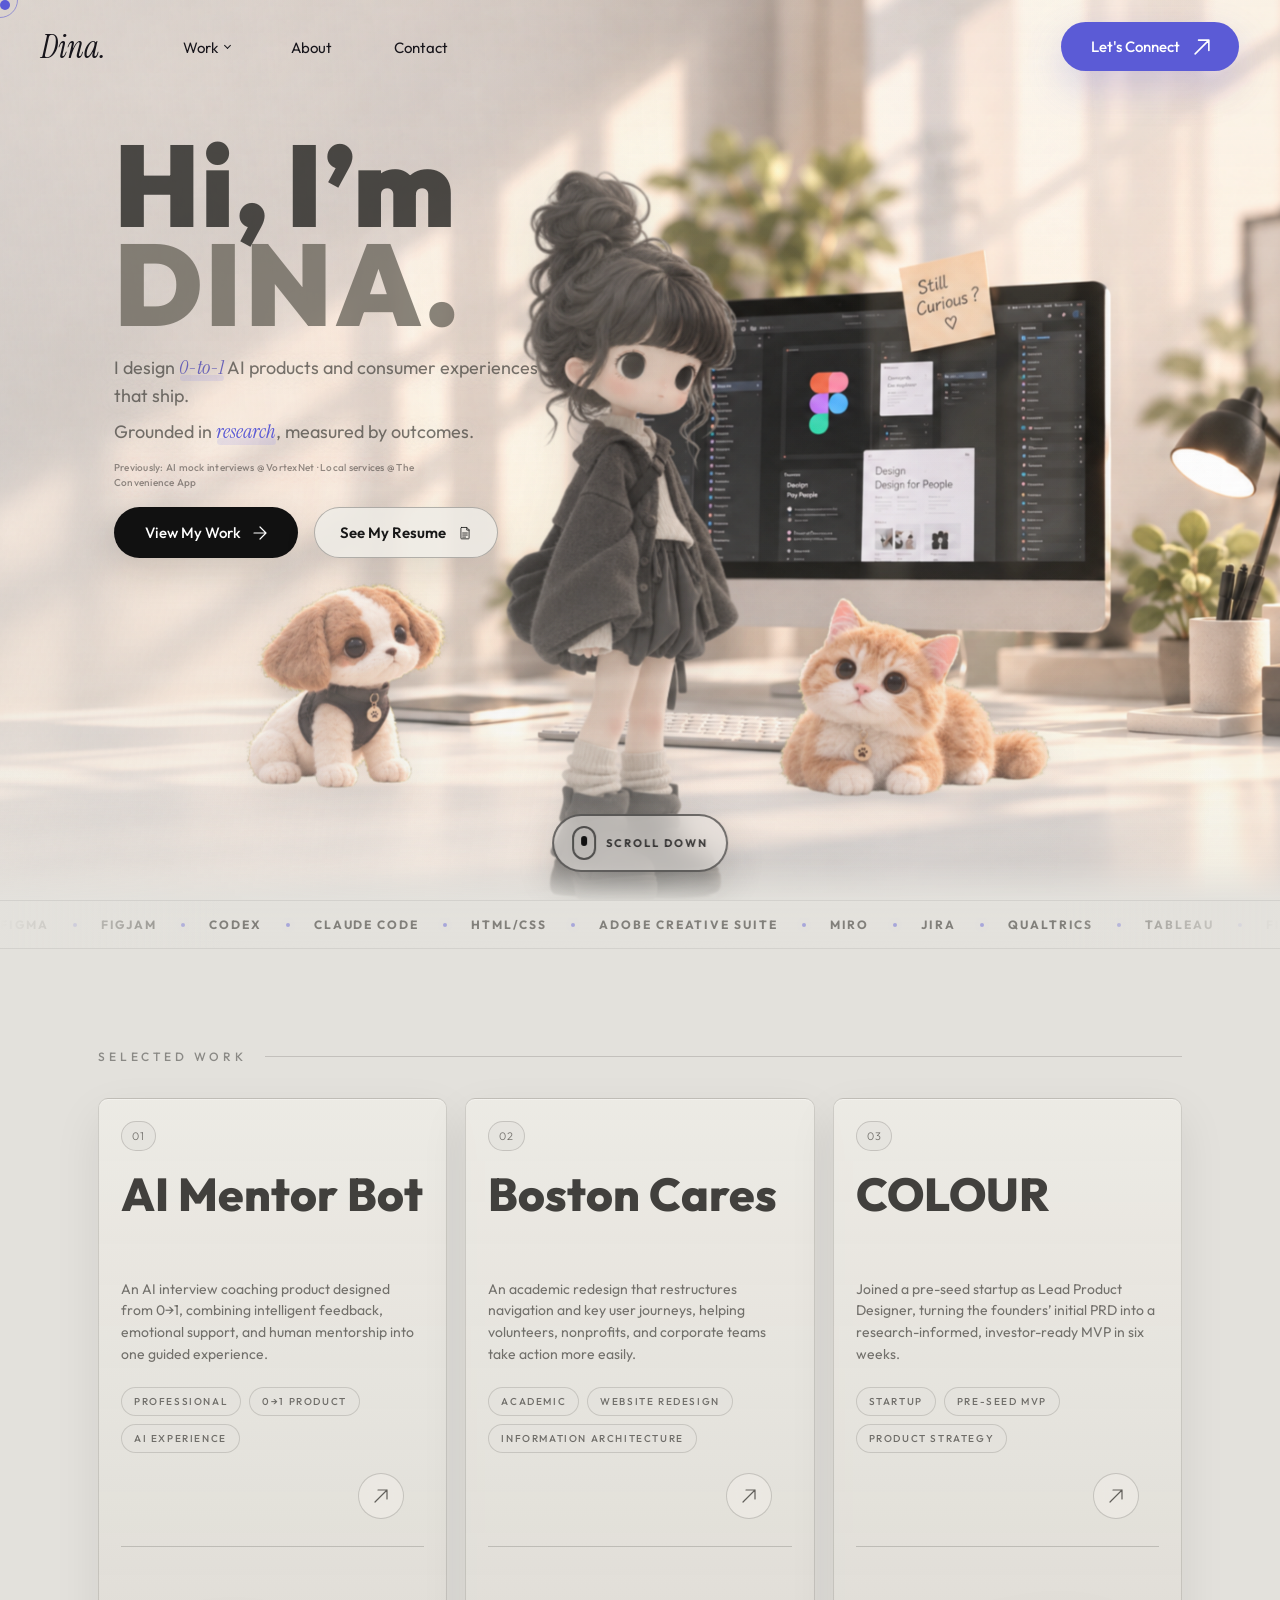
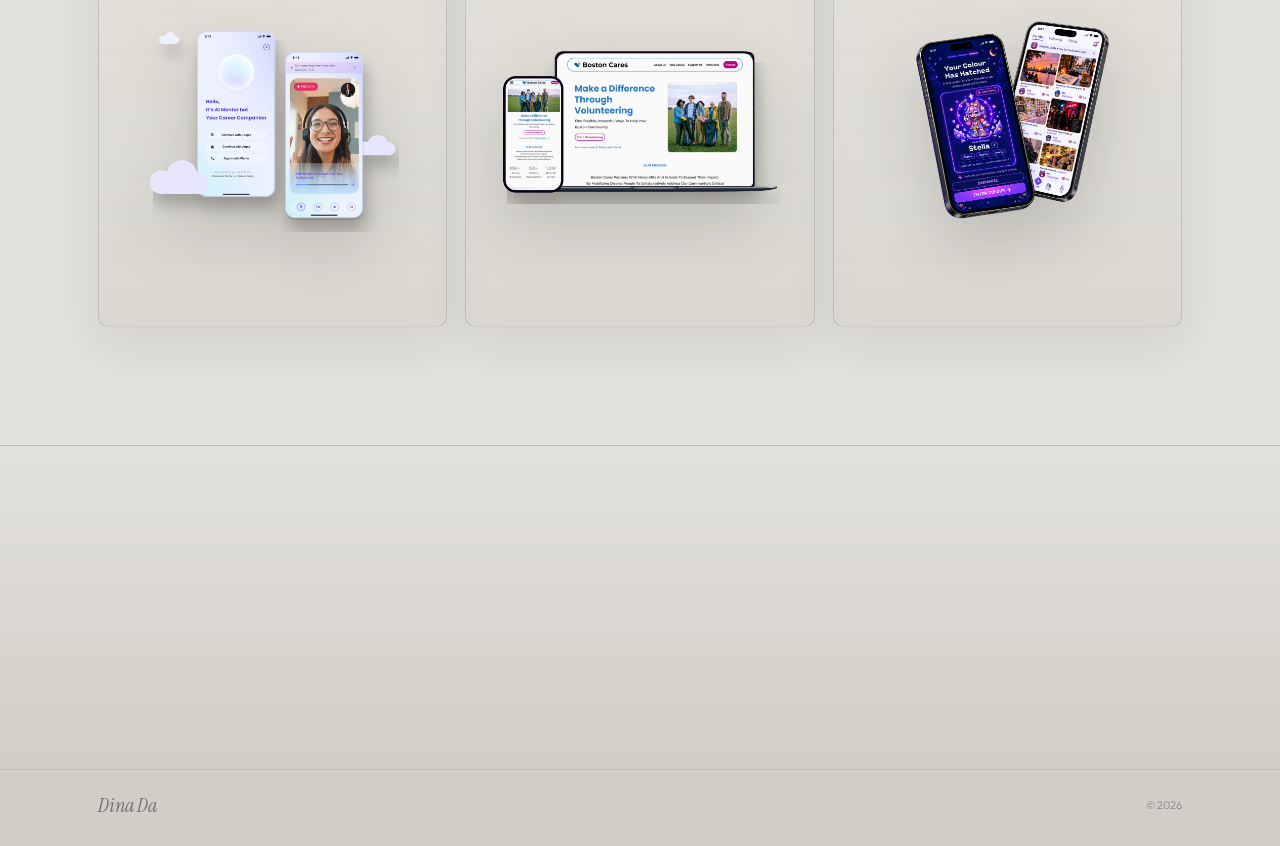
<file: index.html>
<!DOCTYPE html>
<html lang="en">
  <head>
  <meta charset="UTF-8" />
  <meta name="viewport" content="width=device-width, initial-scale=1.0" />
    <link rel="icon" type="image/png" href="favicon1.png">
  <title>Dina (Yujie) Da | Product Designer | Northeastern University</title> <meta name="description" content="Portfolio of Dina Da. Product designer specializing in AI products, design systems, and human-centered digital experiences. Master of Professional Studies in Digital Media, Northeastern University." /> <meta name="author" content="Dina Da" />

    <!-- Google Analytics -->
<script async src="https://www.googletagmanager.com/gtag/js?id=G-WJYXNTRF2K"></script>
<script>
  window.dataLayer = window.dataLayer || [];
  function gtag(){dataLayer.push(arguments);}
  gtag('js', new Date());
  gtag('config', 'G-WJYXNTRF2K');
</script>
  <link rel="preconnect" href="https://fonts.googleapis.com">
  <link rel="preconnect" href="https://fonts.gstatic.com" crossorigin>
  <link href="https://fonts.googleapis.com/css2?family=Instrument+Serif:ital@0;1&family=Outfit:wght@300;400;500;600;700;800;900&display=swap" rel="stylesheet">
  <style>
    *, *::before, *::after { box-sizing: border-box; margin: 0; padding: 0; }
    :root {
      --cream: #E3E1DC; --cream-dark: #D7D4CD; --footer-wash: #D1CEC7; --ink: #1A1814;
      --ink-light: #6B6560; --ink-faint: #A9A49E;
      --indigo: #5B5BD6; --indigo-deep: #4C4BC8; --indigo-light: #8B8BE8; --rose: #E8756A; --amber: #D4A847;
      --toy-ink: #191817; --toy-muted: #716D66; --toy-dina: #6F6A60;
      --serif: 'Instrument Serif', Georgia, serif; --sans: 'Outfit', sans-serif;
    }
    html { scroll-behavior: smooth; }
    body {
      background: var(--cream);
      color: var(--ink);
      font-family: var(--sans);
      font-weight: 300;
      overflow-x: hidden;
      cursor: none;
    }
    #cur { position: fixed; width: 10px; height: 10px; background: #5B5BD6; border-radius: 50%; pointer-events: none; z-index: 99999; top: 0; left: 0; }
    #cur-ring { position: fixed; width: 36px; height: 36px; border: 1.5px solid rgba(91,91,214,0.55); border-radius: 50%; pointer-events: none; z-index: 99998; top: 0; left: 0; transition: width 0.2s, height 0.2s; }
    nav { position: fixed; top: 0; left: 0; right: 0; z-index: 1000; padding: 22px 0; transition: background 0.4s, padding 0.4s, border-color 0.4s; }
    nav.scrolled { background: rgba(227,225,220,0.5); backdrop-filter: blur(18px); padding: 14px 0; border-bottom: 1px solid rgba(26,24,20,0.05); }
    .nav-inner { max-width: none; margin: 0 auto; padding: 0 clamp(24px,3.2vw,52px); display: grid; grid-template-columns: auto 1fr auto; gap: clamp(30px,6vw,96px); align-items: center; }
    .nav-name { font-family: var(--serif); font-size: 32px; font-style: italic; font-weight: 400; line-height: 1; text-decoration: none; color: #17151b; cursor: none; }
    .nav-links { display: flex; gap: clamp(28px,4.8vw,72px); list-style: none; justify-self: start; }
    .nav-links a { font-family: var(--sans); font-size: 15px; font-weight: 400; letter-spacing: 0; text-transform: none; color: #17151b; text-decoration: none; transition: color 0.2s; position: relative; cursor: none; }
    .nav-links button { font-family: var(--sans); font-size: 15px; font-weight: 400; letter-spacing: 0; color: #17151b; border: 0; background: transparent; cursor: none; }
    .nav-links a::after { content: ''; position: absolute; bottom: -2px; left: 0; width: 0; height: 1px; background: var(--indigo); transition: width 0.3s; }
    .nav-links a:hover { color: var(--indigo); }
    .nav-links a:hover::after { width: 100%; }
    .nav-work { position: relative; }
    .nav-work-toggle { display: inline-flex; align-items: center; gap: 7px; padding: 0; transition: color 0.2s; }
    .nav-work-toggle::after { content: ''; width: 5px; height: 5px; border-right: 1.5px solid currentColor; border-bottom: 1.5px solid currentColor; transform: translateY(-2px) rotate(45deg); transition: transform 0.22s; }
    .nav-work.is-open .nav-work-toggle,
    .nav-work-toggle:hover { color: var(--indigo); }
    .nav-work.is-open .nav-work-toggle::after { transform: translateY(1px) rotate(225deg); }
    .work-menu { position: absolute; left: -18px; top: calc(100% + 16px); min-width: 178px; padding: 10px; border: 1px solid rgba(26,24,20,0.12); border-radius: 14px; background: rgba(238,236,230,0.84); backdrop-filter: blur(18px); box-shadow: 0 20px 48px rgba(26,24,20,0.12); opacity: 0; transform: translateY(-6px); pointer-events: none; transition: opacity 0.22s, transform 0.22s; }
    .nav-work.is-open .work-menu { opacity: 1; transform: translateY(0); pointer-events: auto; }
    .work-menu a { display: flex; align-items: center; justify-content: space-between; padding: 10px 11px; border-radius: 10px; color: rgba(28,27,25,0.72); font-size: 13px; font-weight: 500; white-space: nowrap; }
    .work-menu a::after { content: ''; position: static; width: 6px; height: 6px; border-right: 1.4px solid currentColor; border-top: 1.4px solid currentColor; background: transparent; transform: rotate(45deg); opacity: 0.45; transition: opacity 0.2s, transform 0.2s; }
    .work-menu a:hover { color: var(--indigo); background: rgba(91,91,214,0.08); }
    .work-menu a:hover::after { width: 6px; opacity: 1; transform: translateX(2px) rotate(45deg); }
    .nav-connect { display: inline-flex; align-items: center; gap: 14px; justify-self: end; padding: 15px 24px; min-width: 178px; justify-content: center; border-radius: 999px; background: var(--indigo); color: #fff; font-size: 15px; font-weight: 500; text-decoration: none; box-shadow: 0 16px 38px rgba(91,91,214,0.22); transition: transform 0.22s, background 0.22s, box-shadow 0.22s; cursor: none; }
    .nav-connect:hover { transform: translateY(-1px); background: var(--indigo-deep); box-shadow: 0 20px 46px rgba(91,91,214,0.28); }
    .nav-connect:active { transform: scale(0.98); }
    .nav-toggle { display: none; width: 44px; height: 44px; border: 1px solid rgba(26,24,20,0.14); border-radius: 50%; background: rgba(238,236,230,0.74); color: #17151b; align-items: center; justify-content: center; padding: 0; backdrop-filter: blur(14px); transition: background 0.22s, border-color 0.22s, color 0.22s, transform 0.22s; cursor: none; }
    .nav-toggle:hover { color: var(--indigo); border-color: rgba(91,91,214,0.36); transform: translateY(-1px); }
    .nav-toggle-lines { width: 18px; height: 12px; position: relative; display: block; }
    .nav-toggle-lines::before,
    .nav-toggle-lines::after { content: ''; position: absolute; left: 0; width: 18px; height: 1.6px; border-radius: 999px; background: currentColor; transition: transform 0.22s, top 0.22s; }
    .nav-toggle-lines::before { top: 1px; }
    .nav-toggle-lines::after { top: 10px; }
    nav.mobile-open .nav-toggle-lines::before { top: 6px; transform: rotate(45deg); }
    nav.mobile-open .nav-toggle-lines::after { top: 6px; transform: rotate(-45deg); }
    .mobile-menu { display: none; }
    .hero-section {
      min-height: 100svh;
      display: flex;
      align-items: center;
      padding: 0;
      position: relative;
      overflow: hidden;
      background: var(--cream);
    }
    .hero-section::before {
      content: '';
      position: absolute;
      inset: 0;
      background:
        linear-gradient(90deg, rgba(227,225,220,0.34) 0%, rgba(227,225,220,0.12) 28%, rgba(227,225,220,0.02) 56%, rgba(227,225,220,0) 100%),
        linear-gradient(180deg, rgba(227,225,220,0.12) 0%, rgba(227,225,220,0) 46%, rgba(227,225,220,0.26) 100%);
      pointer-events: none;
      z-index: 1;
    }
    .hero-bottom-fade {
      position: absolute;
      left: 0;
      right: 0;
      bottom: -1px;
      height: 132px;
      background: linear-gradient(180deg, rgba(227,225,220,0) 0%, rgba(227,225,220,0.22) 70%, var(--cream) 100%);
      pointer-events: none;
      z-index: 1;
    }
    .hero-inner { max-width: none; margin: 0 auto; padding: clamp(128px,15svh,154px) clamp(34px,8.9vw,146px) 112px; width: 100%; min-height: 100svh; display: flex; align-items: flex-start; position: relative; z-index: 5; pointer-events: none; }
    .hero-content { position: relative; z-index: 6; max-width: 500px; mix-blend-mode: multiply; pointer-events: auto; }
    .hero-eyebrow { display: none; }
    @keyframes shimmer {
      0% { background-position: 200% center; }
      100% { background-position: -200% center; }
    }
    .hero-name { font-family: var(--sans); font-size: clamp(90px,9vw,162px); font-weight: 900; line-height: 0.86; letter-spacing: 0.01em; color: rgba(28,27,25,0.76); margin-bottom: 18px; max-width: 500px; text-transform: none; opacity: 0; transform: translate3d(-10px,20px,0); animation: heroTextIn 0.7s cubic-bezier(0.16,1,0.3,1) 0.1s both; }
    .hero-name-line { display: inline-flex; align-items: baseline; gap: 0.14em; }
    .hero-name em { display: block; font-family: inherit; font-style: normal; color: rgba(111,106,96,0.82); letter-spacing: 0.025em; transition: color 0.3s, text-shadow 0.3s; text-transform: uppercase; }
    .hero-name em:hover { color: var(--indigo); text-shadow: 0 16px 46px rgba(91,91,214,0.22); cursor: none; }
    .hero-desc { display: inline-block; font-size: clamp(18px,1.35vw,22px); font-weight: 400; line-height: 1.48; color: rgba(58,56,52,0.68); max-width: 440px; margin-bottom: 16px; padding: 2px 8px 4px 0; text-shadow: 0 1px 16px rgba(227,225,220,0.72); opacity: 0; transform: translate3d(-6px,16px,0); animation: heroTextIn 0.6s cubic-bezier(0.16,1,0.3,1) 0.25s both; }
    .hero-desc-line { display: block; }
    .hero-desc-line + .hero-desc-line { margin-top: 7px; }
    .glow-word { display: inline-block; position: relative; font-family: var(--serif); font-style: italic; font-size: 1.12em; font-weight: 500; color: #6862B8; text-shadow: 0 10px 26px rgba(91,91,214,0.14); transition: color 0.24s, text-shadow 0.24s; }
    .glow-word::after { content: ''; position: absolute; left: 0.04em; right: 0.02em; bottom: 0.08em; height: 0.34em; border-radius: 999px; background: rgba(139,139,232,0.16); z-index: -1; transition: background 0.24s, transform 0.24s; }
    .glow-word.ai { color: #5B5BD6; }
    .glow-word:hover { color: var(--indigo); text-shadow: 0 12px 32px rgba(91,91,214,0.24); }
    .glow-word:hover::after { background: rgba(139,139,232,0.24); transform: translateY(-1px); }
    .hero-note { max-width: 360px; margin: -5px 0 17px; padding: 0; border: 0; background: transparent; box-shadow: none; font-size: clamp(10px,0.72vw,11.5px); font-weight: 500; line-height: 1.45; letter-spacing: 0.025em; color: rgba(28,27,25,0.46); text-shadow: 0 1px 14px rgba(238,236,230,0.72); opacity: 0; transform: translate3d(-4px,10px,0); animation: heroTextIn 0.54s cubic-bezier(0.16,1,0.3,1) 0.34s both; }
    .hero-tags { display: none; }
    .hero-tag { font-size: 12px; padding: 6px 13px; border-radius: 20px; border: 1px solid rgba(26,24,20,0.15); color: var(--ink-light); }
    .hero-cta-row { display: flex; align-items: center; gap: 16px; flex-wrap: wrap; opacity: 0; transform: translate3d(-4px,14px,0); animation: heroTextIn 0.56s cubic-bezier(0.16,1,0.3,1) 0.4s both; }
    .hero-cta { display: inline-flex; align-items: center; gap: 12px; padding: 16px 31px; background: #111; color: #fff; font-size: 15px; font-weight: 500; letter-spacing: 0; text-transform: none; text-decoration: none; border-radius: 100px; box-shadow: 0 14px 34px rgba(17,17,17,0.16); transition: background 0.22s, transform 0.22s, box-shadow 0.22s; cursor: none; }
    .hero-cta:hover { background: var(--indigo); transform: translateY(-1px) scale(1.02); box-shadow: 0 18px 42px rgba(91,91,214,0.26); }
    .hero-cta:active { transform: translateY(0) scale(0.98); }
    .hero-cta svg { transition: transform 0.2s; }
    .hero-cta:hover svg { transform: translateX(3px); }
    .hero-cta-outline { display: inline-flex; align-items: center; gap: 12px; padding: 15px 25px; background: rgba(238,236,230,0.86); color: #171717; border: 1px solid rgba(17,17,17,0.28); font-size: 15px; font-weight: 600; letter-spacing: 0; text-transform: none; text-decoration: none; border-radius: 100px; backdrop-filter: blur(12px); box-shadow: 0 14px 34px rgba(17,17,17,0.1); transition: border-color 0.22s, color 0.22s, transform 0.22s, background 0.22s, box-shadow 0.22s; cursor: none; }
    .hero-cta-outline:hover { border-color: rgba(91,91,214,0.72); color: var(--indigo); background: rgba(246,244,238,0.94); box-shadow: 0 18px 40px rgba(91,91,214,0.14); transform: translateY(-1px); }
    .hero-cta-outline:active { transform: scale(0.98); }

    .hero-visual { opacity: 1; transform: none; position: absolute; inset: 0; display: block; z-index: 0; }
    .hero-art-shell {
      position: absolute;
      inset: 0;
      width: 100%;
      height: 100%;
      margin: 0;
      transform: scale(1.03);
      will-change: transform;
    }
    .hero-layer {
      position: absolute;
      inset: 0;
      width: 100%;
      height: 100%;
      display: block;
      object-fit: cover;
      object-position: center center;
      transform: translateZ(0);
    }
    .hero-scene-image {
      z-index: 0;
    }
    .hero-character-layer {
      position: absolute;
      inset: 0;
      width: 100%;
      height: 100%;
      display: block;
      object-fit: cover;
      object-position: center center;
      z-index: 1;
      pointer-events: none;
      transform: translate3d(0,0,0);
      filter: drop-shadow(0 18px 22px rgba(26,24,20,0.1)) saturate(0.98) contrast(0.98);
      transition: opacity 0.34s cubic-bezier(0.16,1,0.3,1), transform 0.42s cubic-bezier(0.16,1,0.3,1), filter 0.34s;
    }
    .hero-character-layer.girl-layer {
      inset: auto;
      left: 49%;
      bottom: -2px;
      width: auto;
      height: min(82svh, 760px);
      object-fit: contain;
      object-position: center bottom;
      opacity: 1;
      transform: translate3d(-50%,0,0);
      transform-origin: 50% 88%;
      filter: drop-shadow(0 18px 22px rgba(26,24,20,0.1)) saturate(0.98) contrast(0.98);
    }
    .hero-character-layer.dog-layer { filter: drop-shadow(0 12px 16px rgba(26,24,20,0.1)) saturate(0.98) contrast(0.98); }
    .hero-character-layer.cat-layer { filter: drop-shadow(0 12px 16px rgba(26,24,20,0.1)) saturate(0.98) contrast(0.98); }
    .hero-character-layer.cat-layer { transform: translate3d(62px,8px,0); }
    .hero-art-shell.is-girl-active .girl-layer { transform: translate3d(-50%,-2px,0) scale(1.004); filter: drop-shadow(0 18px 22px rgba(26,24,20,0.1)) saturate(1) contrast(0.99); }
    .hero-art-shell.is-dog-active .dog-layer { transform: translate3d(2px,0,0) scale(1.001); filter: drop-shadow(0 12px 16px rgba(26,24,20,0.1)) saturate(1) contrast(0.99); }
    .hero-art-shell.is-cat-active .cat-layer { transform: translate3d(60px,6px,0) scale(1.001); filter: drop-shadow(0 12px 16px rgba(26,24,20,0.1)) saturate(1) contrast(0.99); }
    .hero-light-layer { z-index: 2; opacity: 0.62; mix-blend-mode: screen; pointer-events: none; }
    .hero-motion-zone {
      position: absolute;
      z-index: 4;
      background: transparent;
      cursor: none;
    }
    .zone-dog { left: 8%; top: 58%; width: 23%; height: 30%; }
    .zone-cat { left: 58%; top: 58%; width: 23%; height: 30%; }
    .zone-girl { left: 37%; top: 8%; width: 24%; height: 78%; }
    .scroll-indicator { position: absolute; left: 50%; bottom: 28px; min-width: 156px; height: 58px; padding: 0 18px 0 52px; transform: translateX(-50%); display: inline-flex; align-items: center; justify-content: center; z-index: 6; border: 2px solid rgba(17,17,17,0.56); border-radius: 999px; background: rgba(227,225,220,0.58); backdrop-filter: blur(12px); box-shadow: 0 16px 42px rgba(17,17,17,0.16); cursor: none; opacity: 0; animation: scrollIndicatorIn 0.55s cubic-bezier(0.16,1,0.3,1) 0.65s both; transition: transform 0.22s, background 0.22s, border-color 0.22s; }
    .scroll-indicator:hover { transform: translateX(-50%) translateY(-2px); background: rgba(238,236,230,0.78); border-color: rgba(91,91,214,0.62); }
    .scroll-indicator::before { content: ''; position: absolute; left: 18px; top: 50%; width: 24px; height: 34px; border: 2px solid rgba(17,17,17,0.64); border-radius: 999px; transform: translateY(-50%); }
    .scroll-indicator::after { content: ''; position: absolute; left: 30px; top: 20px; width: 6px; height: 10px; border-radius: 999px; background: #111; transform: translateX(-50%); animation: scrollCue 1.35s cubic-bezier(0.65,0,0.35,1) infinite; }
    .scroll-line { display: none; }
    .scroll-text { display: block; font-size: 11px; font-weight: 700; letter-spacing: 0.18em; text-transform: uppercase; color: rgba(17,17,17,0.78); white-space: nowrap; }

    @keyframes heroTextIn {
      to { opacity: 1; transform: translate3d(0,0,0); }
    }
    @keyframes scrollIndicatorIn {
      from { opacity: 0; transform: translate(-50%, 12px); }
      to { opacity: 1; transform: translate(-50%, 0); }
    }
    .tools-strip {
      position: relative;
      z-index: 4;
      overflow: hidden;
      padding: 16px 0;
      background: linear-gradient(180deg, rgba(227,225,220,0.96) 0%, var(--cream) 100%);
      border-top: 1px solid rgba(28,27,25,0.08);
      border-bottom: 1px solid rgba(28,27,25,0.08);
      color: rgba(58,56,52,0.58);
      white-space: nowrap;
    }
    .tools-strip::before,
    .tools-strip::after {
      content: '';
      position: absolute;
      top: 0;
      bottom: 0;
      width: min(18vw, 220px);
      z-index: 2;
      pointer-events: none;
    }
    .tools-strip::before { left: 0; background: linear-gradient(90deg, var(--cream), rgba(227,225,220,0)); }
    .tools-strip::after { right: 0; background: linear-gradient(270deg, var(--cream), rgba(227,225,220,0)); }
    .tools-track {
      display: flex;
      width: max-content;
      align-items: center;
      animation: toolsMarquee 34s linear infinite;
      will-change: transform;
    }
    .tools-group {
      display: flex;
      align-items: center;
      gap: 24px;
      padding-right: 24px;
    }
    .tools-group span {
      display: inline-flex;
      align-items: center;
      gap: 24px;
      font-size: 12px;
      font-weight: 700;
      letter-spacing: 0.16em;
      text-transform: uppercase;
    }
    .tools-group span::after {
      content: '';
      width: 4px;
      height: 4px;
      border-radius: 999px;
      background: rgba(91,91,214,0.44);
      box-shadow: 0 0 18px rgba(91,91,214,0.2);
    }
    @keyframes toolsMarquee {
      from { transform: translate3d(0,0,0); }
      to { transform: translate3d(-50%,0,0); }
    }
    @media (prefers-reduced-motion: reduce) {
      .hero-content,
      .hero-name,
      .hero-desc,
      .hero-note,
      .hero-cta-row,
      .hero-visual,
      .hero-art-shell,
      .hero-character-layer,
      .hero-light-layer,
      .hero-eyebrow,
      .glow-word {
        animation: none !important;
        opacity: 1 !important;
        transform: none !important;
      }
      .scroll-indicator {
        animation: none !important;
        opacity: 1 !important;
        transform: translateX(-50%) !important;
      }
      .tools-track { animation: none !important; }
      .hero-motion-zone { display: none; }
    }

    @keyframes scrollCue { 0% { opacity: 0; transform: translate(-50%, -7px); } 22% { opacity: 1; } 100% { opacity: 0; transform: translate(-50%, 12px); } }
    section { padding: 120px 0; }
    #projects { padding: 100px 0 118px; margin-top: 0; background: var(--cream); }
    .section-inner { max-width: 1200px; margin: 0 auto; padding: 0 clamp(28px,4.6vw,58px); }
    .section-label { font-family: var(--sans); font-size: 12px; font-weight: 500; letter-spacing: 0.32em; text-transform: uppercase; color: rgba(25,24,22,0.44); margin-bottom: 44px; display: flex; align-items: center; gap: 18px; }
    #projects .section-label { margin-bottom: 34px; }
    .section-label::after { content: ''; flex: 1; height: 1px; background: rgba(26,24,20,0.16); }
    .projects-list { display: grid; grid-template-columns: repeat(3, minmax(0, 1fr)); gap: 18px; align-items: stretch; }
    .project-card { min-height: 620px; display: grid; grid-template-rows: auto 1fr; border: 1px solid rgba(26,24,20,0.14); border-radius: 10px; padding: 22px; text-decoration: none; color: inherit; position: relative; overflow: hidden; background: linear-gradient(180deg, rgba(238,236,230,0.82), rgba(215,212,205,0.74)); box-shadow: inset 0 1px 0 rgba(255,255,255,0.34), 0 18px 48px rgba(26,24,20,0.08); transition: transform 0.35s cubic-bezier(0.16,1,0.3,1), box-shadow 0.35s, border-color 0.35s; align-items: start; cursor: none; }
    .project-card::before { content: ''; position: absolute; left: 22px; right: 22px; top: 54%; height: 1px; background: rgba(26,24,20,0.18); z-index: 0; }
    .project-card:hover { transform: translateY(-8px); border-color: rgba(91,91,214,0.34); box-shadow: inset 0 1px 0 rgba(255,255,255,0.42), 0 28px 72px rgba(26,24,20,0.14); }
    .project-left { position: relative; z-index: 2; padding-right: 0; }
    .project-number { width: fit-content; font-family: var(--sans); font-size: 11px; color: rgba(26,24,20,0.56); letter-spacing: 0.08em; margin-bottom: 22px; padding: 7px 10px; border: 1px solid rgba(26,24,20,0.16); border-radius: 999px; background: rgba(227,225,220,0.62); }
    .project-title { font-family: var(--sans); font-size: clamp(32px,3.6vw,50px); font-weight: 800; line-height: 0.95; letter-spacing: 0; color: rgba(28,27,25,0.82); min-height: calc(clamp(32px,3.6vw,50px) * 1.9); margin-bottom: 18px; transition: color 0.3s; }
    .project-card:hover .project-title { color: var(--indigo); }
    .project-desc { font-size: 14px; font-weight: 400; line-height: 1.55; color: rgba(58,56,52,0.68); max-width: 360px; margin-bottom: 22px; }
    .project-tags { display: flex; gap: 8px; flex-wrap: wrap; }
    .tag { font-size: 10px; font-weight: 500; letter-spacing: 0.16em; text-transform: uppercase; color: rgba(26,24,20,0.58); border: 1px solid rgba(26,24,20,0.14); padding: 7px 12px; border-radius: 100px; background: rgba(227,225,220,0.44); transition: background 0.3s, color 0.3s, border-color 0.3s; }
    .project-card:hover .tag { background: rgba(91,91,214,0.1); color: var(--indigo); border-color: rgba(91,91,214,0.34); }
    .project-right { position: relative; z-index: 1; display: flex; justify-content: center; align-items: end; min-height: 300px; padding: 34px 0 34px; }
    .project-image { width: 100%; max-width: 340px; aspect-ratio: 4/5; border-radius: 8px; overflow: visible; transition: transform 0.5s cubic-bezier(0.16,1,0.3,1), filter 0.5s; filter: drop-shadow(0 28px 32px rgba(26,24,20,0.16)); }
    .project-image img { border-radius: 8px; }
    .project-card:hover .project-image { transform: scale(1.035) translateY(-8px) rotate(-1deg); filter: drop-shadow(0 36px 42px rgba(26,24,20,0.2)); }
    .project-arrow { position: absolute; top: 20px; right: 20px; width: 46px; height: 46px; border: 1px solid rgba(26,24,20,0.18); border-radius: 50%; display: flex; align-items: center; justify-content: center; color: rgba(26,24,20,0.66); transition: all 0.3s; z-index: 3; background: rgba(238,236,230,0.7); backdrop-filter: blur(8px); }
    .project-card:hover .project-arrow { background: var(--indigo); border-color: var(--indigo); color: white; transform: rotate(45deg); }
    #contact { background: linear-gradient(180deg, var(--cream) 0%, var(--footer-wash) 100%); color: var(--ink); padding: 86px 0 54px; border-top: 1px solid rgba(26,24,20,0.12); position: relative; }
    .contact-inner { max-width: 1200px; margin: 0 auto; padding: 0 clamp(28px,4.6vw,58px); display: grid; grid-template-columns: minmax(0, 1fr) auto; gap: 42px; justify-content: space-between; align-items: end; }
    .contact-copy { display: flex; flex-direction: column; gap: 18px; }
    .contact-kicker { font-size: 10px; font-weight: 700; letter-spacing: 0.3em; text-transform: uppercase; color: rgba(26,24,20,0.36); }
    .contact-heading { font-family: var(--sans); font-size: clamp(36px,4.6vw,68px); font-weight: 900; line-height: 0.94; letter-spacing: 0; color: rgba(28,27,25,0.78); max-width: 660px; transition: color 0.28s, text-shadow 0.28s; cursor: none; }
    .contact-heading:hover { color: var(--indigo); text-shadow: 0 16px 42px rgba(91,91,214,0.16); }
    .contact-subtitle { font-family: var(--sans); font-size: clamp(16px,1.5vw,22px); font-weight: 500; line-height: 1.2; color: rgba(28,27,25,0.5); max-width: 360px; transition: color 0.28s, transform 0.28s; cursor: none; }
    .contact-subtitle:hover { color: var(--indigo); transform: translateX(2px); }
    .contact-right { display: flex; flex-direction: column; align-items: flex-end; gap: 24px; }
    .contact-email { display: inline-flex; align-items: center; gap: 10px; font-family: var(--sans); font-size: 20px; font-weight: 600; color: rgba(28,27,25,0.82); text-decoration: none; cursor: none; position: relative; }
.contact-email::after { content: ''; position: absolute; bottom: -2px; left: 0; width: 0; height: 1px; background: var(--indigo); transition: width 0.3s; }
.contact-email:hover { color: var(--indigo); }
.contact-email:hover::after { width: 100%; }
.contact-email svg { color: currentColor; flex-shrink: 0; }
.contact-links { display: flex; gap: 20px; }
.contact-link { display: inline-flex; align-items: center; gap: 8px; font-size: 12px; font-weight: 600; letter-spacing: 0.14em; text-transform: uppercase; color: rgba(28,27,25,0.62); text-decoration: none; transition: color 0.3s; cursor: none; position: relative; }
.contact-link::after { content: ''; position: absolute; bottom: -2px; left: 0; width: 0; height: 1px; background: var(--indigo); transition: width 0.3s; }
.contact-link:hover { color: var(--indigo); }
.contact-link:hover::after { width: 100%; }
    footer { background: var(--footer-wash); border-top: 1px solid rgba(26,24,20,0.1); padding: 22px 0 28px; }
    .footer-inner { max-width: 1200px; margin: 0 auto; padding: 0 clamp(28px,4.6vw,58px); display: flex; justify-content: space-between; align-items: center; }
    .footer-name { font-family: var(--serif); font-style: italic; font-size: 20px; color: rgba(28,27,25,0.52); }
    .footer-copy { font-size: 11px; color: rgba(28,27,25,0.42); }
    @keyframes fadeUp { to { opacity: 1; transform: translateY(0); } }
    @keyframes blobFloat2 { 0%,100% { transform: none; } 50% { transform: translateY(-12px); } }
    @keyframes blobFloat3 { 0%,100% { transform: none; } 50% { transform: translateY(-8px); } }
    @keyframes scrollAnim { 0% { top: -100%; } 100% { top: 100%; } }
    .reveal { transition: opacity 0.8s ease, transform 0.8s ease; }
    .reveal.hidden { opacity: 0; transform: translateY(20px); }
    @media (max-width: 900px) {
      nav { padding: 18px 0; }
      .nav-inner { padding: 0 22px; display: flex; justify-content: space-between; gap: 18px; }
      .nav-name { font-size: 28px; }
      .nav-links { display: none; }
      .nav-connect { min-width: 0; padding: 12px 15px; font-size: 13px; margin-left: auto; }
      .nav-toggle { display: inline-flex; flex-shrink: 0; }
      .mobile-menu { position: absolute; left: 22px; right: 22px; top: calc(100% + 12px); display: flex; flex-direction: column; gap: 2px; padding: 12px; border: 1px solid rgba(26,24,20,0.12); border-radius: 14px; background: rgba(238,236,230,0.9); backdrop-filter: blur(18px); box-shadow: 0 24px 58px rgba(26,24,20,0.14); opacity: 0; transform: translateY(-8px); pointer-events: none; transition: opacity 0.22s, transform 0.22s; }
      nav.mobile-open .mobile-menu { opacity: 1; transform: translateY(0); pointer-events: auto; }
      .mobile-menu a { display: flex; align-items: center; justify-content: space-between; padding: 12px 12px; border-radius: 10px; color: rgba(28,27,25,0.72); font-size: 14px; font-weight: 600; text-decoration: none; }
      .mobile-menu a:hover { color: var(--indigo); background: rgba(91,91,214,0.08); }
      .mobile-menu .mobile-project { font-size: 13px; font-weight: 500; color: rgba(28,27,25,0.56); padding-left: 22px; }
      .hero-section { min-height: 100svh; padding: 0; background: var(--cream); }
      .hero-section::before {
        background:
          linear-gradient(180deg, rgba(227,225,220,0.9) 0%, rgba(227,225,220,0.62) 34%, rgba(227,225,220,0.2) 100%),
          linear-gradient(90deg, rgba(227,225,220,0.78) 0%, rgba(227,225,220,0.18) 100%);
      }
      .hero-bottom-fade { height: 110px; }
      .hero-inner { min-height: 100svh; padding: 106px 24px 94px; align-items: flex-start; }
      .hero-eyebrow { font-size: 13px; margin-bottom: 28px; }
      .hero-name { font-size: clamp(64px,20vw,96px); margin-bottom: 18px; max-width: 310px; }
      .hero-desc { font-size: 16px; max-width: min(315px, 88vw); margin-bottom: 14px; color: rgba(58,56,52,0.7); }
      .hero-note { max-width: min(290px, 84vw); margin: -4px 0 14px; padding: 0; font-size: 10.5px; }
      .hero-tags { gap: 7px; margin-top: 20px; margin-bottom: 36px; }
      .hero-tag { font-size: 11px; padding: 5px 13px; }
      .hero-cta-row { gap: 10px; }
      .hero-cta, .hero-cta-outline { gap: 10px; padding: 13px 17px; font-size: 12px; }
      .hero-scene-image { object-position: 55% center; }
      .hero-character-layer.girl-layer { left: 54%; bottom: 20px; height: min(66svh, 560px); }
      .scroll-indicator { bottom: 26px; height: 46px; }
      .scroll-text { font-size: 9px; }
      .tools-strip { padding: 13px 0; }
      .tools-track { animation-duration: 24s; }
      .tools-group { gap: 18px; padding-right: 18px; }
      .tools-group span { gap: 18px; font-size: 10px; letter-spacing: 0.13em; }
      section { padding: 80px 0; }
      #projects { margin-top: 0; padding: 72px 0 84px; }
      #projects .section-label { margin-bottom: 28px; }
      .section-inner, .contact-inner, .footer-inner { padding: 0 24px; }
      .projects-list { grid-template-columns: 1fr; }
      .project-card { min-height: 560px; padding: 20px; }
      .project-card::before { left: 20px; right: 20px; top: 56%; }
      .project-card:hover { transform: translateY(-4px); }
      .project-title { font-size: clamp(34px,13vw,52px); min-height: 0; }
      .project-right { min-height: 260px; padding: 20px 0 34px; }
      .project-image { max-width: 310px; aspect-ratio: 4/4.5; }
      .contact-inner { grid-template-columns: 1fr; align-items: flex-start; gap: 42px; }
      .contact-heading { font-size: clamp(36px,11vw,54px); }
      .contact-subtitle { font-size: 16px; }
      .contact-right { align-items: flex-start; }
      .contact-links { flex-wrap: wrap; }
      body { cursor: auto; }
      #cur, #cur-ring { display: none; }
    }
    @media (min-width: 901px) and (max-width: 1180px) {
      .hero-inner { padding-top: clamp(118px,14svh,140px); padding-left: clamp(58px,9.5vw,106px); }
      .hero-name { font-size: clamp(82px,8.6vw,124px); max-width: 430px; }
      .hero-scene-image { object-position: 60% center; }
      .hero-character-layer.girl-layer { left: 51%; height: min(79svh, 700px); }
    }
  </style>
</head>
<body>
  <div id="cur"></div>
  <div id="cur-ring"></div>

  <nav id="nav">
    <div class="nav-inner">
      <a href="index.html" class="nav-name">Dina.</a>
      <ul class="nav-links">
        <li class="nav-work">
          <button class="nav-work-toggle" type="button" aria-expanded="false" aria-controls="work-menu">Work</button>
          <div class="work-menu" id="work-menu">
            <a href="ai-mentor-bot/">AI Mentor Bot</a>
            <a href="boston-cares/">Boston Cares</a>
            <a href="colour.html">COLOUR</a>
          </div>
        </li>
        <li><a href="about.html">About</a></li>
        <li><a href="#contact">Contact</a></li>
      </ul>
      <a href="mailto:dddina7788@gmail.com" class="nav-connect">Let's Connect <svg width="16" height="16" viewBox="0 0 14 14" fill="none"><path d="M1 13L13 1M13 1H4M13 1v9" stroke="currentColor" stroke-width="1.4" stroke-linecap="round"/></svg></a>
      <button class="nav-toggle" type="button" aria-label="Open navigation menu" aria-expanded="false" aria-controls="mobile-menu"><span class="nav-toggle-lines" aria-hidden="true"></span></button>
      <div class="mobile-menu" id="mobile-menu">
        <a href="#projects">Work</a>
        <a class="mobile-project" href="ai-mentor-bot/">AI Mentor Bot</a>
        <a class="mobile-project" href="boston-cares/">Boston Cares</a>
        <a class="mobile-project" href="colour.html">COLOUR</a>
        <a href="about.html">About</a>
        <a href="#contact">Contact</a>
        <a href="resume/Dina_Da_Product_Designer_Resume.pdf" target="_blank">Resume</a>
      </div>
    </div>
  </nav>

  <div class="hero-section" id="home">
    <div class="hero-visual" aria-hidden="true">
      <figure class="hero-art-shell">
        <img class="hero-layer hero-scene-image" src="images/hero/background_clean.png" alt="" fetchpriority="high" decoding="async" />
        <img class="hero-character-layer girl-layer" data-hero-sprite="girl" src="images/hero/girl_pose_01.png" alt="" decoding="sync" />
        <img class="hero-character-layer dog-layer" data-hero-sprite="dog" src="images/hero/dog_idle_01.png" alt="" decoding="sync" />
        <img class="hero-character-layer cat-layer" data-hero-sprite="cat" src="images/hero/cat_idle_01.png" alt="" decoding="sync" />
        <img class="hero-layer hero-light-layer" src="images/hero/light_shadow_overlay.png" alt="" decoding="async" />
      </figure>
    </div>
    <span class="hero-motion-zone zone-dog" data-hero-action="dog" aria-hidden="true"></span>
    <span class="hero-motion-zone zone-cat" data-hero-action="cat" aria-hidden="true"></span>
    <span class="hero-motion-zone zone-girl" data-hero-action="girl" aria-hidden="true"></span>
    <div class="hero-inner">
      <div class="hero-content">
        <p class="hero-eyebrow">Product Designer</p>
        <h1 class="hero-name"><span class="hero-name-line">Hi,<span>I&rsquo;m</span></span><br><em>DINA.</em></h1>
        <p class="hero-desc">
          <span class="hero-desc-line">I design <span class="glow-word">0-to-1</span> AI products and consumer experiences that ship.</span>
          <span class="hero-desc-line">Grounded in <span class="glow-word ai">research</span>, measured by outcomes.</span>
        </p>
        <p class="hero-note">Previously: AI mock interviews @ VortexNet · Local services @ The Convenience App</p>
        <div class="hero-tags">
          <span class="hero-tag">User Research</span>
          <span class="hero-tag">Interaction Design</span>
          <span class="hero-tag">Figma</span>
          <span class="hero-tag">Accessibility</span>
          <span class="hero-tag">Prototyping</span>
        </div>
        <div class="hero-cta-row">
          <a href="#projects" class="hero-cta">View My Work <svg width="14" height="14" viewBox="0 0 14 14" fill="none"><path d="M1 7h12M7 1l6 6-6 6" stroke="currentColor" stroke-width="1.2" stroke-linecap="round" stroke-linejoin="round"/></svg></a>
          <a href="resume/Dina_Da_Product_Designer_Resume.pdf" target="_blank" class="hero-cta-outline">See My Resume <svg width="14" height="14" viewBox="0 0 24 24" fill="none" stroke="currentColor" stroke-width="1.4" stroke-linecap="round" stroke-linejoin="round"><path d="M6 2.5h9l4 4V21a1 1 0 01-1 1H6a1 1 0 01-1-1V3.5a1 1 0 011-1z"/><path d="M15 2.5V7h4"/><line x1="8" y1="12" x2="16" y2="12"/><line x1="8" y1="15.5" x2="16" y2="15.5"/><line x1="8" y1="19" x2="13" y2="19"/></svg></a>
        </div>
      </div>
    </div>
    <div class="hero-bottom-fade" aria-hidden="true"></div>
    <div class="scroll-indicator" aria-hidden="true">
      <div class="scroll-line"></div>
      <span class="scroll-text">Scroll Down</span>
    </div>
  </div>

  <div class="tools-strip" aria-label="Tools Dina works with">
    <div class="tools-track">
      <div class="tools-group">
        <span>Figma</span>
        <span>FigJam</span>
        <span>Codex</span>
        <span>Claude Code</span>
        <span>HTML/CSS</span>
        <span>Adobe Creative Suite</span>
        <span>Miro</span>
        <span>Jira</span>
        <span>Qualtrics</span>
        <span>Tableau</span>
      </div>
      <div class="tools-group" aria-hidden="true">
        <span>Figma</span>
        <span>FigJam</span>
        <span>Codex</span>
        <span>Claude Code</span>
        <span>HTML/CSS</span>
        <span>Adobe Creative Suite</span>
        <span>Miro</span>
        <span>Jira</span>
        <span>Qualtrics</span>
        <span>Tableau</span>
      </div>
    </div>
  </div>

  <section id="projects">
    <div class="section-inner">
      <p class="section-label reveal">Selected Work</p>
      <div class="projects-list">
        <a href="ai-mentor-bot/" class="project-card reveal">
          <div class="project-left">
            <p class="project-number">01</p>
            <h2 class="project-title">AI Mentor Bot</h2>
            <p class="project-desc">An AI interview coaching product designed from 0→1, combining intelligent feedback, emotional support, and human mentorship into one guided experience.</p>
            <div class="project-tags"><span class="tag">Professional</span><span class="tag">0→1 Product</span><span class="tag">AI Experience</span></div>
          </div>
          <div class="project-right">
            <div class="project-image"><img src="images/covers/project1.png" alt="AI Mentor Bot" style="width:100%;height:100%;object-fit:cover;"></div>
            <div class="project-arrow"><svg width="14" height="14" viewBox="0 0 14 14" fill="none"><path d="M1 13L13 1M13 1H4M13 1v9" stroke="currentColor" stroke-width="1.2" stroke-linecap="round"/></svg></div>
          </div>
        </a>
        <a href="boston-cares/" class="project-card reveal">
          <div class="project-left">
            <p class="project-number">02</p>
            <h2 class="project-title">Boston Cares</h2>
            <p class="project-desc">An academic redesign that restructures navigation and key user journeys, helping volunteers, nonprofits, and corporate teams take action more easily.</p>
            <div class="project-tags"><span class="tag">Academic</span><span class="tag">Website Redesign</span><span class="tag">Information Architecture</span></div>
          </div>
          <div class="project-right">
            <div class="project-image"><img src="images/covers/project2.png" alt="Boston Cares" style="width:100%;height:100%;object-fit:cover;"></div>
            <div class="project-arrow"><svg width="14" height="14" viewBox="0 0 14 14" fill="none"><path d="M1 13L13 1M13 1H4M13 1v9" stroke="currentColor" stroke-width="1.2" stroke-linecap="round"/></svg></div>
          </div>
        </a>
        <a href="colour.html" class="project-card reveal">
          <div class="project-left">
            <p class="project-number">03</p>
            <h2 class="project-title">COLOUR</h2>
            <p class="project-desc">Joined a pre-seed startup as Lead Product Designer, turning the founders&rsquo; initial PRD into a research-informed, investor-ready MVP in six weeks.</p>
            <div class="project-tags"><span class="tag">Startup</span><span class="tag">Pre-seed MVP</span><span class="tag">Product Strategy</span></div>
          </div>
          <div class="project-right">
            <div class="project-image"><img src="images/covers/project3.png" alt="COLOUR" style="width:100%;height:100%;object-fit:cover;"></div>
            <div class="project-arrow"><svg width="14" height="14" viewBox="0 0 14 14" fill="none"><path d="M1 13L13 1M13 1H4M13 1v9" stroke="currentColor" stroke-width="1.2" stroke-linecap="round"/></svg></div>
          </div>
        </a>
      </div>
    </div>
  </section>

  <section id="contact">
    <div class="contact-inner reveal">
      <div class="contact-copy">
        <p class="contact-kicker">Note</p>
        <h2 class="contact-heading">Let&rsquo;s build something meaningful.</h2>
        <p class="contact-subtitle">Open to new opportunities.</p>
      </div>
      <div class="contact-right">
        <a href="mailto:dddina7788@gmail.com" class="contact-email"><svg width="16" height="16" viewBox="0 0 24 24" fill="none" stroke="currentColor" stroke-width="1.4" stroke-linecap="round" stroke-linejoin="round"><rect x="2.5" y="5" width="19" height="14" rx="2"/><path d="M3.5 6.5l8.5 7 8.5-7"/></svg>dddina7788@gmail.com</a>
        <div class="contact-links">
          <a href="https://www.linkedin.com/in/dina-da/" target="_blank" class="contact-link"><svg width="16" height="16" viewBox="0 0 24 24" fill="none" stroke="currentColor" stroke-width="1.4" stroke-linecap="round" stroke-linejoin="round"><rect x="2.5" y="2.5" width="19" height="19" rx="3"/><line x1="7.5" y1="10" x2="7.5" y2="17"/><circle cx="7.5" cy="6.7" r="0.6" fill="currentColor"/><path d="M11.5 17v-4.2c0-1.6 1-2.8 2.5-2.8s2.5 1.2 2.5 2.8V17"/><line x1="11.5" y1="10" x2="11.5" y2="17"/></svg>LinkedIn</a>
          <a href="resume/Dina_Da_Product_Designer_Resume.pdf" target="_blank" class="contact-link"><svg width="16" height="16" viewBox="0 0 24 24" fill="none" stroke="currentColor" stroke-width="1.4" stroke-linecap="round" stroke-linejoin="round"><path d="M6 2.5h9l4 4V21a1 1 0 01-1 1H6a1 1 0 01-1-1V3.5a1 1 0 011-1z"/><path d="M15 2.5V7h4"/><line x1="8" y1="12" x2="16" y2="12"/><line x1="8" y1="15.5" x2="16" y2="15.5"/><line x1="8" y1="19" x2="13" y2="19"/></svg>Resume</a>
        </div>
      </div>
    </div>
  </section>

  <footer>
    <div class="footer-inner">
      <span class="footer-name">Dina Da</span>
      <span class="footer-copy">© 2026</span>
    </div>
  </footer>

  <script>
    (function() {
      var cur = document.getElementById('cur');
      var ring = document.getElementById('cur-ring');
      var mx = 0, my = 0, rx = 0, ry = 0;
      var heroArt = document.querySelector('.hero-art-shell');
      var heroSection = document.getElementById('home');
      var projectsSection = document.getElementById('projects');
      var scrollIndicator = document.querySelector('.scroll-indicator');
      var workDropdown = document.querySelector('.nav-work');
      var workToggle = workDropdown ? workDropdown.querySelector('.nav-work-toggle') : null;
      var nav = document.getElementById('nav');
      var navToggle = document.querySelector('.nav-toggle');
      var mobileMenu = document.getElementById('mobile-menu');
      var prefersReducedMotion = window.matchMedia('(prefers-reduced-motion: reduce)').matches;
      var hoverTimers = {};
      var heroSprites = {};
      var heroCooldowns = {};
      var heroFrameCache = {};

      window.addEventListener('mousemove', function(e) {
        mx = e.clientX;
        my = e.clientY;
        cur.style.left = (mx - 5) + 'px';
        cur.style.top  = (my - 5) + 'px';
      });

      (function tick() {
        rx += (mx - rx) * 0.15;
        ry += (my - ry) * 0.15;
        ring.style.left = (rx - 18) + 'px';
        ring.style.top  = (ry - 18) + 'px';
        requestAnimationFrame(tick);
      })();

      document.querySelectorAll('a, button').forEach(function(el) {
        el.addEventListener('mouseenter', function() { ring.style.width='52px'; ring.style.height='52px'; });
        el.addEventListener('mouseleave', function() { ring.style.width='36px'; ring.style.height='36px'; });
      });

      function closeWorkMenu() {
        if (!workDropdown || !workToggle) return;
        workDropdown.classList.remove('is-open');
        workToggle.setAttribute('aria-expanded', 'false');
      }

      if (workDropdown && workToggle) {
        workToggle.addEventListener('click', function(e) {
          e.stopPropagation();
          var isOpen = workDropdown.classList.toggle('is-open');
          workToggle.setAttribute('aria-expanded', String(isOpen));
        });

        workDropdown.querySelectorAll('.work-menu a').forEach(function(link) {
          link.addEventListener('click', closeWorkMenu);
        });

        document.addEventListener('click', function(e) {
          if (!workDropdown.contains(e.target)) closeWorkMenu();
        });

        document.addEventListener('keydown', function(e) {
          if (e.key === 'Escape') closeWorkMenu();
        });
      }

      function closeMobileMenu() {
        if (!nav || !navToggle) return;
        nav.classList.remove('mobile-open');
        navToggle.setAttribute('aria-expanded', 'false');
      }

      if (nav && navToggle && mobileMenu) {
        navToggle.addEventListener('click', function(e) {
          e.stopPropagation();
          var isOpen = nav.classList.toggle('mobile-open');
          navToggle.setAttribute('aria-expanded', String(isOpen));
        });

        mobileMenu.querySelectorAll('a').forEach(function(link) {
          link.addEventListener('click', closeMobileMenu);
        });

        document.addEventListener('click', function(e) {
          if (!nav.contains(e.target)) closeMobileMenu();
        });

        document.addEventListener('keydown', function(e) {
          if (e.key === 'Escape') closeMobileMenu();
        });
      }

      function preloadHeroFrames(groups) {
        var uniqueFrames = Array.from(new Set(groups.flat()));
        return Promise.all(uniqueFrames.map(function(src) {
          var img = new Image();
          img.decoding = 'sync';
          img.src = src;
          heroFrameCache[src] = img;
          if (img.decode) {
            return img.decode().catch(function() { return null; });
          }
          if (img.complete) return Promise.resolve();
          return new Promise(function(resolve) {
            img.onload = resolve;
            img.onerror = resolve;
          });
        }));
      }

      function createHeroSprite(name, config) {
        var img = document.querySelector('[data-hero-sprite="' + name + '"]');
        if (!img || prefersReducedMotion) return null;

        var sprite = {
          img: img,
          staticFrame: config.staticFrame,
          actionFrames: config.actionFrames,
          actionMs: config.actionMs,
          holdMs: config.holdMs,
          actionTimer: null,
          ready: false,
          busy: false
        };

        sprite.setFrame = function(src) {
          var cached = heroFrameCache[src];
          if (cached && cached.complete && cached.naturalWidth > 0) {
            sprite.img.src = cached.src;
          }
        };

        sprite.reset = function() {
          window.clearTimeout(sprite.actionTimer);
          sprite.busy = false;
          sprite.setFrame(sprite.staticFrame);
        };

        sprite.playFrames = function(frames, done) {
          if (!sprite.ready || sprite.busy) return false;
          if (!frames || !frames.length) return false;
          sprite.busy = true;
          window.clearTimeout(sprite.actionTimer);
          var sequence = frames.concat(frames.slice(0, -1).reverse());
          var index = 0;

          function step() {
            sprite.setFrame(sequence[index]);
            index += 1;
            if (index >= sequence.length) {
              sprite.actionTimer = window.setTimeout(function() {
                sprite.reset();
                if (done) done();
              }, sprite.holdMs);
              return;
            }
            sprite.actionTimer = window.setTimeout(step, sprite.actionMs);
          }

          step();
          return true;
        };

        sprite.playAction = function(done) {
          return sprite.playFrames(sprite.actionFrames, done);
        };

        sprite.reset();
        return sprite;
      }

      var heroFrameReady = preloadHeroFrames([
        ['images/hero/girl_pose_01.png', 'images/hero/girl_pose_wave.png', 'images/hero/girl_pose_think.png', 'images/hero/girl_pose_smile.png'],
        ['images/hero/dog_idle_01.png'],
        ['images/hero/dog_sniff_01.png', 'images/hero/dog_sniff_02.png', 'images/hero/dog_sniff_03.png'],
        ['images/hero/cat_idle_01.png'],
        ['images/hero/cat_reach_01.png', 'images/hero/cat_reach_02.png', 'images/hero/cat_reach_03.png', 'images/hero/cat_reach_04.png']
      ]);

      heroSprites.girl = createHeroSprite('girl', {
        staticFrame: 'images/hero/girl_pose_01.png',
        actionFrames: ['images/hero/girl_pose_think.png', 'images/hero/girl_pose_smile.png'],
        actionMs: 360,
        holdMs: 420
      });

      heroSprites.dog = createHeroSprite('dog', {
        staticFrame: 'images/hero/dog_idle_01.png',
        actionFrames: ['images/hero/dog_sniff_01.png', 'images/hero/dog_sniff_02.png', 'images/hero/dog_sniff_03.png'],
        actionMs: 175,
        holdMs: 160
      });

      heroSprites.cat = createHeroSprite('cat', {
        staticFrame: 'images/hero/cat_idle_01.png',
        actionFrames: ['images/hero/cat_reach_01.png', 'images/hero/cat_reach_02.png', 'images/hero/cat_reach_03.png', 'images/hero/cat_reach_04.png'],
        actionMs: 165,
        holdMs: 150
      });

      heroFrameReady.then(function() {
        Object.keys(heroSprites).forEach(function(key) {
          if (heroSprites[key]) {
            heroSprites[key].ready = true;
            heroSprites[key].reset();
          }
        });
        if (heroSprites.girl && !prefersReducedMotion) {
          window.setTimeout(function() {
            var sprite = heroSprites.girl;
            if (!sprite || sprite.busy || !sprite.ready) return;
            heroArt.classList.add('is-girl-active');
            sprite.playFrames(['images/hero/girl_pose_wave.png'], function() {
              heroArt.classList.remove('is-girl-active');
              heroCooldowns.girl = Date.now();
            });
          }, 980);
        }
      });

      function scrollToProjects() {
        if (projectsSection) {
          projectsSection.scrollIntoView({ behavior: prefersReducedMotion ? 'auto' : 'smooth', block: 'start' });
        }
      }

      if (scrollIndicator) {
        scrollIndicator.addEventListener('click', scrollToProjects);
      }

      document.querySelectorAll('[data-hero-action]').forEach(function(zone) {
        zone.addEventListener('pointerenter', function() {
          if (!heroArt || prefersReducedMotion) return;
          var action = zone.getAttribute('data-hero-action');
          window.clearTimeout(hoverTimers[action]);
          hoverTimers[action] = window.setTimeout(function() {
            var sprite = heroSprites[action];
            var now = Date.now();
            if (!sprite || sprite.busy || heroCooldowns[action] && now - heroCooldowns[action] < 1400) return;
            var didPlay = sprite.playAction(function() {
              heroArt.classList.remove('is-' + action + '-active');
            });
            if (didPlay) {
              heroCooldowns[action] = now;
              heroArt.classList.add('is-' + action + '-active');
            }
          }, 180);
        });

        zone.addEventListener('pointerleave', function() {
          if (!heroArt) return;
          var action = zone.getAttribute('data-hero-action');
          window.clearTimeout(hoverTimers[action]);
        });
      });

      if (heroSection) {
        heroSection.addEventListener('click', function(e) {
          if (e.target.closest('a, button')) return;
          scrollToProjects();
        });
      }

      window.addEventListener('scroll', function() {
        nav.classList.toggle('scrolled', window.scrollY > 40);
      });

      var reveals = document.querySelectorAll('.reveal');
      reveals.forEach(function(el) { el.classList.add('hidden'); });
      var obs = new IntersectionObserver(function(entries) {
        entries.forEach(function(entry, i) {
          if (entry.isIntersecting) {
            setTimeout(function() { entry.target.classList.remove('hidden'); }, i * 80);
            obs.unobserve(entry.target);
          }
        });
      }, { threshold: 0.1 });
      reveals.forEach(function(el) { obs.observe(el); });
    })();
  </script>
</body>
</html>
</file>
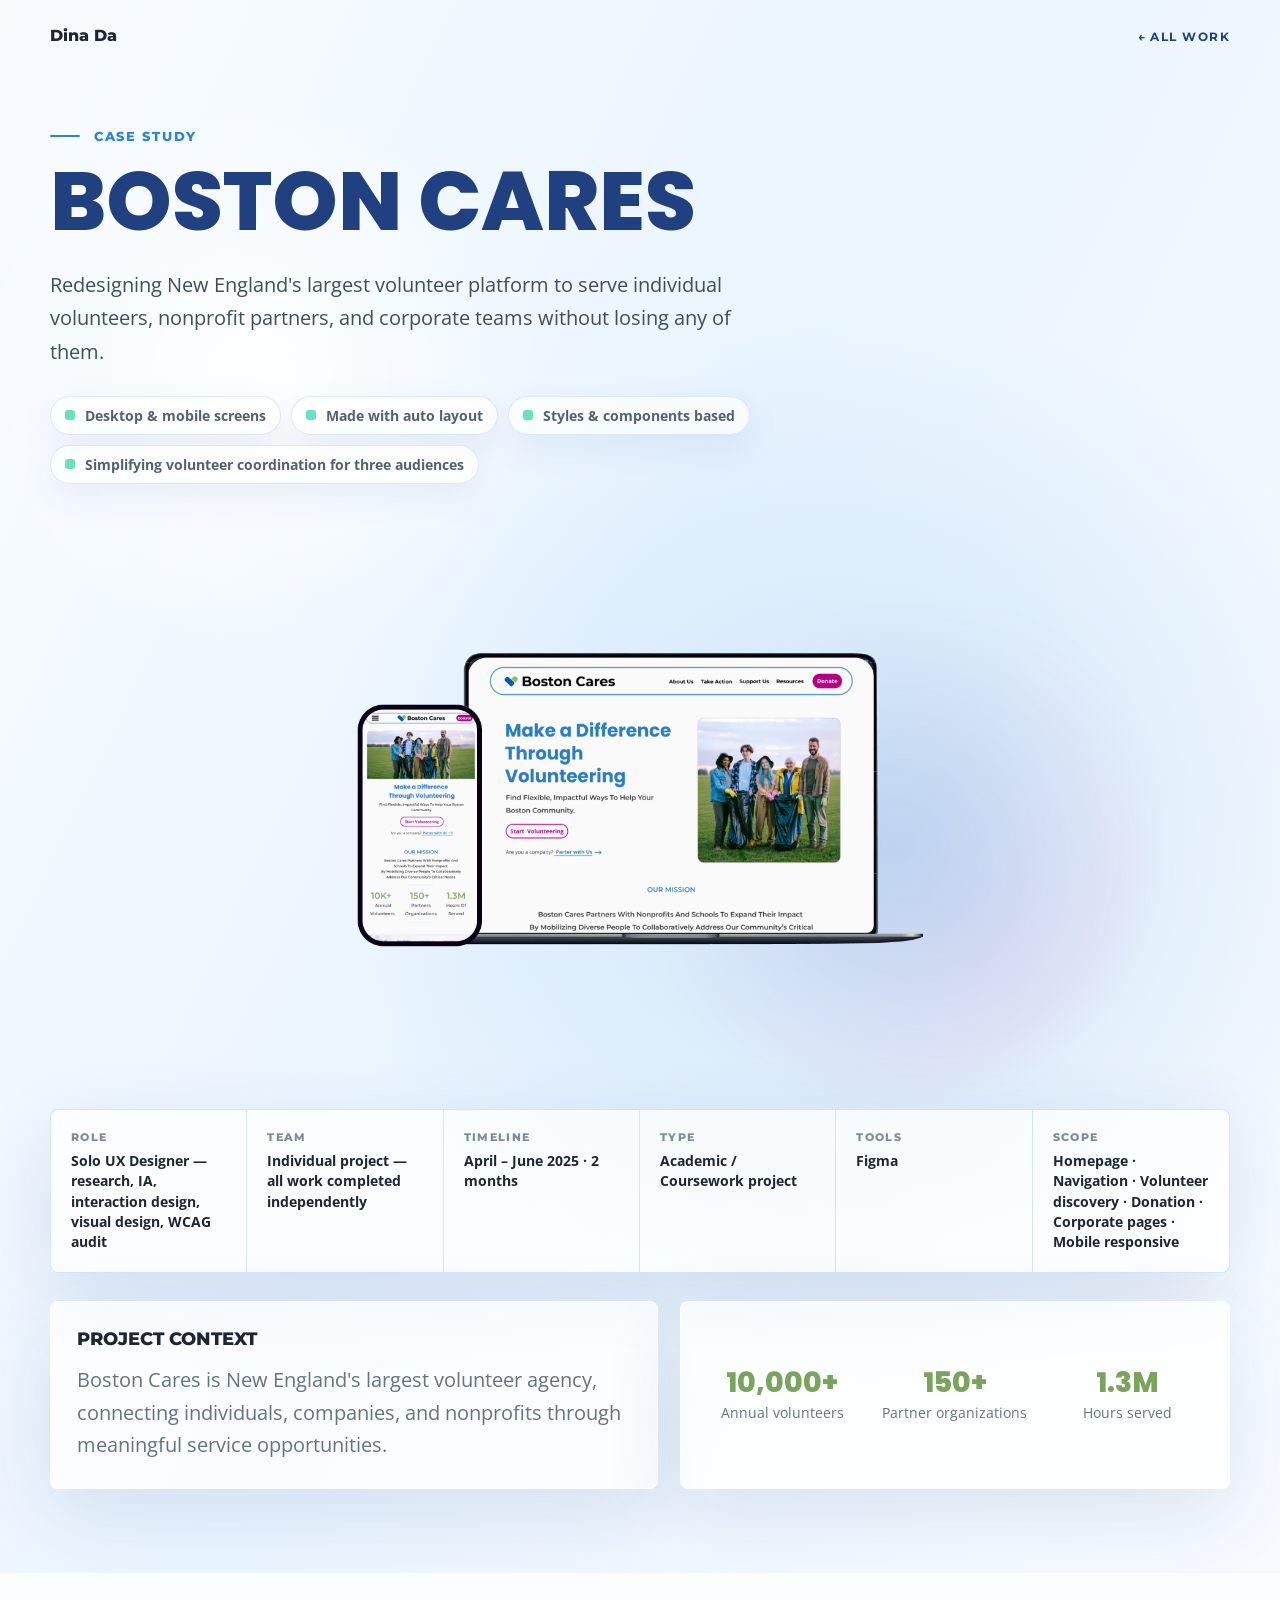
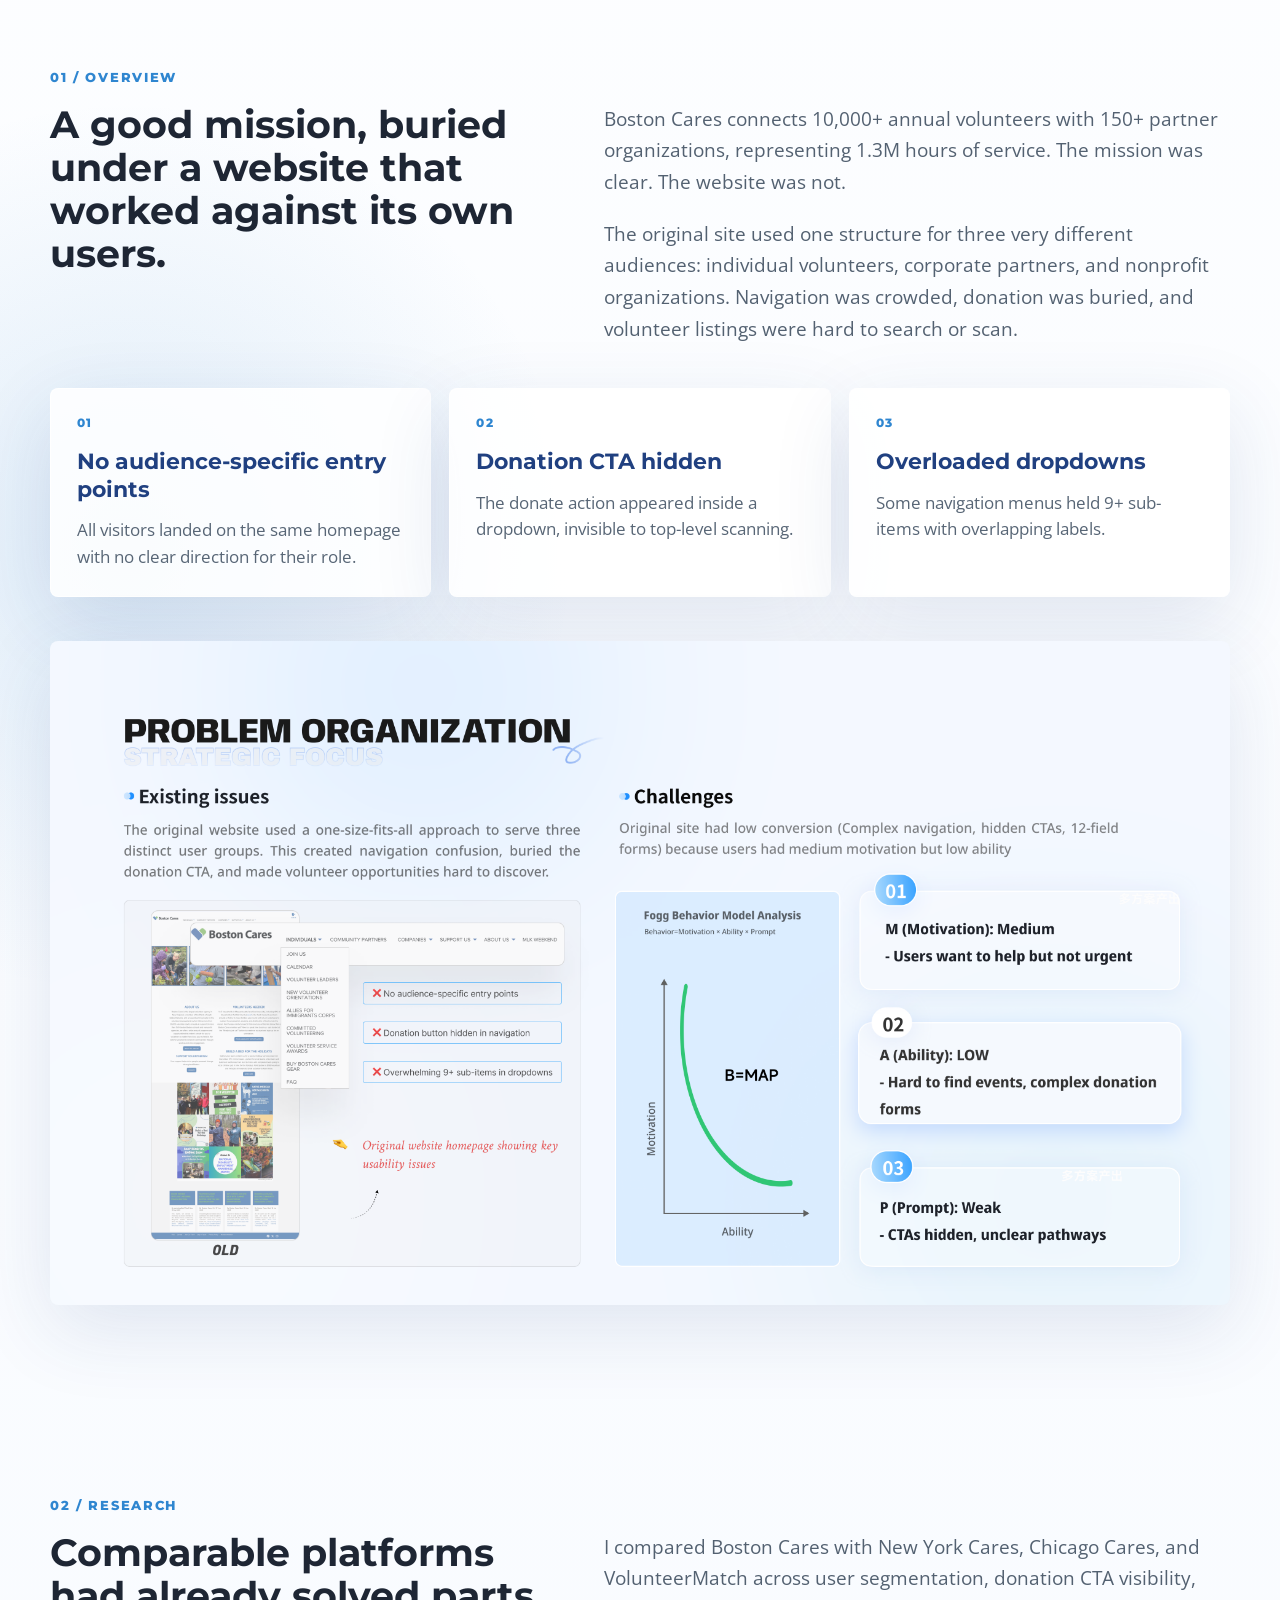
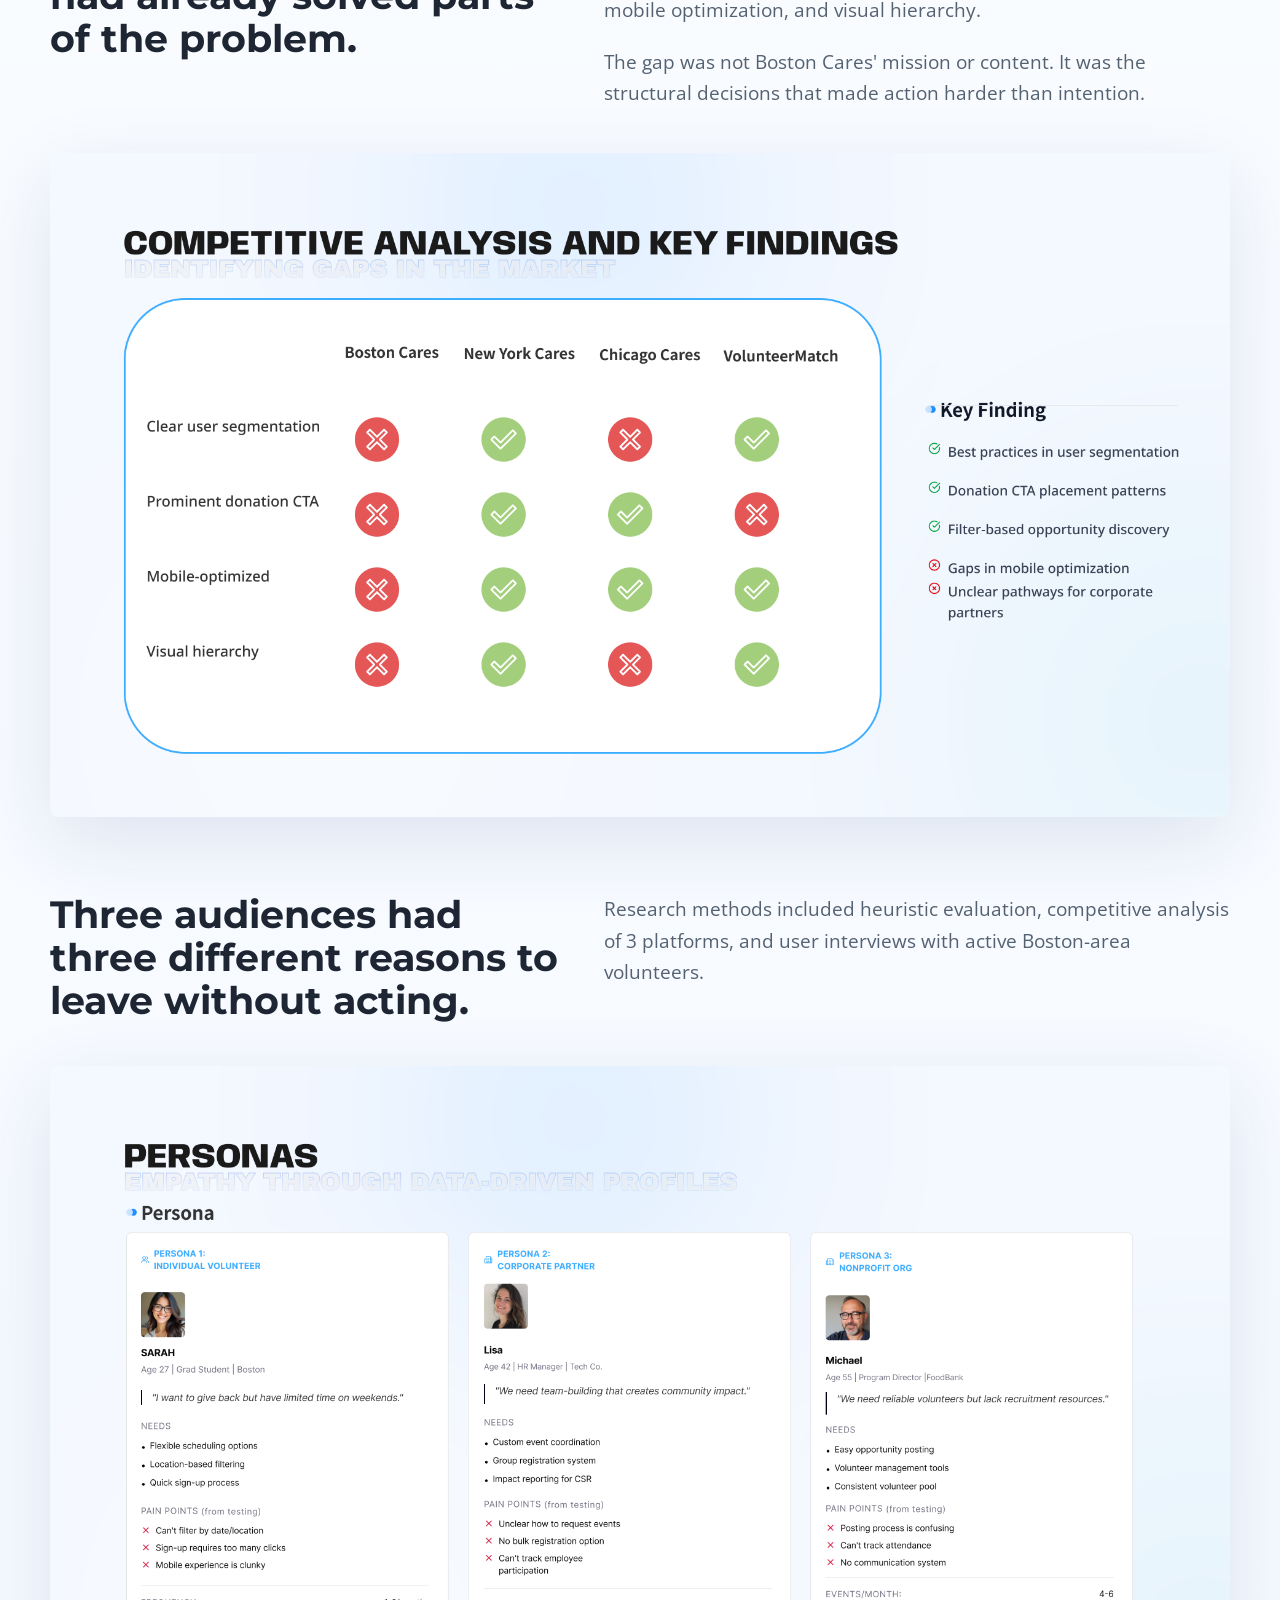
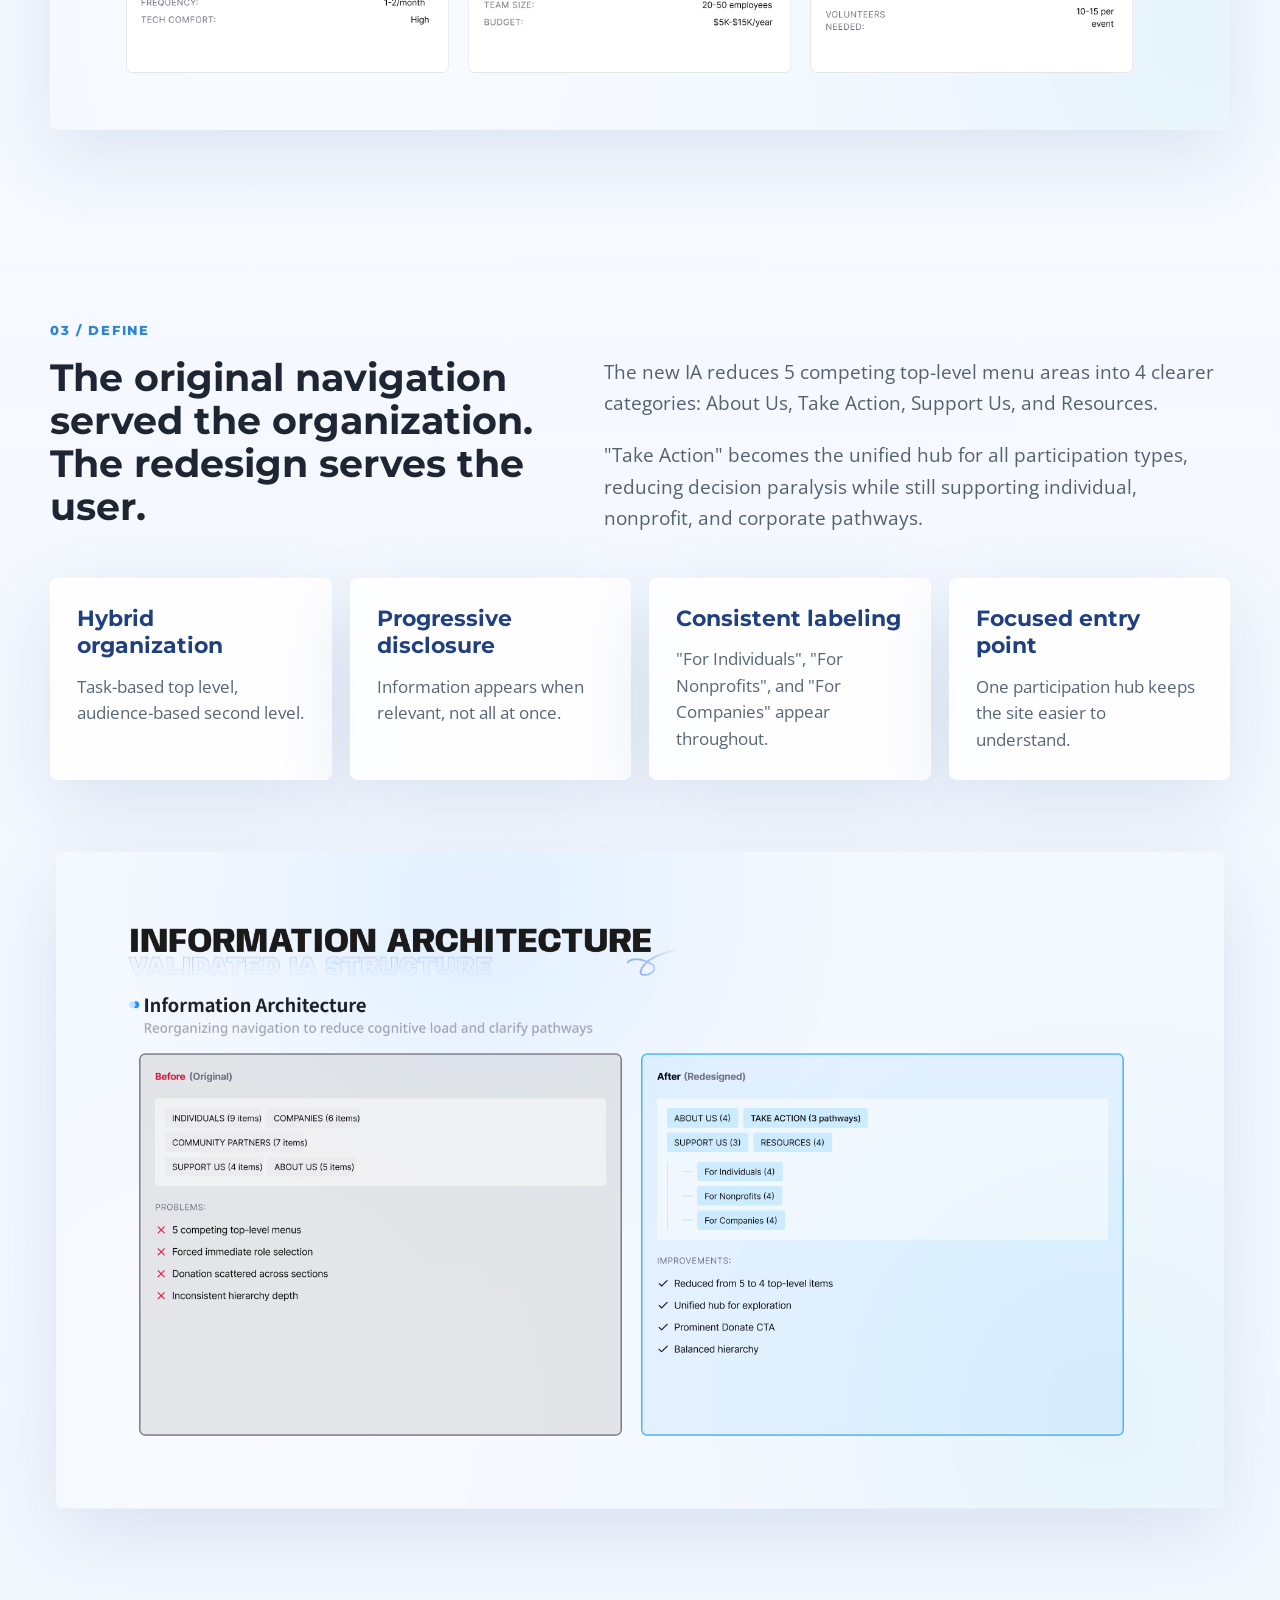
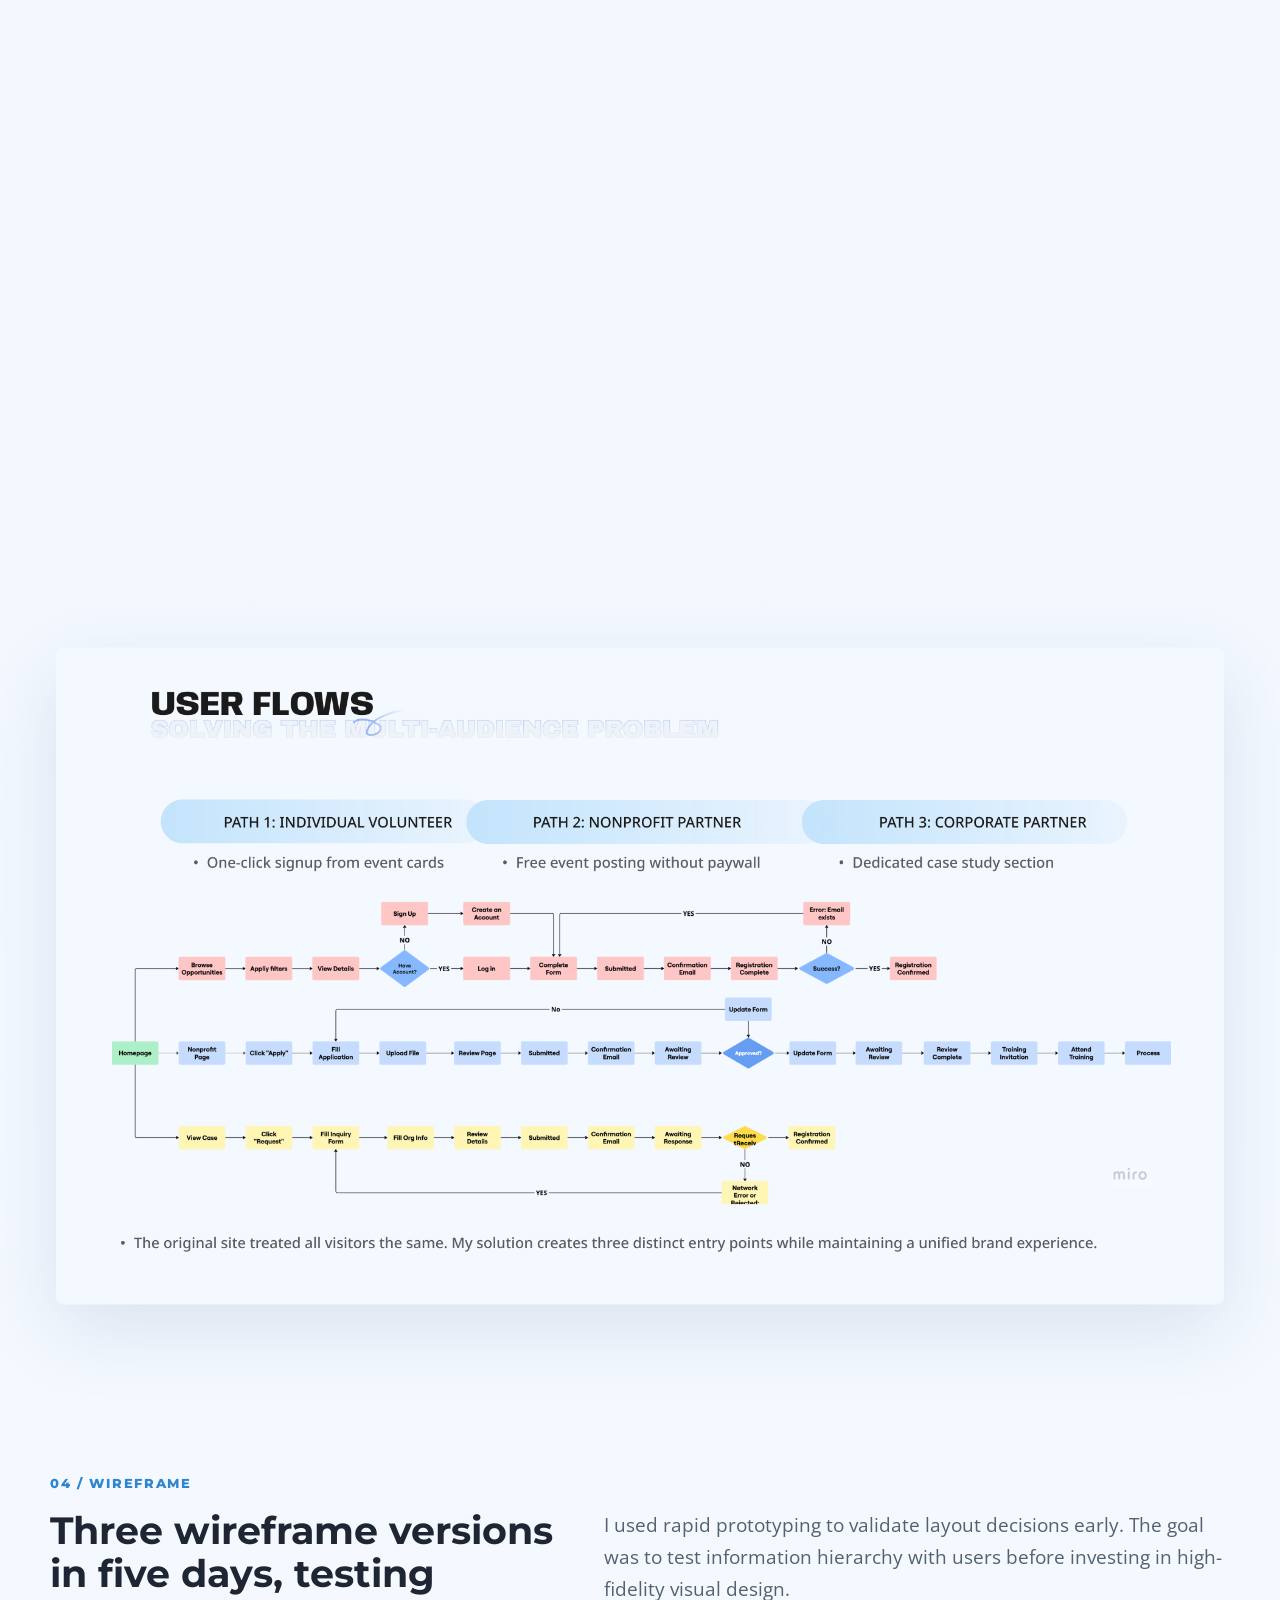
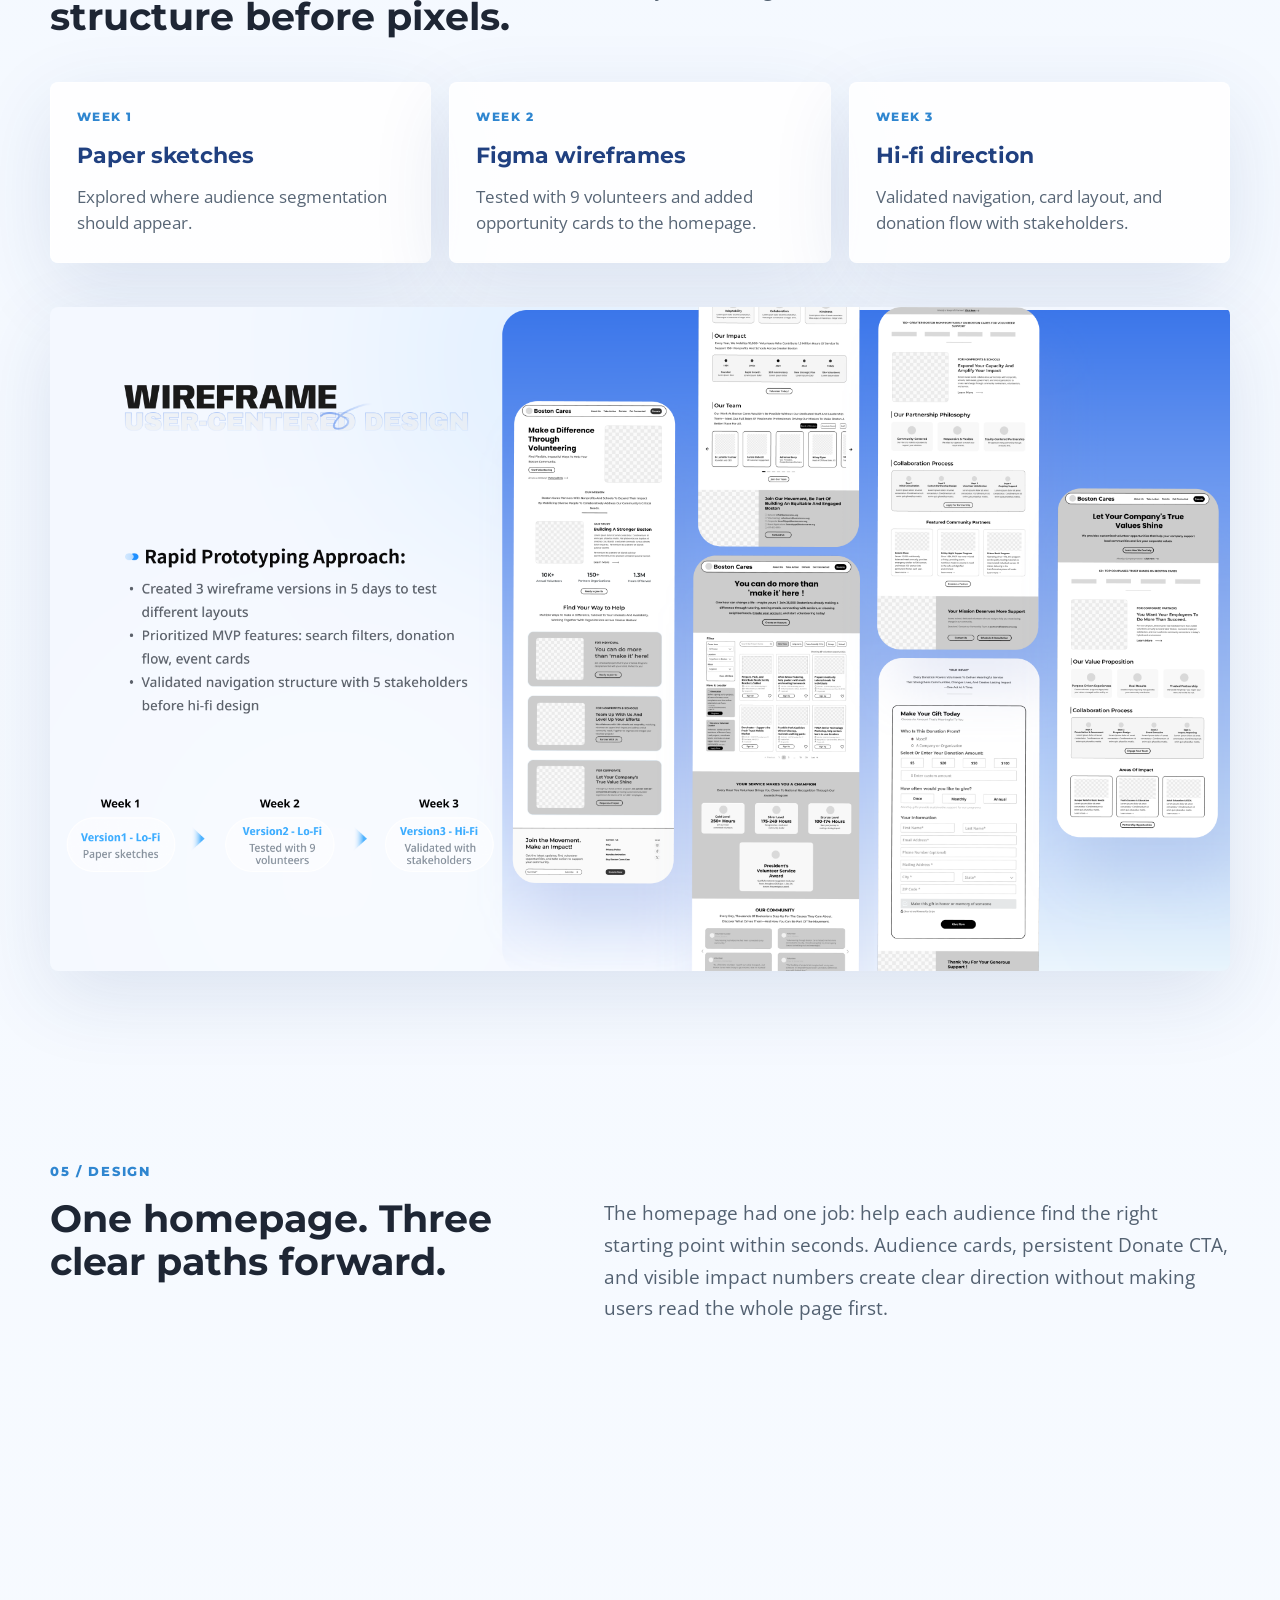
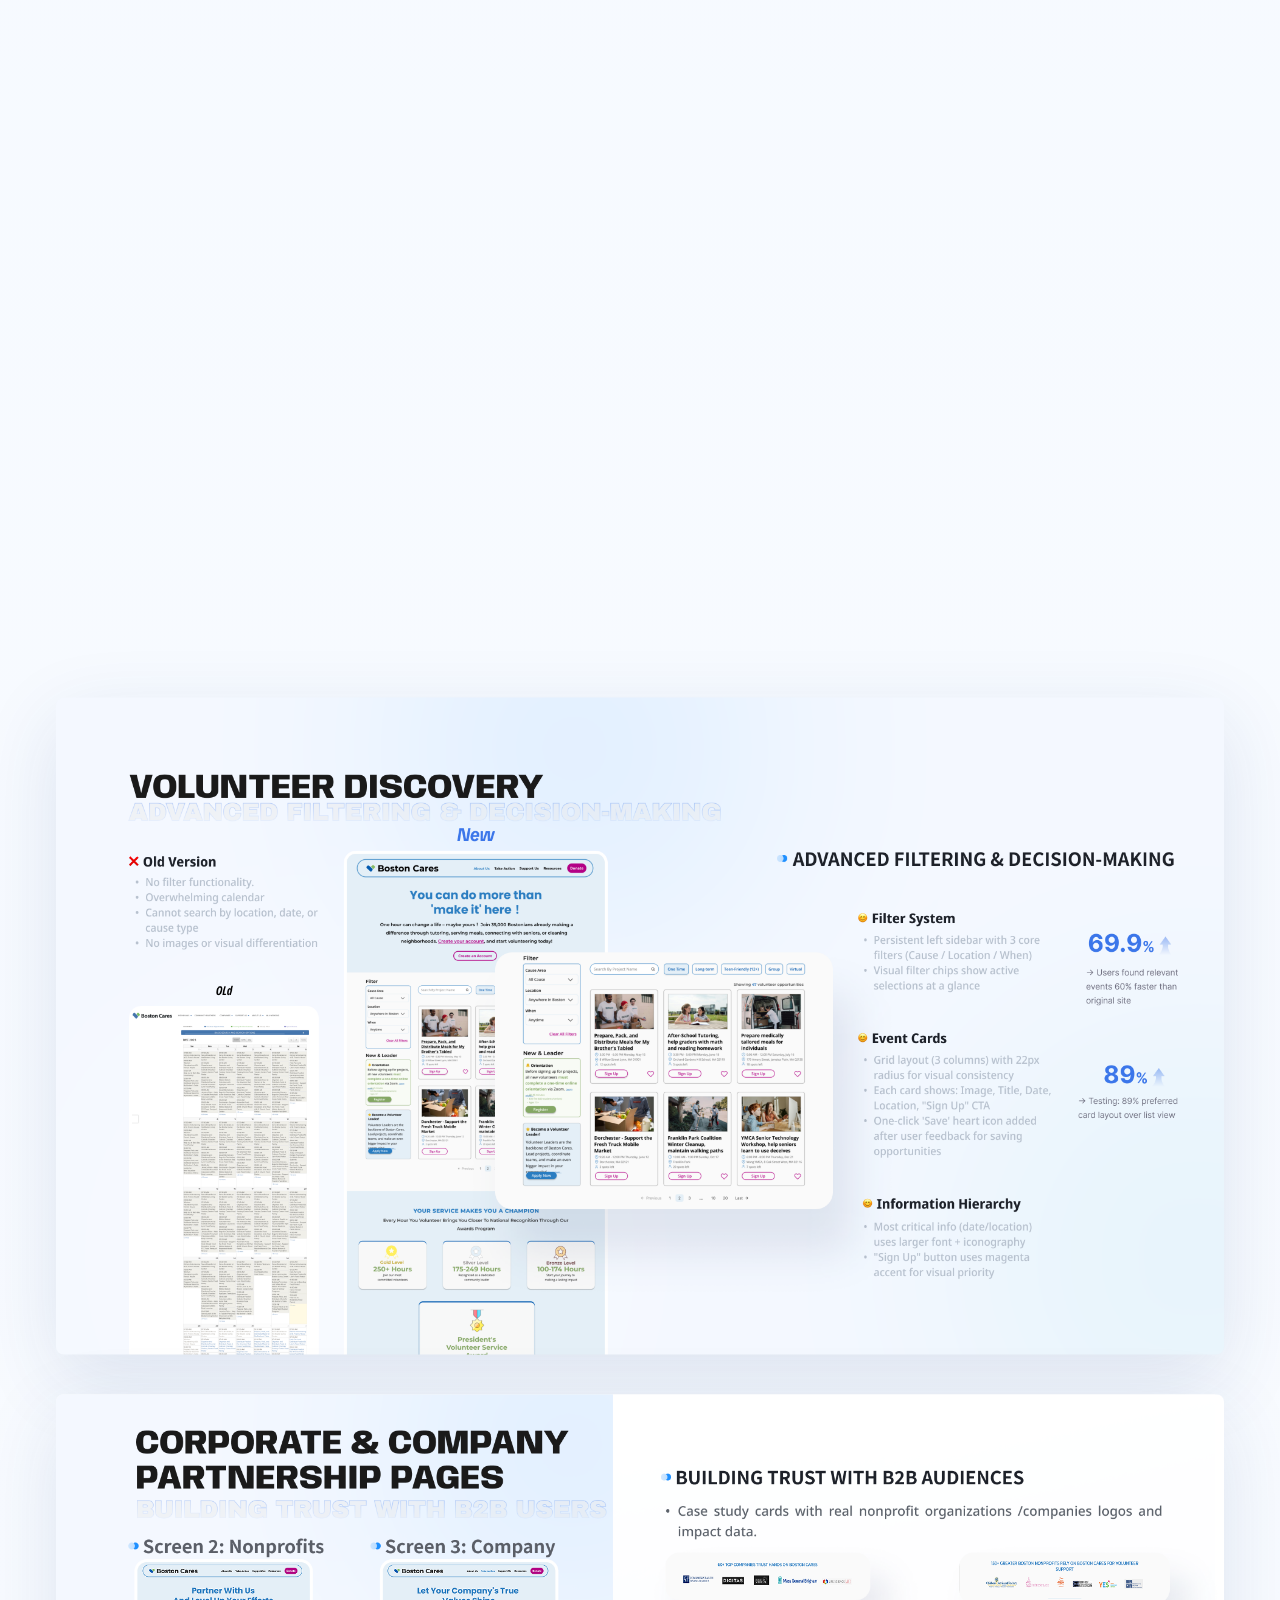
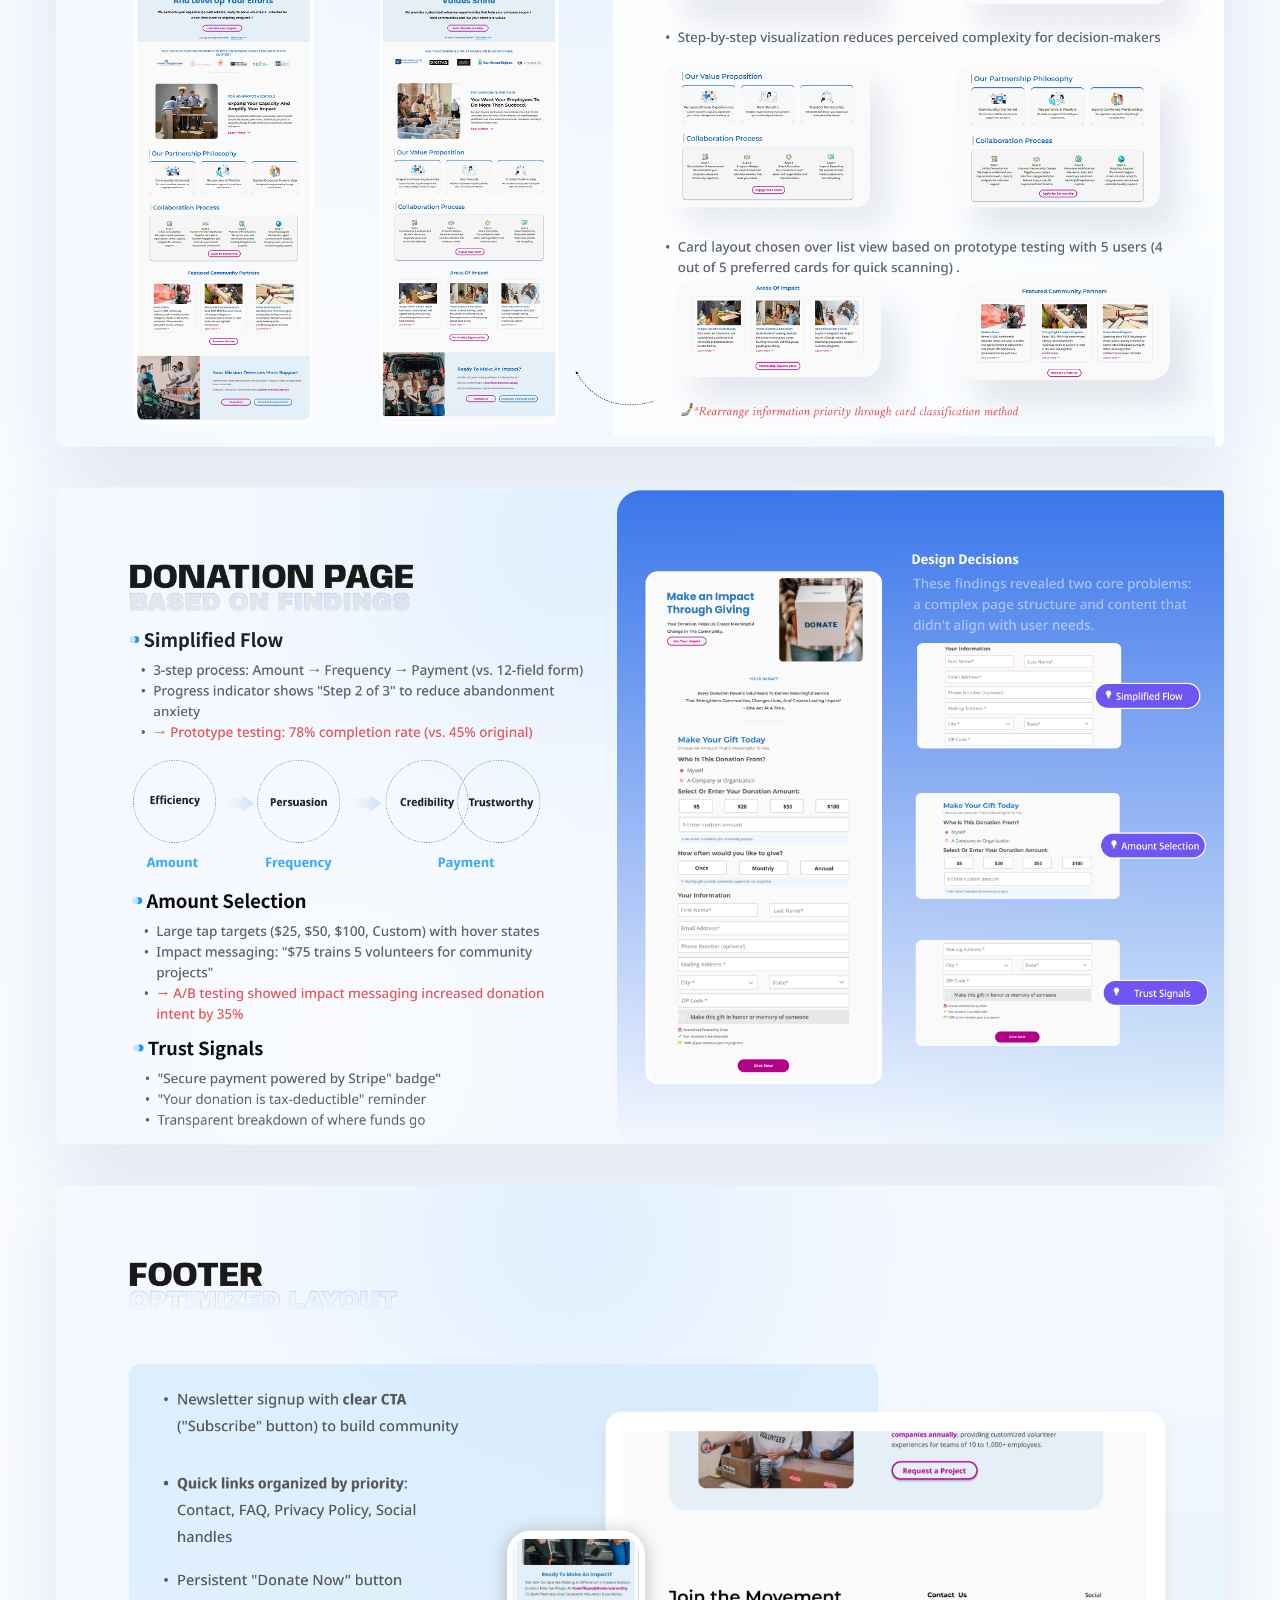
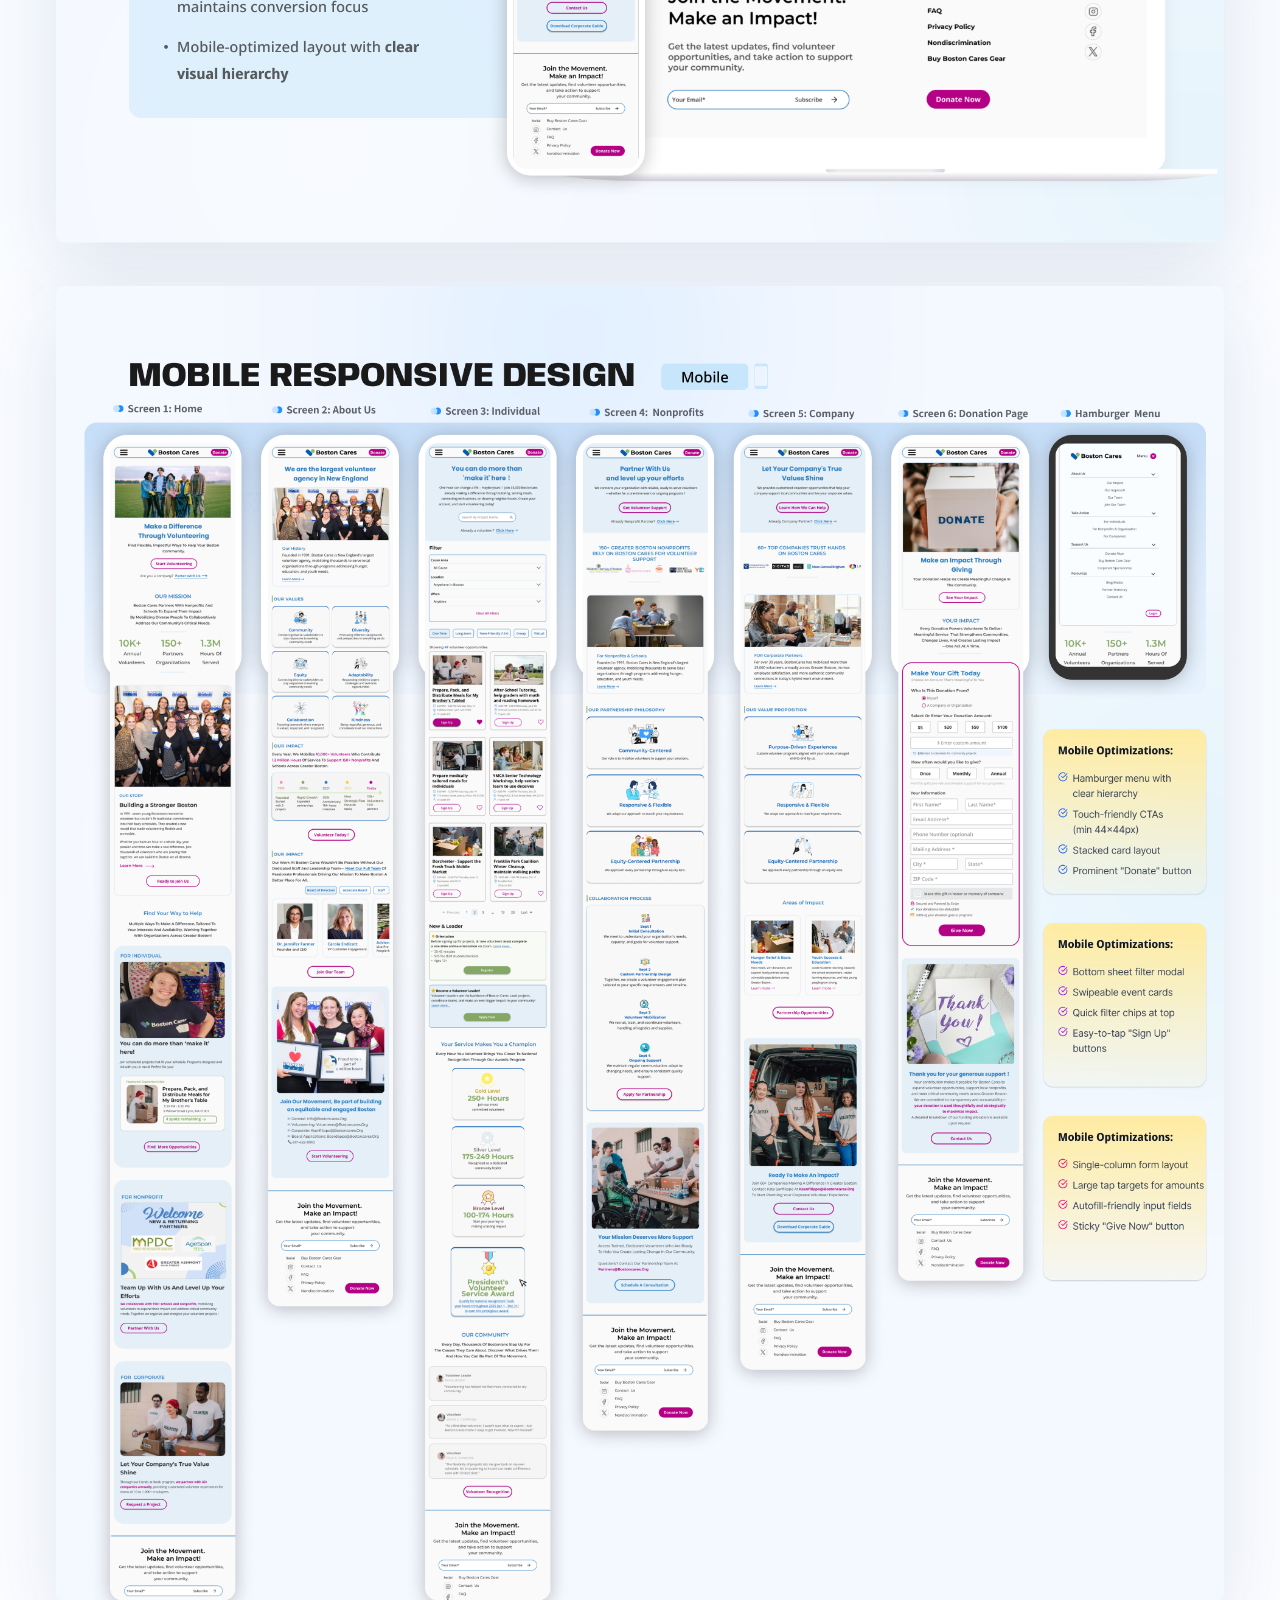
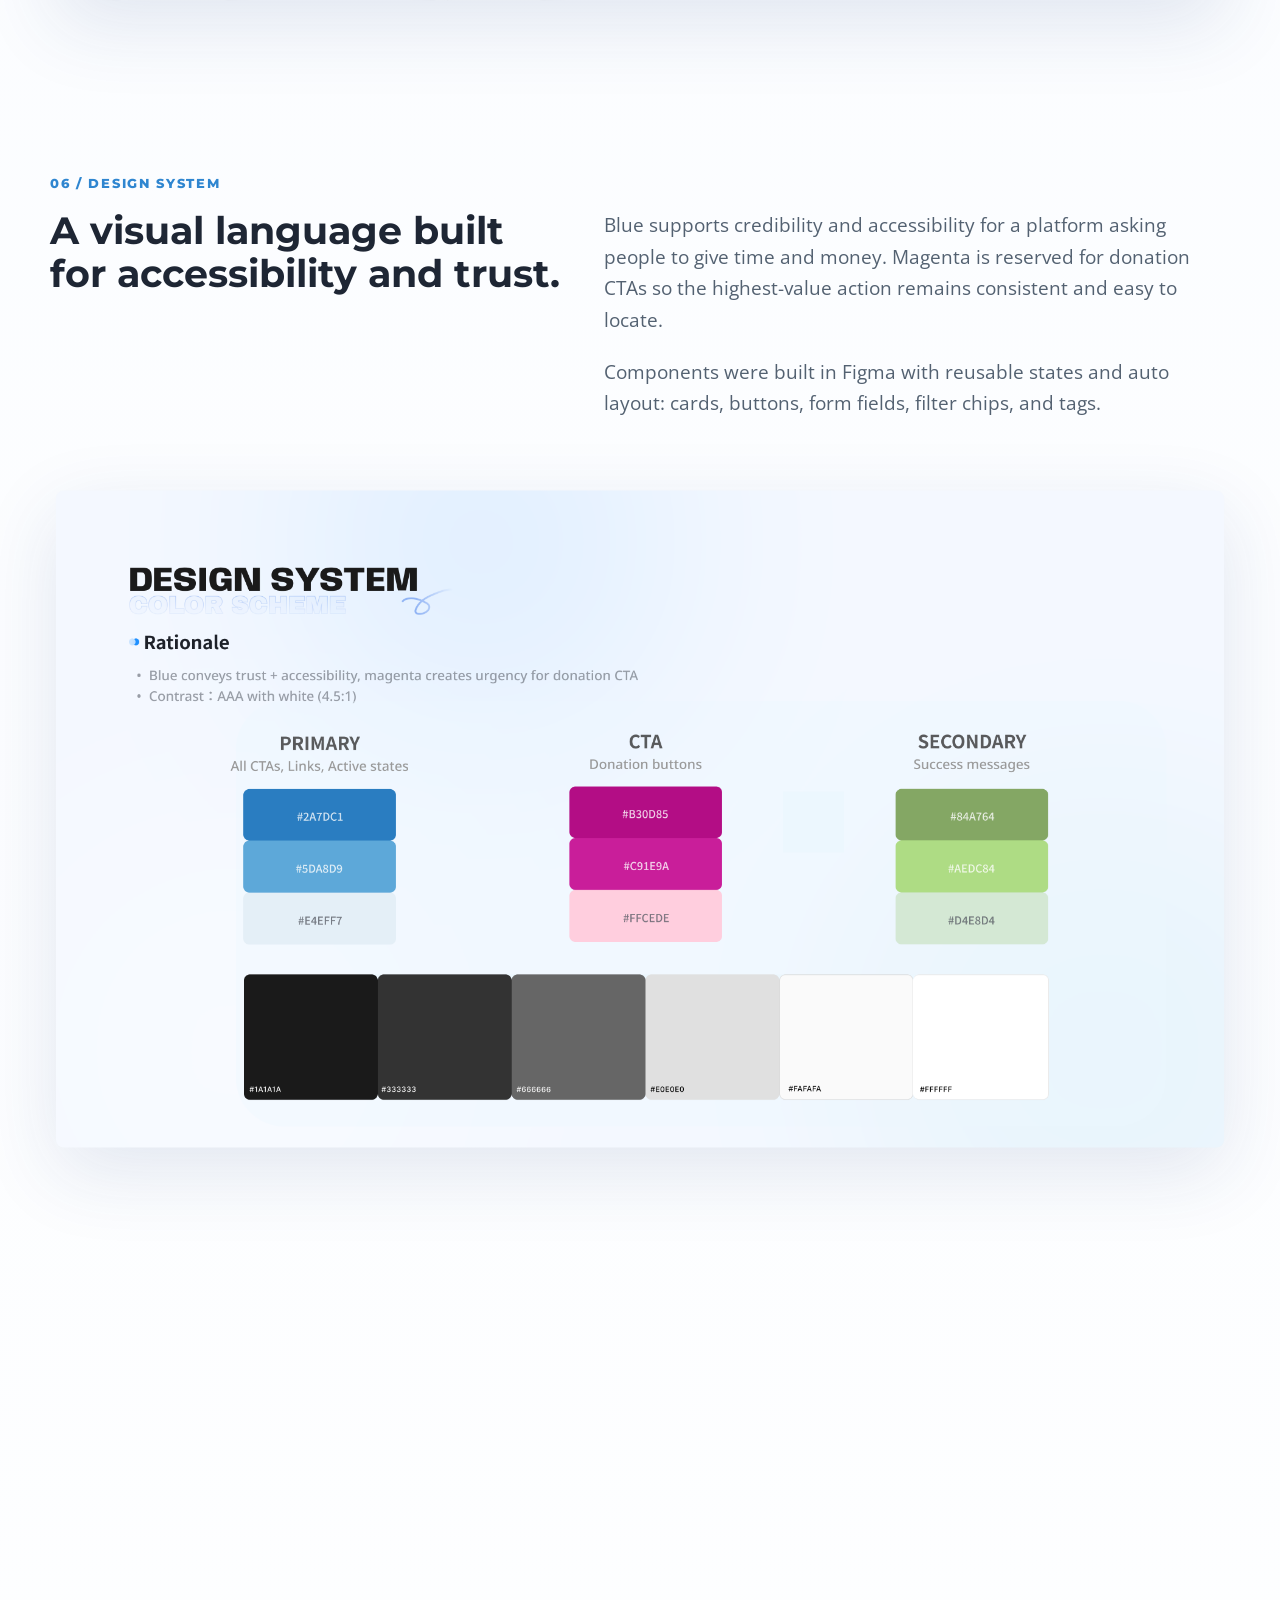
<file: boston-cares/index.html>
<!doctype html>
<html lang="en">
  <head>
    <meta charset="utf-8">
    <meta name="viewport" content="width=device-width, initial-scale=1">
    <title>Boston Cares Website Redesign | Dina Da Portfolio</title>
    <meta
      name="description"
      content="Boston Cares website redesign case study focused on navigation, volunteer discovery, donation conversion, corporate pages, and mobile accessibility."
    >
    <link rel="preconnect" href="https://fonts.googleapis.com">
    <link rel="preconnect" href="https://fonts.gstatic.com" crossorigin>
    <link
      href="https://fonts.googleapis.com/css2?family=Montserrat:wght@500;600;700;800&family=Open+Sans:wght@400;500;600;700&family=Poppins:wght@600;700;800&display=swap"
      rel="stylesheet"
    >
    <link rel="stylesheet" href="boston-cares.css">
  </head>
  <body>
    <header class="site-header">
      <a class="brand" href="https://dinada.design/index.html" aria-label="Back to Dina Da portfolio">Dina Da</a>
      <nav class="nav" aria-label="Portfolio navigation">
        <a href="https://dinada.design/index.html">&larr; All Work</a>
      </nav>
    </header>

    <main>
      <section class="hero" aria-labelledby="case-title">
        <div class="hero-copy">
          <p class="eyebrow">Case Study</p>
          <h1 id="case-title">Boston Cares</h1>
          <p class="hero-lede">
            Redesigning New England's largest volunteer platform to serve individual volunteers,
            nonprofit partners, and corporate teams without losing any of them.
          </p>
          <ul class="hero-checklist" aria-label="Project highlights">
            <li>Desktop & mobile screens</li>
            <li>Made with auto layout</li>
            <li>Styles & components based</li>
            <li>Simplifying volunteer coordination for three audiences</li>
          </ul>
        </div>
        <div class="hero-art">
          <img src="assets/hero.png" alt="Boston Cares redesigned desktop and mobile screens">
        </div>
        <div class="hero-meta" aria-label="Project summary">
          <div>
            <span>Role</span>
            <strong>Solo UX Designer — research, IA, interaction design, visual design, WCAG audit</strong>
          </div>
          <div>
            <span>Team</span>
            <strong>Individual project — all work completed independently</strong>
          </div>
          <div>
            <span>Timeline</span>
            <strong>April – June 2025 · 2 months</strong>
          </div>
          <div>
            <span>Type</span>
            <strong>Academic / Coursework project</strong>
          </div>
          <div>
            <span>Tools</span>
            <strong>Figma</strong>
          </div>
          <div>
            <span>Scope</span>
            <strong>Homepage · Navigation · Volunteer discovery · Donation · Corporate pages · Mobile responsive</strong>
          </div>
        </div>
        <div class="hero-context">
          <div>
            <span>Project Context</span>
            <p>
              Boston Cares is New England's largest volunteer agency, connecting individuals,
              companies, and nonprofits through meaningful service opportunities.
            </p>
          </div>
          <dl>
            <div>
              <dt>10,000+</dt>
              <dd>Annual volunteers</dd>
            </div>
            <div>
              <dt>150+</dt>
              <dd>Partner organizations</dd>
            </div>
            <div>
              <dt>1.3M</dt>
              <dd>Hours served</dd>
            </div>
          </dl>
        </div>
      </section>

      <section class="section intro" id="overview">
        <div class="section-kicker">01 / Overview</div>
        <div class="content-grid">
          <div>
            <h2>A good mission, buried under a website that worked against its own users.</h2>
          </div>
          <div class="copy-block">
            <p>
              Boston Cares connects 10,000+ annual volunteers with 150+ partner organizations,
              representing 1.3M hours of service. The mission was clear. The website was not.
            </p>
            <p>
              The original site used one structure for three very different audiences: individual
              volunteers, corporate partners, and nonprofit organizations. Navigation was crowded,
              donation was buried, and volunteer listings were hard to search or scan.
            </p>
          </div>
        </div>
        <div class="insight-grid">
          <article>
            <span>01</span>
            <h3>No audience-specific entry points</h3>
            <p>All visitors landed on the same homepage with no clear direction for their role.</p>
          </article>
          <article>
            <span>02</span>
            <h3>Donation CTA hidden</h3>
            <p>The donate action appeared inside a dropdown, invisible to top-level scanning.</p>
          </article>
          <article>
            <span>03</span>
            <h3>Overloaded dropdowns</h3>
            <p>Some navigation menus held 9+ sub-items with overlapping labels.</p>
          </article>
        </div>
        <img class="wide-shot" src="assets/problem-organization.png" alt="Problem organization slide showing original website issues and Fogg behavior model analysis">
      </section>

      <section class="section" id="research">
        <div class="section-kicker">02 / Research</div>
        <div class="content-grid">
          <div>
            <h2>Comparable platforms had already solved parts of the problem.</h2>
          </div>
          <div class="copy-block">
            <p>
              I compared Boston Cares with New York Cares, Chicago Cares, and VolunteerMatch across
              user segmentation, donation CTA visibility, mobile optimization, and visual hierarchy.
            </p>
            <p>
              The gap was not Boston Cares' mission or content. It was the structural decisions that
              made action harder than intention.
            </p>
          </div>
        </div>
        <img class="wide-shot" src="assets/competitive-analysis.png" alt="Competitive analysis matrix comparing Boston Cares with peer volunteer platforms">
        <div class="content-grid section-spacer">
          <div>
            <h2>Three audiences had three different reasons to leave without acting.</h2>
          </div>
          <div class="copy-block">
            <p>
              Research methods included heuristic evaluation, competitive analysis of 3 platforms,
              and user interviews with active Boston-area volunteers.
            </p>
          </div>
        </div>
        <img class="wide-shot" src="assets/personas.png" alt="Persona cards for individual volunteer, corporate partner, and nonprofit organization">
      </section>

      <section class="section" id="define">
        <div class="section-kicker">03 / Define</div>
        <div class="content-grid">
          <div>
            <h2>The original navigation served the organization. The redesign serves the user.</h2>
          </div>
          <div class="copy-block">
            <p>
              The new IA reduces 5 competing top-level menu areas into 4 clearer categories:
              About Us, Take Action, Support Us, and Resources.
            </p>
            <p>
              "Take Action" becomes the unified hub for all participation types, reducing decision
              paralysis while still supporting individual, nonprofit, and corporate pathways.
            </p>
          </div>
        </div>
        <div class="principles-grid">
          <article>
            <h3>Hybrid organization</h3>
            <p>Task-based top level, audience-based second level.</p>
          </article>
          <article>
            <h3>Progressive disclosure</h3>
            <p>Information appears when relevant, not all at once.</p>
          </article>
          <article>
            <h3>Consistent labeling</h3>
            <p>"For Individuals", "For Nonprofits", and "For Companies" appear throughout.</p>
          </article>
          <article>
            <h3>Focused entry point</h3>
            <p>One participation hub keeps the site easier to understand.</p>
          </article>
        </div>
        <div class="image-stack">
          <img src="assets/information-architecture.png" alt="Information architecture before and after comparison">
          <img src="assets/navigation-before-after.png" alt="Navigation before and after comparison">
          <img src="assets/user-flows.png" alt="User flows for individual volunteers, nonprofit partners, and corporate partners">
        </div>
      </section>

      <section class="section" id="wireframe">
        <div class="section-kicker">04 / Wireframe</div>
        <div class="content-grid">
          <div>
            <h2>Three wireframe versions in five days, testing structure before pixels.</h2>
          </div>
          <div class="copy-block">
            <p>
              I used rapid prototyping to validate layout decisions early. The goal was to test
              information hierarchy with users before investing in high-fidelity visual design.
            </p>
          </div>
        </div>
        <div class="timeline-grid">
          <article>
            <span>Week 1</span>
            <h3>Paper sketches</h3>
            <p>Explored where audience segmentation should appear.</p>
          </article>
          <article>
            <span>Week 2</span>
            <h3>Figma wireframes</h3>
            <p>Tested with 9 volunteers and added opportunity cards to the homepage.</p>
          </article>
          <article>
            <span>Week 3</span>
            <h3>Hi-fi direction</h3>
            <p>Validated navigation, card layout, and donation flow with stakeholders.</p>
          </article>
        </div>
        <img class="wide-shot" src="assets/wireframes.png" alt="Lo-fi wireframes and rapid prototyping approach">
      </section>

      <section class="section" id="design">
        <div class="section-kicker">05 / Design</div>
        <div class="content-grid">
          <div>
            <h2>One homepage. Three clear paths forward.</h2>
          </div>
          <div class="copy-block">
            <p>
              The homepage had one job: help each audience find the right starting point within
              seconds. Audience cards, persistent Donate CTA, and visible impact numbers create
              clear direction without making users read the whole page first.
            </p>
          </div>
        </div>
        <div class="metrics">
          <div><strong>67%</strong><span>found Donate immediately</span></div>
          <div><strong>85%</strong><span>agreed with "Take Action"</span></div>
          <div><strong>73%</strong><span>identified all three user types</span></div>
          <div><strong>89%</strong><span>preferred card layout</span></div>
        </div>
        <div class="image-stack">
          <img src="assets/homepage-design.png" alt="Homepage desktop design decisions">
          <img src="assets/volunteer-discovery.png" alt="Volunteer discovery page with filters and event cards">
          <img src="assets/corporate-pages.png" alt="Corporate and nonprofit partnership pages">
          <img src="assets/donation-page.png" alt="Donation page simplified flow and design decisions">
          <img src="assets/footer-before-after.png" alt="Footer optimized layout before and after">
          <img src="assets/mobile-design.png" alt="Mobile responsive design screens for Boston Cares">
        </div>
      </section>

      <section class="section" id="system">
        <div class="section-kicker">06 / Design System</div>
        <div class="content-grid">
          <div>
            <h2>A visual language built for accessibility and trust.</h2>
          </div>
          <div class="copy-block">
            <p>
              Blue supports credibility and accessibility for a platform asking people to give
              time and money. Magenta is reserved for donation CTAs so the highest-value action
              remains consistent and easy to locate.
            </p>
            <p>
              Components were built in Figma with reusable states and auto layout: cards, buttons,
              form fields, filter chips, and tags.
            </p>
          </div>
        </div>
        <div class="image-stack">
          <img src="assets/design-system-color-scheme.png" alt="Boston Cares redesign color scheme and accessibility rationale">
          <img src="assets/typography.png" alt="Typography system for Boston Cares redesign">
          <img src="assets/design-language-components.png" alt="Boston Cares component specifications, buttons, cards, and spacing rules">
        </div>
      </section>

      <section class="section impact" id="impact">
        <div class="section-kicker">07 / Impact & Reflection</div>
        <div class="content-grid">
          <div>
            <h2>What the numbers say, and what the numbers cannot.</h2>
          </div>
          <div class="copy-block">
            <p>
              This was an academic redesign project. Testing was conducted through prototype
              walkthroughs and informal sessions, not live site analytics. The numbers reflect
              usability study findings, not production data.
            </p>
            <p>
              The biggest shift was realizing this was not primarily a visual problem. When a
              volunteer gives up and searches Google instead, and an HR manager cannot tell
              whether the site is relevant to her company, the core issue is structure.
            </p>
          </div>
        </div>
        <div class="learning-list" aria-label="Key learnings">
          <article>
            <h3>Structure before style</h3>
            <p>The redesign became stronger once the focus moved from visual polish to navigation and decision paths.</p>
          </article>
          <article>
            <h3>One brand, three journeys</h3>
            <p>Individual, nonprofit, and corporate users needed separate flows without fragmenting the experience.</p>
          </article>
          <article>
            <h3>Trust belongs near commitment</h3>
            <p>Donation and partnership pages needed proof, process, and reassurance at the moment users decide.</p>
          </article>
        </div>
      </section>
    </main>

    <footer class="footer">
      <a href="https://dinada.design/index.html">Back to portfolio</a>
      <span>Boston Cares case study</span>
    </footer>
    <script>
      (() => {
        const animatedItems = document.querySelectorAll(
          ".section, .wide-shot, .image-stack img, .insight-grid article, .principles-grid article, .timeline-grid article, .metrics div, .learning-list article"
        );
        const prefersReducedMotion = window.matchMedia("(prefers-reduced-motion: reduce)").matches;

        if (prefersReducedMotion || !("IntersectionObserver" in window)) {
          animatedItems.forEach((item) => item.classList.add("is-visible"));
          return;
        }

        animatedItems.forEach((item) => item.classList.add("reveal"));

        const observer = new IntersectionObserver(
          (entries) => {
            entries.forEach((entry) => {
              if (!entry.isIntersecting) return;
              entry.target.classList.add("is-visible");
              observer.unobserve(entry.target);
            });
          },
          { rootMargin: "0px 0px -12% 0px", threshold: 0.12 }
        );

        animatedItems.forEach((item) => observer.observe(item));

        const revealVisibleItems = () => {
          animatedItems.forEach((item) => {
            if (item.classList.contains("is-visible")) return;
            const rect = item.getBoundingClientRect();
            if (rect.top < window.innerHeight * 0.9 && rect.bottom > 0) {
              item.classList.add("is-visible");
              observer.unobserve(item);
            }
          });
        };

        window.addEventListener("scroll", revealVisibleItems, { passive: true });
        window.addEventListener("resize", revealVisibleItems);
        requestAnimationFrame(revealVisibleItems);
      })();
    </script>
  </body>
</html>
</file>
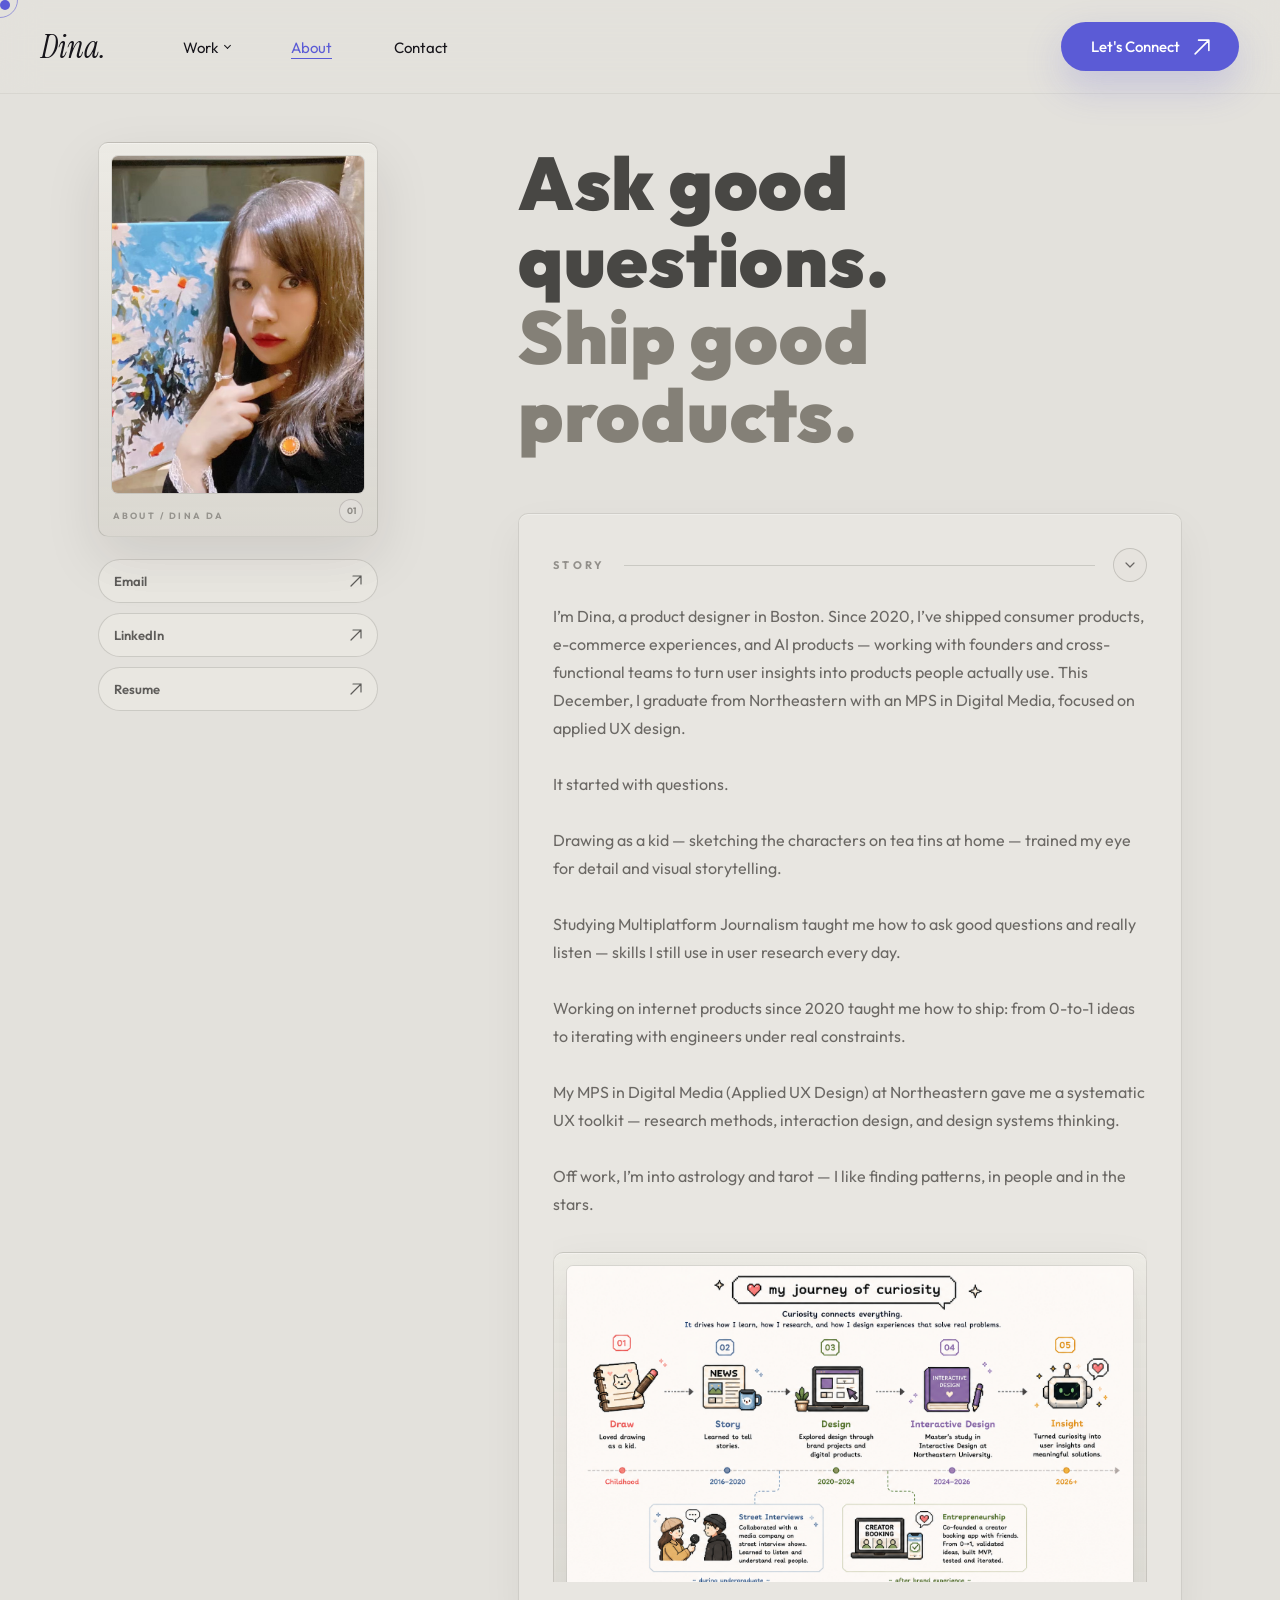
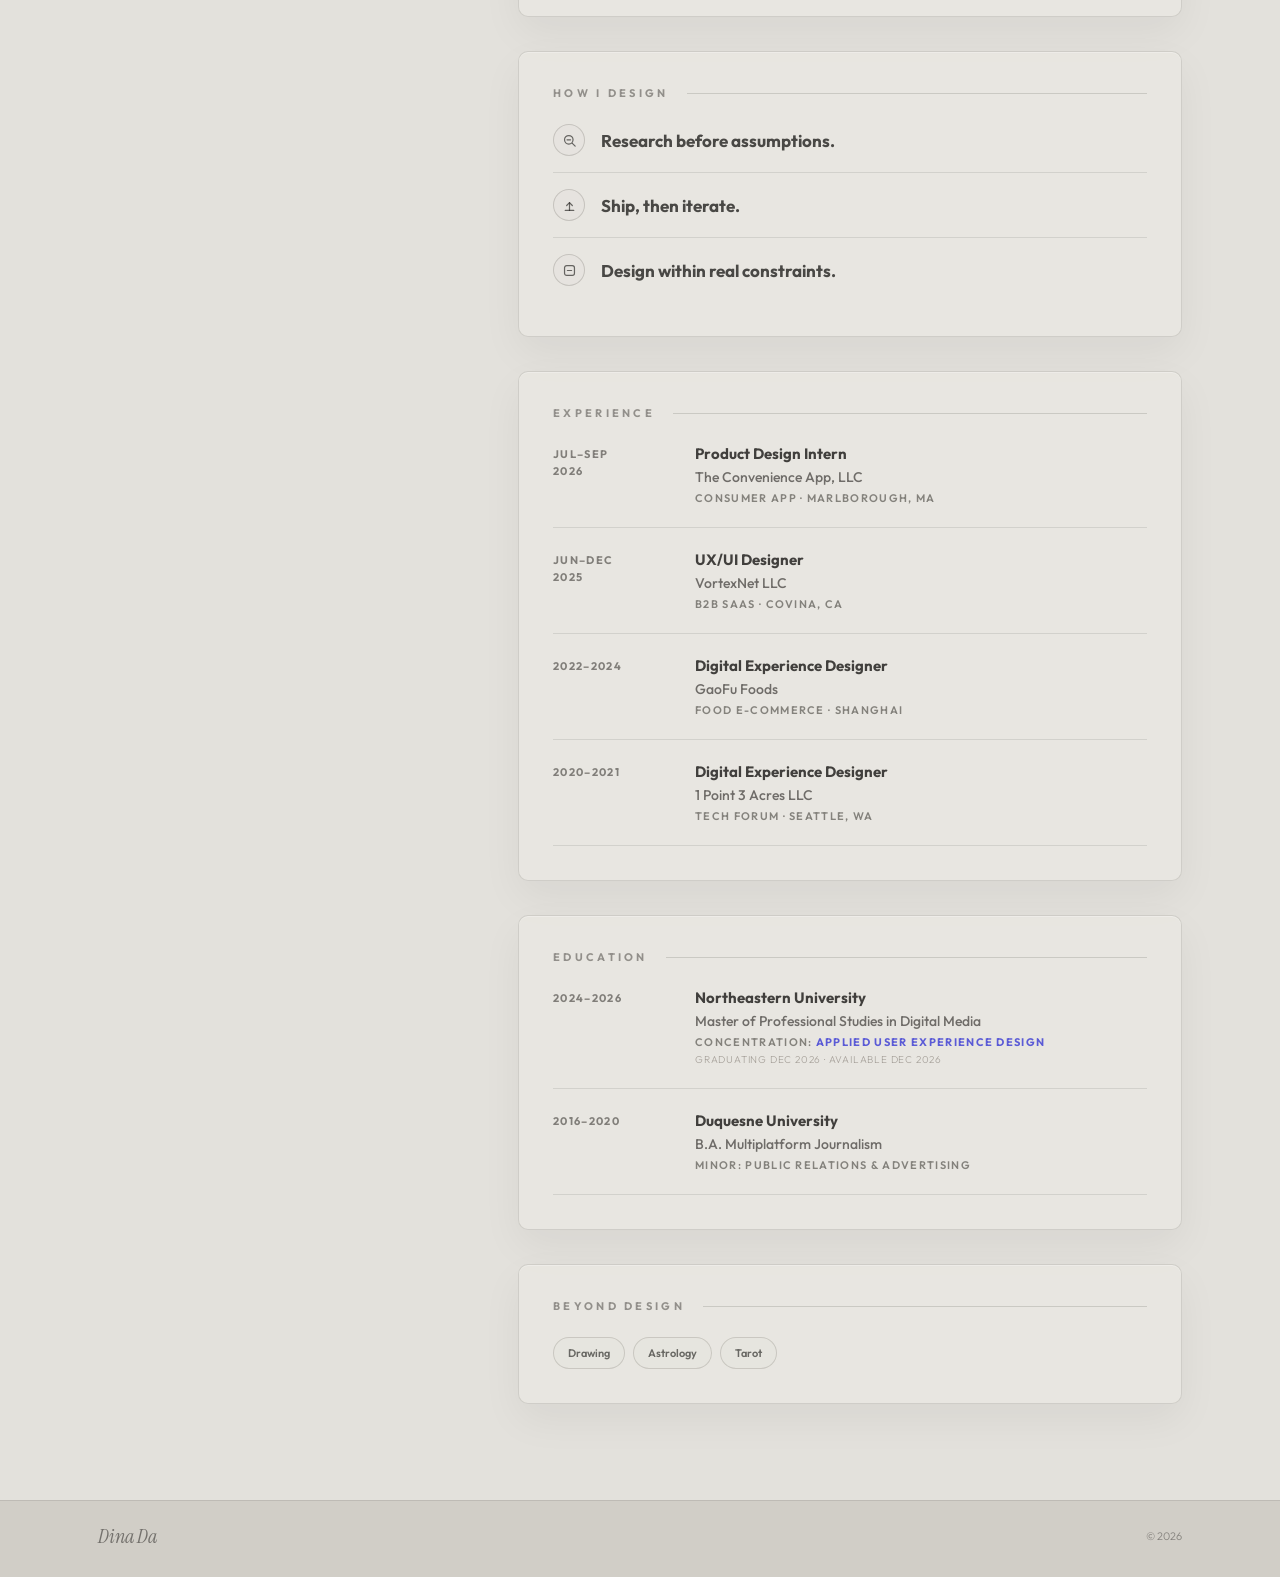
<file: about.html>
<!DOCTYPE html>
<html lang="en">

<head>
  <meta charset="UTF-8" />
  <meta name="viewport" content="width=device-width, initial-scale=1.0" />
  <link rel="icon" type="image/png" href="favicon1.png">
  <title>About Dina (Yujie) Da | Product Designer | Northeastern University</title> <meta name="description" content="About Dina Da. Product designer based in Boston, completing a Master of Professional Studies in Digital Media with a concentration in Applied User Experience Design at Northeastern University." />
  <!-- Google Analytics -->
<script async src="https://www.googletagmanager.com/gtag/js?id=G-WJYXNTRF2K"></script>
<script>
  window.dataLayer = window.dataLayer || [];
  function gtag(){dataLayer.push(arguments);}
  gtag('js', new Date());
  gtag('config', 'G-WJYXNTRF2K');
</script>
  <link rel="preconnect" href="https://fonts.googleapis.com">
  <link rel="preconnect" href="https://fonts.gstatic.com" crossorigin>
  <link href="https://fonts.googleapis.com/css2?family=Instrument+Serif:ital@0;1&family=Outfit:wght@300;400;500;600;700;800;900&display=swap" rel="stylesheet">
  <style>
    *, *::before, *::after { box-sizing: border-box; margin: 0; padding: 0; }
    :root {
      --cream: #E3E1DC; --cream-dark: #D7D4CD; --footer-wash: #D1CEC7; --ink: #1A1814;
      --ink-light: #6B6560; --ink-faint: #A9A49E;
      --indigo: #5B5BD6; --indigo-deep: #4C4BC8; --indigo-light: #8B8BE8; --rose: #E8756A; --amber: #D4A847;
      --toy-ink: #191817; --toy-muted: #716D66; --toy-dina: #6F6A60;
      --serif: 'Instrument Serif', Georgia, serif; --sans: 'Outfit', sans-serif;
    }
    html { scroll-behavior: smooth; }
    body { background: var(--cream); color: var(--ink); font-family: var(--sans); font-weight: 300; overflow-x: hidden; cursor: none; }
    a, button { cursor: none; }
    #cur { position: fixed; width: 10px; height: 10px; background: #5B5BD6; border-radius: 50%; pointer-events: none; z-index: 99999; top: 0; left: 0; }
    #cur-ring { position: fixed; width: 36px; height: 36px; border: 1.5px solid rgba(91,91,214,0.55); border-radius: 50%; pointer-events: none; z-index: 99998; top: 0; left: 0; transition: width 0.2s, height 0.2s; }
    nav { position: fixed; top: 0; left: 0; right: 0; z-index: 1000; padding: 22px 0; background: rgba(227,225,220,0.5); backdrop-filter: blur(18px); border-bottom: 1px solid rgba(26,24,20,0.05); }
    .nav-inner { max-width: none; margin: 0 auto; padding: 0 clamp(24px,3.2vw,52px); display: grid; grid-template-columns: auto 1fr auto; gap: clamp(30px,6vw,96px); align-items: center; }
    .nav-name { font-family: var(--serif); font-size: 32px; font-style: italic; font-weight: 400; line-height: 1; text-decoration: none; color: #17151b; }
    .nav-links { display: flex; gap: clamp(28px,4.8vw,72px); list-style: none; justify-self: start; }
    .nav-links a { font-size: 15px; font-weight: 400; letter-spacing: 0; text-transform: none; color: #17151b; text-decoration: none; transition: color 0.2s; position: relative; }
    .nav-links button { font-family: var(--sans); font-size: 15px; font-weight: 400; letter-spacing: 0; color: #17151b; border: 0; background: transparent; cursor: none; }
    .nav-links a::after { content: ''; position: absolute; bottom: -2px; left: 0; width: 0; height: 1px; background: var(--indigo); transition: width 0.3s; }
    .nav-links a:hover, .nav-links a.active { color: var(--indigo); }
    .nav-links a:hover::after, .nav-links a.active::after { width: 100%; }
    .nav-work { position: relative; }
    .nav-work-toggle { display: inline-flex; align-items: center; gap: 7px; padding: 0; transition: color 0.2s; }
    .nav-work-toggle::after { content: ''; width: 5px; height: 5px; border-right: 1.5px solid currentColor; border-bottom: 1.5px solid currentColor; transform: translateY(-2px) rotate(45deg); transition: transform 0.22s; }
    .nav-work.is-open .nav-work-toggle,
    .nav-work-toggle:hover { color: var(--indigo); }
    .nav-work.is-open .nav-work-toggle::after { transform: translateY(1px) rotate(225deg); }
    .work-menu { position: absolute; left: -18px; top: calc(100% + 16px); min-width: 178px; padding: 10px; border: 1px solid rgba(26,24,20,0.12); border-radius: 14px; background: rgba(238,236,230,0.84); backdrop-filter: blur(18px); box-shadow: 0 20px 48px rgba(26,24,20,0.12); opacity: 0; transform: translateY(-6px); pointer-events: none; transition: opacity 0.22s, transform 0.22s; }
    .nav-work.is-open .work-menu { opacity: 1; transform: translateY(0); pointer-events: auto; }
    .work-menu a { display: flex; align-items: center; justify-content: space-between; padding: 10px 11px; border-radius: 10px; color: rgba(28,27,25,0.72); font-size: 13px; font-weight: 500; white-space: nowrap; }
    .work-menu a::after { content: ''; position: static; width: 6px; height: 6px; border-right: 1.4px solid currentColor; border-top: 1.4px solid currentColor; background: transparent; transform: rotate(45deg); opacity: 0.45; transition: opacity 0.2s, transform 0.2s; }
    .work-menu a:hover { color: var(--indigo); background: rgba(91,91,214,0.08); }
    .work-menu a:hover::after { width: 6px; opacity: 1; transform: translateX(2px) rotate(45deg); }
    .nav-connect { display: inline-flex; align-items: center; gap: 14px; justify-self: end; padding: 15px 24px; min-width: 178px; justify-content: center; border-radius: 999px; background: var(--indigo); color: #fff; font-size: 15px; font-weight: 500; text-decoration: none; box-shadow: 0 16px 38px rgba(91,91,214,0.22); transition: transform 0.22s, background 0.22s, box-shadow 0.22s; }
    .nav-connect:hover { transform: translateY(-1px); background: var(--indigo-deep); box-shadow: 0 20px 46px rgba(91,91,214,0.28); }
    .nav-toggle { display: none; width: 44px; height: 44px; border: 1px solid rgba(26,24,20,0.14); border-radius: 50%; background: rgba(238,236,230,0.74); color: #17151b; align-items: center; justify-content: center; padding: 0; backdrop-filter: blur(14px); transition: background 0.22s, border-color 0.22s, color 0.22s, transform 0.22s; cursor: none; }
    .nav-toggle:hover { color: var(--indigo); border-color: rgba(91,91,214,0.36); transform: translateY(-1px); }
    .nav-toggle-lines { width: 18px; height: 12px; position: relative; display: block; }
    .nav-toggle-lines::before,
    .nav-toggle-lines::after { content: ''; position: absolute; left: 0; width: 18px; height: 1.6px; border-radius: 999px; background: currentColor; transition: transform 0.22s, top 0.22s; }
    .nav-toggle-lines::before { top: 1px; }
    .nav-toggle-lines::after { top: 10px; }
    nav.mobile-open .nav-toggle-lines::before { top: 6px; transform: rotate(45deg); }
    nav.mobile-open .nav-toggle-lines::after { top: 6px; transform: rotate(-45deg); }
    .mobile-menu { display: none; }
    .page { max-width: 1200px; margin: 0 auto; padding: 142px clamp(28px,4.6vw,58px) 96px; display: grid; grid-template-columns: minmax(240px, 330px) 1fr; gap: clamp(48px,7vw,96px); align-items: start; }
    .left-col { position: sticky; top: 112px; display: flex; flex-direction: column; gap: 22px; }
    .photo-container { position: relative; width: 100%; max-width: 280px; padding: 12px 12px 42px; border-radius: 10px; background: linear-gradient(180deg, rgba(238,236,230,0.82), rgba(215,212,205,0.74)); border: 1px solid rgba(26,24,20,0.14); box-shadow: inset 0 1px 0 rgba(255,255,255,0.34), 0 22px 56px rgba(26,24,20,0.1); }
    .photo-container::before { content: 'ABOUT / DINA DA'; position: absolute; left: 14px; bottom: 15px; font-size: 9px; font-weight: 700; letter-spacing: 0.24em; color: rgba(26,24,20,0.36); }
    .photo-container::after { content: '01'; position: absolute; right: 14px; bottom: 13px; width: 24px; height: 24px; display: grid; place-items: center; border-radius: 50%; border: 1px solid rgba(26,24,20,0.16); font-size: 9px; font-weight: 700; color: rgba(26,24,20,0.42); background: rgba(227,225,220,0.58); }
    .about-photo { width: 100%; aspect-ratio: 3/4; object-fit: cover; object-position: 68% center; display: block; border-radius: 7px; border: 1px solid rgba(26,24,20,0.1); }
    .photo-placeholder { width: 100%; height: 100%; display: flex; flex-direction: column; align-items: center; justify-content: center; gap: 12px; background: linear-gradient(135deg, var(--cream-dark) 0%, rgba(91,91,214,0.06) 100%); }
    .photo-placeholder-icon { font-size: 48px; color: var(--ink-faint); opacity: 0.4; }
    .photo-placeholder-text { font-size: 10px; letter-spacing: 0.16em; text-transform: uppercase; color: var(--ink-faint); }
    .quick-links { display: flex; flex-direction: column; gap: 10px; max-width: 280px; }
    .quick-link { display: flex; align-items: center; justify-content: space-between; padding: 13px 15px; border: 1px solid rgba(26,24,20,0.14); border-radius: 999px; background: rgba(238,236,230,0.52); text-decoration: none; color: rgba(28,27,25,0.68); font-size: 13px; font-weight: 600; transition: color 0.2s, transform 0.2s, background 0.2s, border-color 0.2s; }
    .quick-link:first-child { border-top: 1px solid rgba(26,24,20,0.14); }
    .quick-link:hover { color: var(--indigo); background: rgba(246,244,238,0.78); border-color: rgba(91,91,214,0.58); transform: translateY(-1px); box-shadow: 0 14px 30px rgba(91,91,214,0.1); }
    .quick-link svg { transition: transform 0.2s; }
    .quick-link:hover svg { transform: translate(2px,-2px); }
    .right-col { display: flex; flex-direction: column; gap: 34px; padding-top: 2px; }
    .right-col > .reveal { border: 1px solid rgba(26,24,20,0.12); border-radius: 10px; padding: clamp(24px,3vw,34px); background: rgba(238,236,230,0.48); box-shadow: inset 0 1px 0 rgba(255,255,255,0.26), 0 16px 42px rgba(26,24,20,0.05); transition: opacity 0.8s cubic-bezier(0.16,1,0.3,1), transform 0.8s cubic-bezier(0.16,1,0.3,1), border-color 0.28s, background 0.28s, box-shadow 0.28s; }
    .right-col > .reveal:first-child { padding: 0; border: 0; background: transparent; box-shadow: none; }
    .right-col > .reveal:not(:first-child):hover { transform: translateY(-4px); border-color: rgba(91,91,214,0.26); background: rgba(238,236,230,0.58); box-shadow: inset 0 1px 0 rgba(255,255,255,0.32), 0 22px 54px rgba(26,24,20,0.08); }
    .hello-name { font-family: var(--sans); font-size: clamp(46px,5.8vw,76px); font-weight: 900; line-height: 1.04; letter-spacing: 0.01em; color: rgba(28,27,25,0.78); margin-bottom: 26px; max-width: 720px; }
    .hello-name em { display: block; font-family: inherit; font-style: normal; color: rgba(111,106,96,0.82); letter-spacing: 0.01em; transition: color 0.3s, text-shadow 0.3s; }
    .hello-name em:hover { color: var(--indigo); text-shadow: 0 16px 46px rgba(91,91,214,0.22); }
    .hello-bio { font-size: 16px; font-weight: 400; line-height: 1.75; color: rgba(58,56,52,0.72); max-width: 640px; }
    .hello-bio strong { color: rgba(28,27,25,0.84); font-weight: 700; }
    .story-card { overflow: hidden; }
    .story-toggle { width: 100%; border: 0; background: transparent; color: inherit; font-family: inherit; display: flex; align-items: center; gap: 18px; margin-bottom: 20px; }
    .story-toggle .section-heading { flex: 1; margin-bottom: 0; }
    .story-toggle-icon { width: 34px; height: 34px; display: inline-flex; align-items: center; justify-content: center; border-radius: 50%; border: 1px solid rgba(26,24,20,0.16); color: rgba(28,27,25,0.62); background: rgba(227,225,220,0.5); transition: transform 0.22s, color 0.22s, background 0.22s, border-color 0.22s; }
    .story-toggle-icon svg { width: 16px; height: 16px; stroke: currentColor; stroke-width: 1.8; fill: none; stroke-linecap: round; stroke-linejoin: round; transition: transform 0.22s; }
    .story-toggle:hover .story-toggle-icon { color: #fff; background: var(--indigo); border-color: var(--indigo); transform: translateY(-1px); }
    .story-card.is-collapsed .story-toggle-icon svg { transform: rotate(-90deg); }
    .story-content { max-height: 980px; opacity: 1; overflow: hidden; transition: max-height 0.34s ease, opacity 0.24s ease; }
    .story-card.is-collapsed .story-content { max-height: 162px; opacity: 0.72; }
    .story-journey-layout { display: flex; flex-direction: column; gap: clamp(24px,3vw,34px); }
    .story-text { min-width: 0; }
    .journey-panel { min-width: 0; padding: 12px 12px 42px; border-radius: 10px; border: 1px solid rgba(26,24,20,0.12); background: linear-gradient(180deg, rgba(238,236,230,0.74), rgba(215,212,205,0.6)); box-shadow: inset 0 1px 0 rgba(255,255,255,0.32), 0 18px 46px rgba(26,24,20,0.08); position: relative; }
    .journey-panel::after { content: 'CAREER JOURNEY'; position: absolute; left: 16px; bottom: 16px; font-size: 9px; font-weight: 700; letter-spacing: 0.24em; color: rgba(26,24,20,0.36); }
    .section-heading { font-size: 11px; font-weight: 700; letter-spacing: 0.3em; text-transform: uppercase; color: rgba(26,24,20,0.42); margin-bottom: 24px; display: flex; align-items: center; gap: 18px; }
    .section-heading::after { content: ''; flex: 1; height: 1px; background: rgba(26,24,20,0.14); }
    .timeline { display: flex; flex-direction: column; }
    .timeline-item { display: grid; grid-template-columns: 118px 1fr; gap: 24px; padding: 22px 0; border-bottom: 1px solid rgba(26,24,20,0.1); }
    .timeline-item:first-child { padding-top: 0; }
    .timeline-year { width: auto; min-width: 118px; font-family: var(--sans); font-size: 11px; font-weight: 700; color: rgba(26,24,20,0.5); letter-spacing: 0.12em; padding: 2px 0; line-height: 1.5; text-transform: uppercase; }
    .timeline-role { font-size: 15px; font-weight: 700; color: rgba(28,27,25,0.82); margin-bottom: 5px; }
    .timeline-company { font-family: var(--sans); font-size: 14px; font-weight: 500; color: rgba(58,56,52,0.7); margin-bottom: 5px; }
    .timeline-location { font-size: 11px; font-weight: 600; color: rgba(58,56,52,0.58); letter-spacing: 0.12em; text-transform: uppercase; } .highlight { color: var(--indigo); font-weight: 700; } @keyframes shimmer { 0% { background-position: 200% center; } 100% { background-position: -200% center; } }
   .skills-grid { display: flex; flex-wrap: wrap; gap: 8px; }
 .skill-pill { font-size: 11px; font-weight: 600; padding: 8px 14px; border-radius: 999px; border: 1px solid rgba(26,24,20,0.14); background: rgba(227,225,220,0.48); color: rgba(28,27,25,0.62); transition: background 0.2s, color 0.2s, border-color 0.2s, transform 0.2s; }
.skill-pill:hover { background: var(--indigo); color: white; border-color: var(--indigo); transform: translateY(-1px); }
    .journey-image { width: 100%; border-radius: 7px; border: 1px solid rgba(26,24,20,0.1); display: block; box-shadow: 0 16px 36px rgba(26,24,20,0.08); }
    .design-principles { display: flex; flex-direction: column; }
    .design-principle { display: flex; align-items: center; gap: 16px; padding: 16px 0; border-bottom: 1px solid rgba(26,24,20,0.1); font-family: var(--sans); font-size: 17px; font-weight: 700; color: rgba(28,27,25,0.78); transition: color 0.22s, transform 0.22s; }
    .design-principle:first-child { padding-top: 0; }
    .design-principle:last-child { border-bottom: none; }
    .design-principle-icon { flex-shrink: 0; width: 32px; height: 32px; display: inline-flex; align-items: center; justify-content: center; border: 1px solid rgba(26,24,20,0.16); border-radius: 50%; color: rgba(28,27,25,0.64); background: rgba(227,225,220,0.42); }
    .design-principle-icon svg { width: 17px; height: 17px; stroke: currentColor; stroke-width: 1.7; fill: none; stroke-linecap: round; stroke-linejoin: round; }
    .design-principle:hover { color: var(--indigo); transform: translateX(4px); }
    .design-principle:hover .design-principle-icon { color: #fff; background: var(--indigo); border-color: var(--indigo); }
    footer { background: var(--footer-wash); border-top: 1px solid rgba(26,24,20,0.1); padding: 22px 0 28px; margin-top: 0; }
    .footer-inner { max-width: 1200px; margin: 0 auto; padding: 0 clamp(28px,4.6vw,58px); display: flex; justify-content: space-between; align-items: center; }
    .footer-name { font-family: var(--serif); font-style: italic; font-size: 20px; color: rgba(28,27,25,0.52); }
    .footer-copy { font-size: 11px; color: rgba(28,27,25,0.42); }
    .reveal { will-change: opacity, transform; }
    .reveal.hidden { opacity: 0; transform: translateY(26px) scale(0.985); }
    @media (max-width: 900px) {
      nav { padding: 18px 0; }
      .nav-inner { padding: 0 22px; display: flex; justify-content: space-between; gap: 18px; }
      .nav-name { font-size: 28px; }
      .nav-links { display: none; }
      .nav-connect { min-width: 0; padding: 12px 15px; font-size: 13px; margin-left: auto; }
      .nav-toggle { display: inline-flex; flex-shrink: 0; }
      .mobile-menu { position: absolute; left: 22px; right: 22px; top: calc(100% + 12px); display: flex; flex-direction: column; gap: 2px; padding: 12px; border: 1px solid rgba(26,24,20,0.12); border-radius: 14px; background: rgba(238,236,230,0.9); backdrop-filter: blur(18px); box-shadow: 0 24px 58px rgba(26,24,20,0.14); opacity: 0; transform: translateY(-8px); pointer-events: none; transition: opacity 0.22s, transform 0.22s; }
      nav.mobile-open .mobile-menu { opacity: 1; transform: translateY(0); pointer-events: auto; }
      .mobile-menu a { display: flex; align-items: center; justify-content: space-between; padding: 12px 12px; border-radius: 10px; color: rgba(28,27,25,0.72); font-size: 14px; font-weight: 600; text-decoration: none; }
      .mobile-menu a:hover { color: var(--indigo); background: rgba(91,91,214,0.08); }
      .mobile-menu .mobile-project { font-size: 13px; font-weight: 500; color: rgba(28,27,25,0.56); padding-left: 22px; }
      .page { grid-template-columns: 1fr; padding: 112px 24px 68px; gap: 42px; }
      .left-col { position: static; }
      .photo-container { max-width: 220px; }
      .quick-links { max-width: none; }
      .right-col { gap: 24px; }
      .right-col > .reveal { padding: 22px; }
      .right-col > .reveal:not(:first-child):hover { transform: none; }
      .hello-name { font-size: clamp(36px,10.5vw,64px); line-height: 1.04; margin-bottom: 24px; }
      .hello-bio { font-size: 15px; line-height: 1.72; }
      .story-card.is-collapsed .story-content { max-height: 260px; }
      .timeline-item { grid-template-columns: 1fr; gap: 10px; }
      .timeline-year { margin-bottom: 2px; }
      .design-principle { font-size: 15px; }
      footer { padding: 20px 0; }
      .footer-inner { padding: 0 24px; }
      body { cursor: auto; }
      #cur, #cur-ring { display: none; }
    }
  </style>
</head>
<body>
  <div id="cur"></div>
  <div id="cur-ring"></div>

  <nav id="nav">
    <div class="nav-inner">
      <a href="index.html" class="nav-name">Dina.</a>
      <ul class="nav-links">
        <li class="nav-work">
          <button class="nav-work-toggle" type="button" aria-expanded="false" aria-controls="work-menu">Work</button>
          <div class="work-menu" id="work-menu">
            <a href="ai-mentor-bot/">AI Mentor Bot</a>
            <a href="boston-cares/">Boston Cares</a>
            <a href="colour.html">COLOUR</a>
          </div>
        </li>
        <li><a href="about.html" class="active">About</a></li>
        <li><a href="index.html#contact">Contact</a></li>
      </ul>
      <a href="mailto:dddina7788@gmail.com" class="nav-connect">Let's Connect <svg width="16" height="16" viewBox="0 0 14 14" fill="none"><path d="M1 13L13 1M13 1H4M13 1v9" stroke="currentColor" stroke-width="1.4" stroke-linecap="round"/></svg></a>
      <button class="nav-toggle" type="button" aria-label="Open navigation menu" aria-expanded="false" aria-controls="mobile-menu"><span class="nav-toggle-lines" aria-hidden="true"></span></button>
      <div class="mobile-menu" id="mobile-menu">
        <a href="index.html#projects">Work</a>
        <a class="mobile-project" href="ai-mentor-bot/">AI Mentor Bot</a>
        <a class="mobile-project" href="boston-cares/">Boston Cares</a>
        <a class="mobile-project" href="colour.html">COLOUR</a>
        <a href="about.html">About</a>
        <a href="index.html#contact">Contact</a>
        <a href="resume/Dina_Da_Product_Designer_Resume.pdf" target="_blank">Resume</a>
      </div>
    </div>
  </nav>

  <div class="page">
    <div class="left-col reveal">
      <div class="photo-container">
        <img class="about-photo" src="images/about-photo.jpg" alt="Portrait of Dina Da">
      </div>
      <div class="quick-links">
        <a href="mailto:dddina7788@gmail.com" class="quick-link">Email <svg width="12" height="12" viewBox="0 0 12 12" fill="none"><path d="M1 11L11 1M11 1H3M11 1v8" stroke="currentColor" stroke-width="1.2" stroke-linecap="round"/></svg></a>
        <a href="https://www.linkedin.com/in/dina-da/" target="_blank" class="quick-link">LinkedIn <svg width="12" height="12" viewBox="0 0 12 12" fill="none"><path d="M1 11L11 1M11 1H3M11 1v8" stroke="currentColor" stroke-width="1.2" stroke-linecap="round"/></svg></a>
        <a href="resume/Dina_Da_Product_Designer_Resume.pdf" target="_blank" class="quick-link">Resume <svg width="12" height="12" viewBox="0 0 12 12" fill="none"><path d="M1 11L11 1M11 1H3M11 1v8" stroke="currentColor" stroke-width="1.2" stroke-linecap="round"/></svg></a>
      </div>
    </div>

    <div class="right-col">
      <div class="reveal">
        <h1 class="hello-name">Ask good<br>questions.<br><em>Ship good<br>products.</em></h1>
      </div>
      <div class="reveal story-card" id="story-card">
        <button class="story-toggle" type="button" aria-expanded="true" aria-controls="story-content">
          <span class="section-heading">Story</span>
          <span class="story-toggle-icon" aria-hidden="true"><svg viewBox="0 0 24 24"><path d="M6 9l6 6 6-6"/></svg></span>
        </button>
        <div class="story-content" id="story-content">
          <div class="story-journey-layout">
            <div class="story-text">
              <p class="hello-bio">I&rsquo;m Dina, a product designer in Boston. Since 2020, I&rsquo;ve shipped consumer products, e-commerce experiences, and AI products &mdash; working with founders and cross-functional teams to turn user insights into products people actually use. This December, I graduate from Northeastern with an MPS in Digital Media, focused on applied UX design.<br><br>It started with questions.<br><br>Drawing as a kid — sketching the characters on tea tins at home — trained my eye for detail and visual storytelling.<br><br>Studying Multiplatform Journalism taught me how to ask good questions and really listen — skills I still use in user research every day.<br><br>Working on internet products since 2020 taught me how to ship: from 0-to-1 ideas to iterating with engineers under real constraints.<br><br>My MPS in Digital Media (Applied UX Design) at Northeastern gave me a systematic UX toolkit — research methods, interaction design, and design systems thinking.<br><br>Off work, I&rsquo;m into astrology and tarot — I like finding patterns, in people and in the stars.</p>
            </div>
            <figure class="journey-panel">
              <img class="journey-image" src="images/about/career-journey.png" alt="My journey — a timeline from childhood drawing through journalism, design, a master's in Digital Media, and turning questions into shipped products.">
            </figure>
          </div>
        </div>
      </div>
      <div class="reveal">
        <p class="section-heading">How I Design</p>
        <div class="design-principles">
          <div class="design-principle"><span class="design-principle-icon"><svg viewBox="0 0 24 24" aria-hidden="true"><circle cx="11" cy="11" r="6"/><path d="M16 16l4 4"/><path d="M8.5 11h5"/></svg></span>Research before assumptions.</div>
          <div class="design-principle"><span class="design-principle-icon"><svg viewBox="0 0 24 24" aria-hidden="true"><path d="M12 19V8"/><path d="M8 12l4-4 4 4"/><path d="M6 19h12"/></svg></span>Ship, then iterate.</div>
          <div class="design-principle"><span class="design-principle-icon"><svg viewBox="0 0 24 24" aria-hidden="true"><rect x="5" y="5" width="14" height="14" rx="3"/><path d="M9 12h6"/></svg></span>Design within real constraints.</div>
        </div>
      </div>
      <div class="reveal">
        <p class="section-heading">Experience</p>
        <div class="timeline">
          <div class="timeline-item">
            <span class="timeline-year">Jul–Sep<br>2026</span>
            <div><p class="timeline-role">Product Design Intern</p><p class="timeline-company">The Convenience App, LLC</p><p class="timeline-location">Consumer App · Marlborough, MA</p></div>
          </div>
          <div class="timeline-item">
            <span class="timeline-year">Jun–Dec<br>2025</span>
            <div><p class="timeline-role">UX/UI Designer</p><p class="timeline-company">VortexNet LLC</p><p class="timeline-location">B2B SaaS · Covina, CA</p></div>
          </div>
          <div class="timeline-item">
            <span class="timeline-year">2022–2024</span>
            <div><p class="timeline-role">Digital Experience Designer</p><p class="timeline-company">GaoFu Foods</p><p class="timeline-location">Food E-commerce · Shanghai</p></div>
          </div>
          <div class="timeline-item">
            <span class="timeline-year">2020–2021</span>
            <div><p class="timeline-role">Digital Experience Designer</p><p class="timeline-company">1 Point 3 Acres LLC</p><p class="timeline-location">Tech Forum · Seattle, WA</p></div>
          </div>
        </div>
      </div>
      <div class="reveal">
        <p class="section-heading">Education</p>
        <div class="timeline">
          <div class="timeline-item">
            <span class="timeline-year">2024–2026</span>
            <div><p class="timeline-role">Northeastern University</p><p class="timeline-company">Master of Professional Studies in Digital Media</p><p class="timeline-location">Concentration: <span class="highlight">Applied User Experience Design</span></p><p style="font-size:10px; color:var(--ink-faint); letter-spacing:0.08em; text-transform:uppercase; margin-top:4px;">Graduating Dec 2026 · Available Dec 2026</p></div>
          </div>
          <div class="timeline-item">
            <span class="timeline-year">2016–2020</span>
            <div><p class="timeline-role">Duquesne University</p><p class="timeline-company">B.A. Multiplatform Journalism</p><p class="timeline-location">Minor: Public Relations & Advertising</p></div>
          </div>
        </div>
      </div>
      <div class="reveal">
        <p class="section-heading">Beyond Design</p>
        <div class="skills-grid">
          <span class="skill-pill">Drawing</span>
          <span class="skill-pill">Astrology</span>
          <span class="skill-pill">Tarot</span>
        </div>
      </div>
    </div>
  </div>

  <footer>
    <div class="footer-inner">
      <span class="footer-name">Dina Da</span>
      <span class="footer-copy">© 2026</span>
    </div>
  </footer>

  <script>
    (function() {
      var cur = document.getElementById('cur');
      var ring = document.getElementById('cur-ring');
      var mx = 0, my = 0, rx = 0, ry = 0;
      var nav = document.getElementById('nav');
      var workDropdown = document.querySelector('.nav-work');
      var workToggle = workDropdown ? workDropdown.querySelector('.nav-work-toggle') : null;
      var navToggle = document.querySelector('.nav-toggle');
      var mobileMenu = document.getElementById('mobile-menu');

      window.addEventListener('mousemove', function(e) {
        mx = e.clientX;
        my = e.clientY;
        cur.style.left = (mx - 5) + 'px';
        cur.style.top  = (my - 5) + 'px';
      });

      (function tick() {
        rx += (mx - rx) * 0.15;
        ry += (my - ry) * 0.15;
        ring.style.left = (rx - 18) + 'px';
        ring.style.top  = (ry - 18) + 'px';
        requestAnimationFrame(tick);
      })();

      document.querySelectorAll('a, button').forEach(function(el) {
        el.addEventListener('mouseenter', function() { ring.style.width='52px'; ring.style.height='52px'; });
        el.addEventListener('mouseleave', function() { ring.style.width='36px'; ring.style.height='36px'; });
      });

      function closeWorkMenu() {
        if (!workDropdown || !workToggle) return;
        workDropdown.classList.remove('is-open');
        workToggle.setAttribute('aria-expanded', 'false');
      }

      if (workDropdown && workToggle) {
        workToggle.addEventListener('click', function(e) {
          e.stopPropagation();
          var isOpen = workDropdown.classList.toggle('is-open');
          workToggle.setAttribute('aria-expanded', String(isOpen));
        });

        workDropdown.querySelectorAll('.work-menu a').forEach(function(link) {
          link.addEventListener('click', closeWorkMenu);
        });

        document.addEventListener('click', function(e) {
          if (!workDropdown.contains(e.target)) closeWorkMenu();
        });

        document.addEventListener('keydown', function(e) {
          if (e.key === 'Escape') closeWorkMenu();
        });
      }

      function closeMobileMenu() {
        if (!nav || !navToggle) return;
        nav.classList.remove('mobile-open');
        navToggle.setAttribute('aria-expanded', 'false');
      }

      if (nav && navToggle && mobileMenu) {
        navToggle.addEventListener('click', function(e) {
          e.stopPropagation();
          var isOpen = nav.classList.toggle('mobile-open');
          navToggle.setAttribute('aria-expanded', String(isOpen));
        });

        mobileMenu.querySelectorAll('a').forEach(function(link) {
          link.addEventListener('click', closeMobileMenu);
        });

        document.addEventListener('click', function(e) {
          if (!nav.contains(e.target)) closeMobileMenu();
        });

        document.addEventListener('keydown', function(e) {
          if (e.key === 'Escape') closeMobileMenu();
        });
      }

      var storyCard = document.getElementById('story-card');
      var storyToggle = storyCard ? storyCard.querySelector('.story-toggle') : null;
      if (storyCard && storyToggle) {
        storyToggle.addEventListener('click', function() {
          var isCollapsed = storyCard.classList.toggle('is-collapsed');
          storyToggle.setAttribute('aria-expanded', String(!isCollapsed));
        });
      }

      var reveals = document.querySelectorAll('.reveal');
      reveals.forEach(function(el) { el.classList.add('hidden'); });
      var observer = new IntersectionObserver(function(entries) {
        entries.forEach(function(entry, i) {
          if (entry.isIntersecting) {
            setTimeout(function() { entry.target.classList.remove('hidden'); }, i * 100);
            observer.unobserve(entry.target);
          }
        });
      }, { threshold: 0.1 });
      reveals.forEach(function(el) { observer.observe(el); });
    })();
  </script>
</body>
</html>
</file>
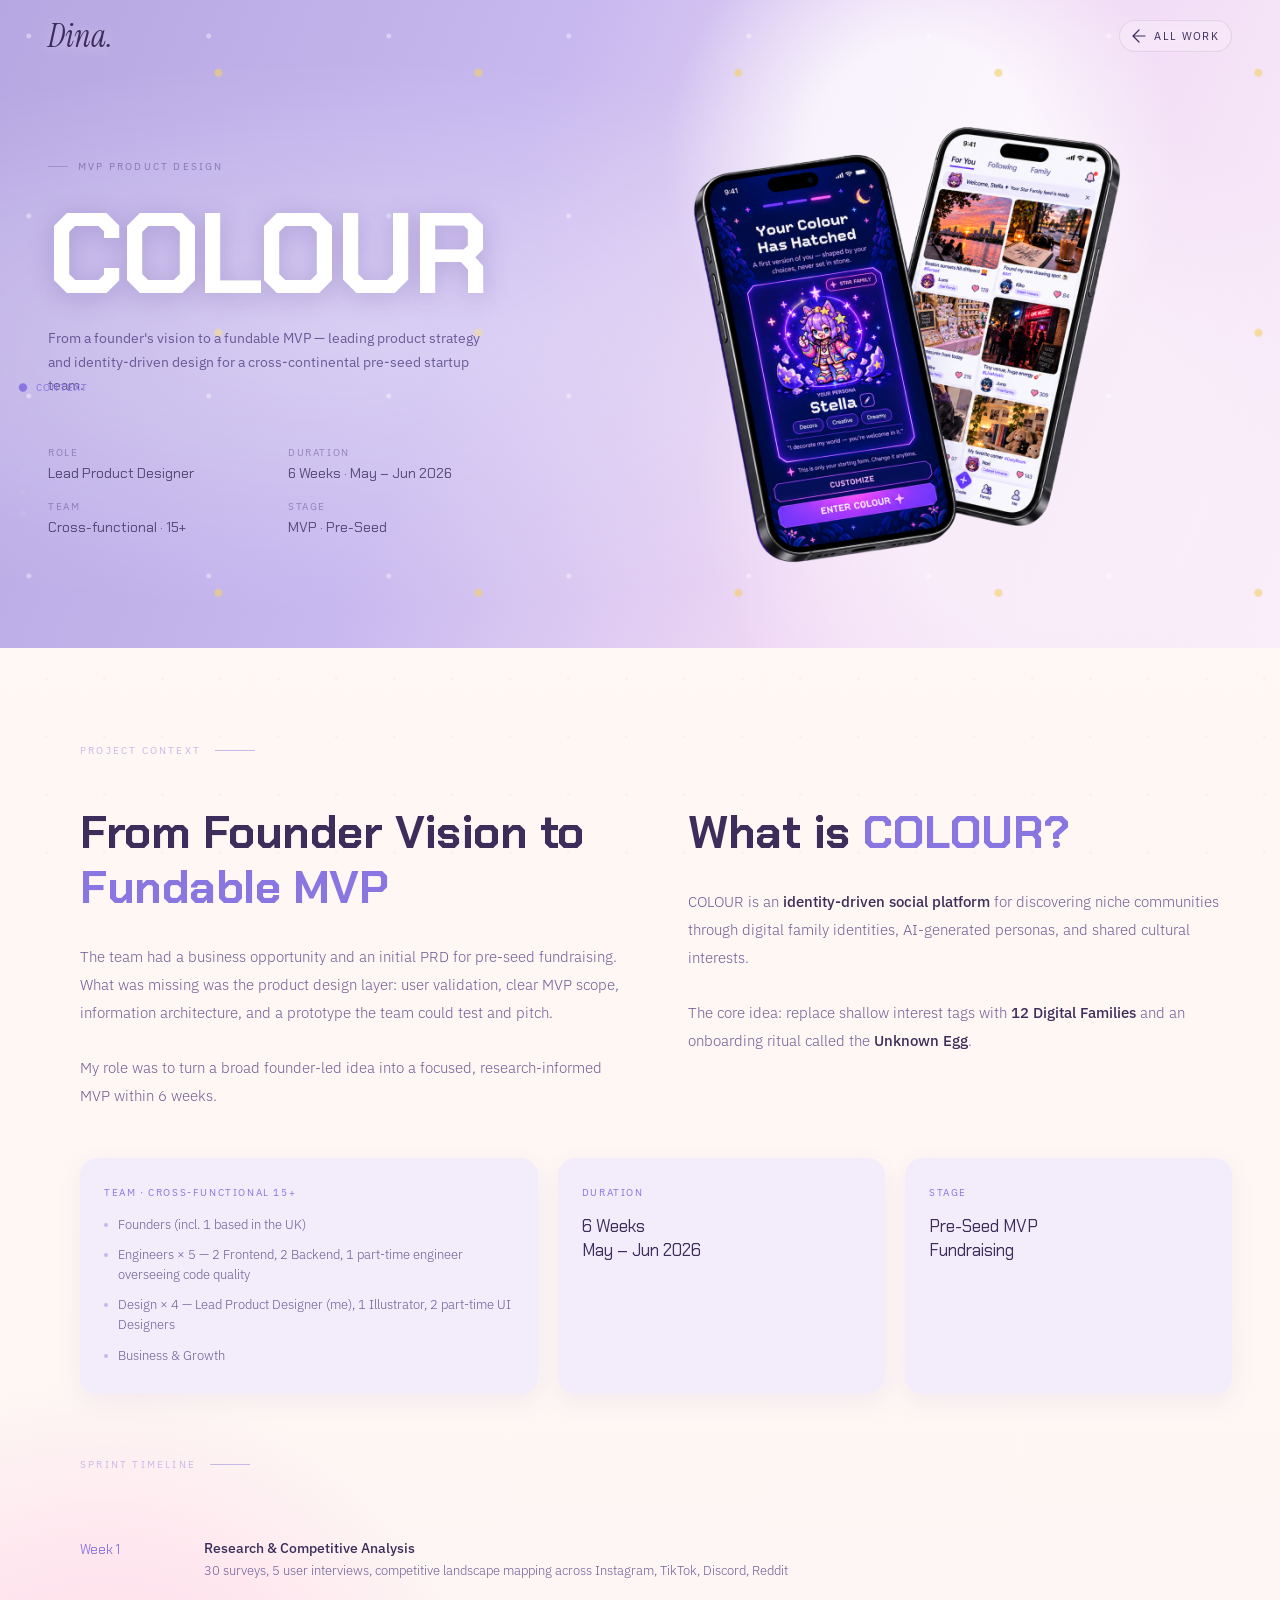
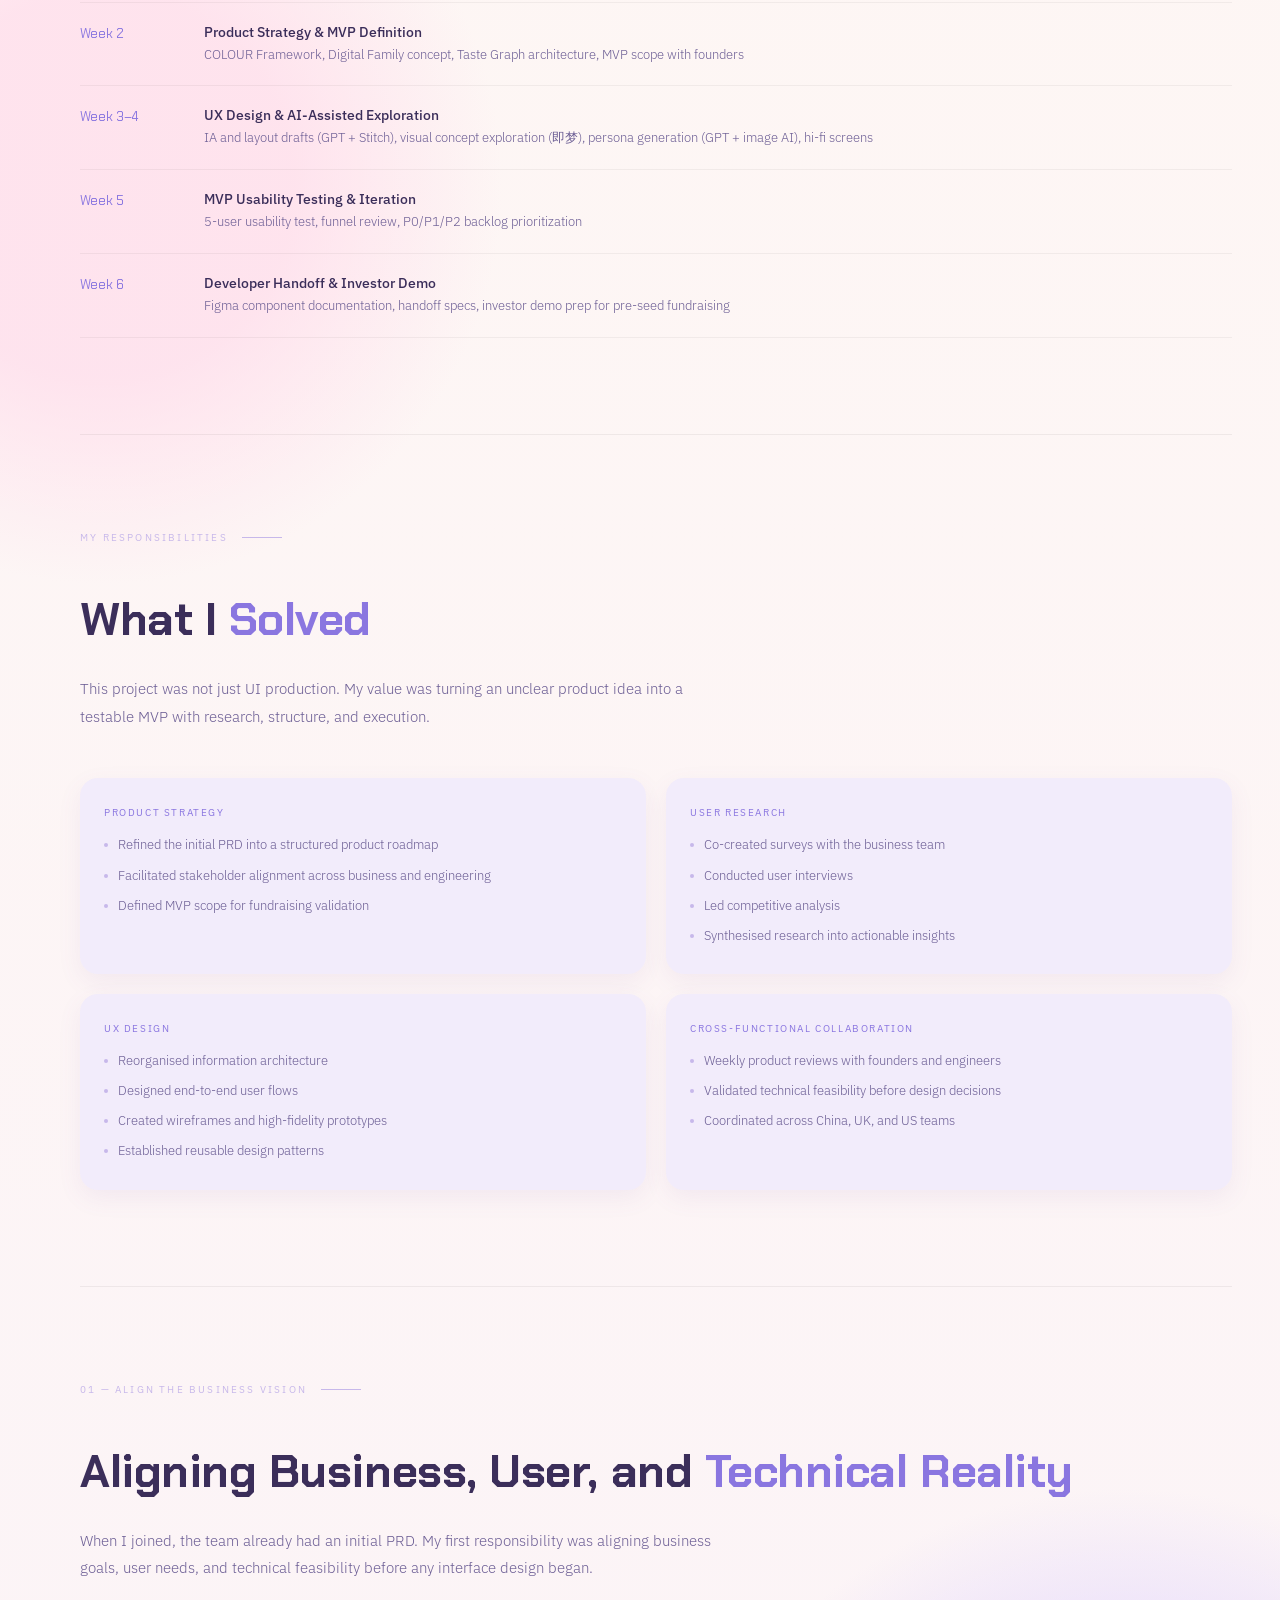
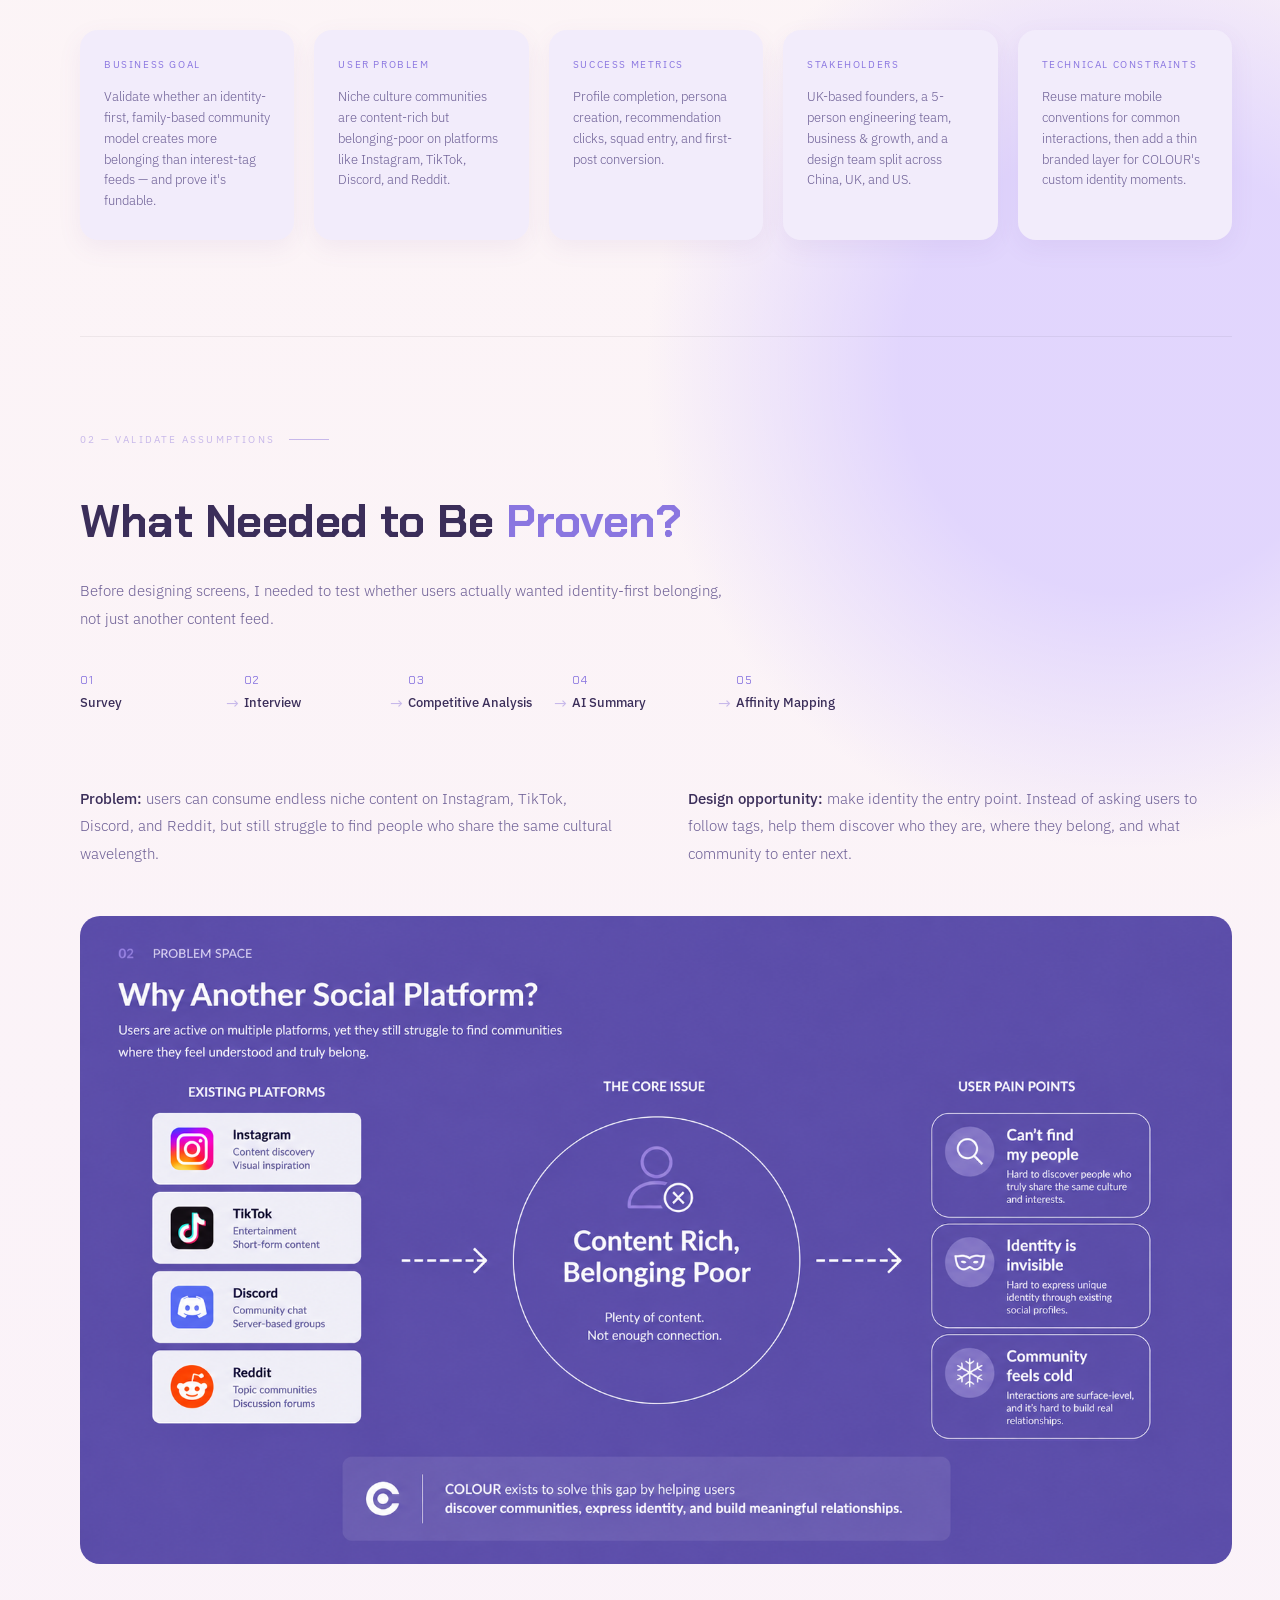
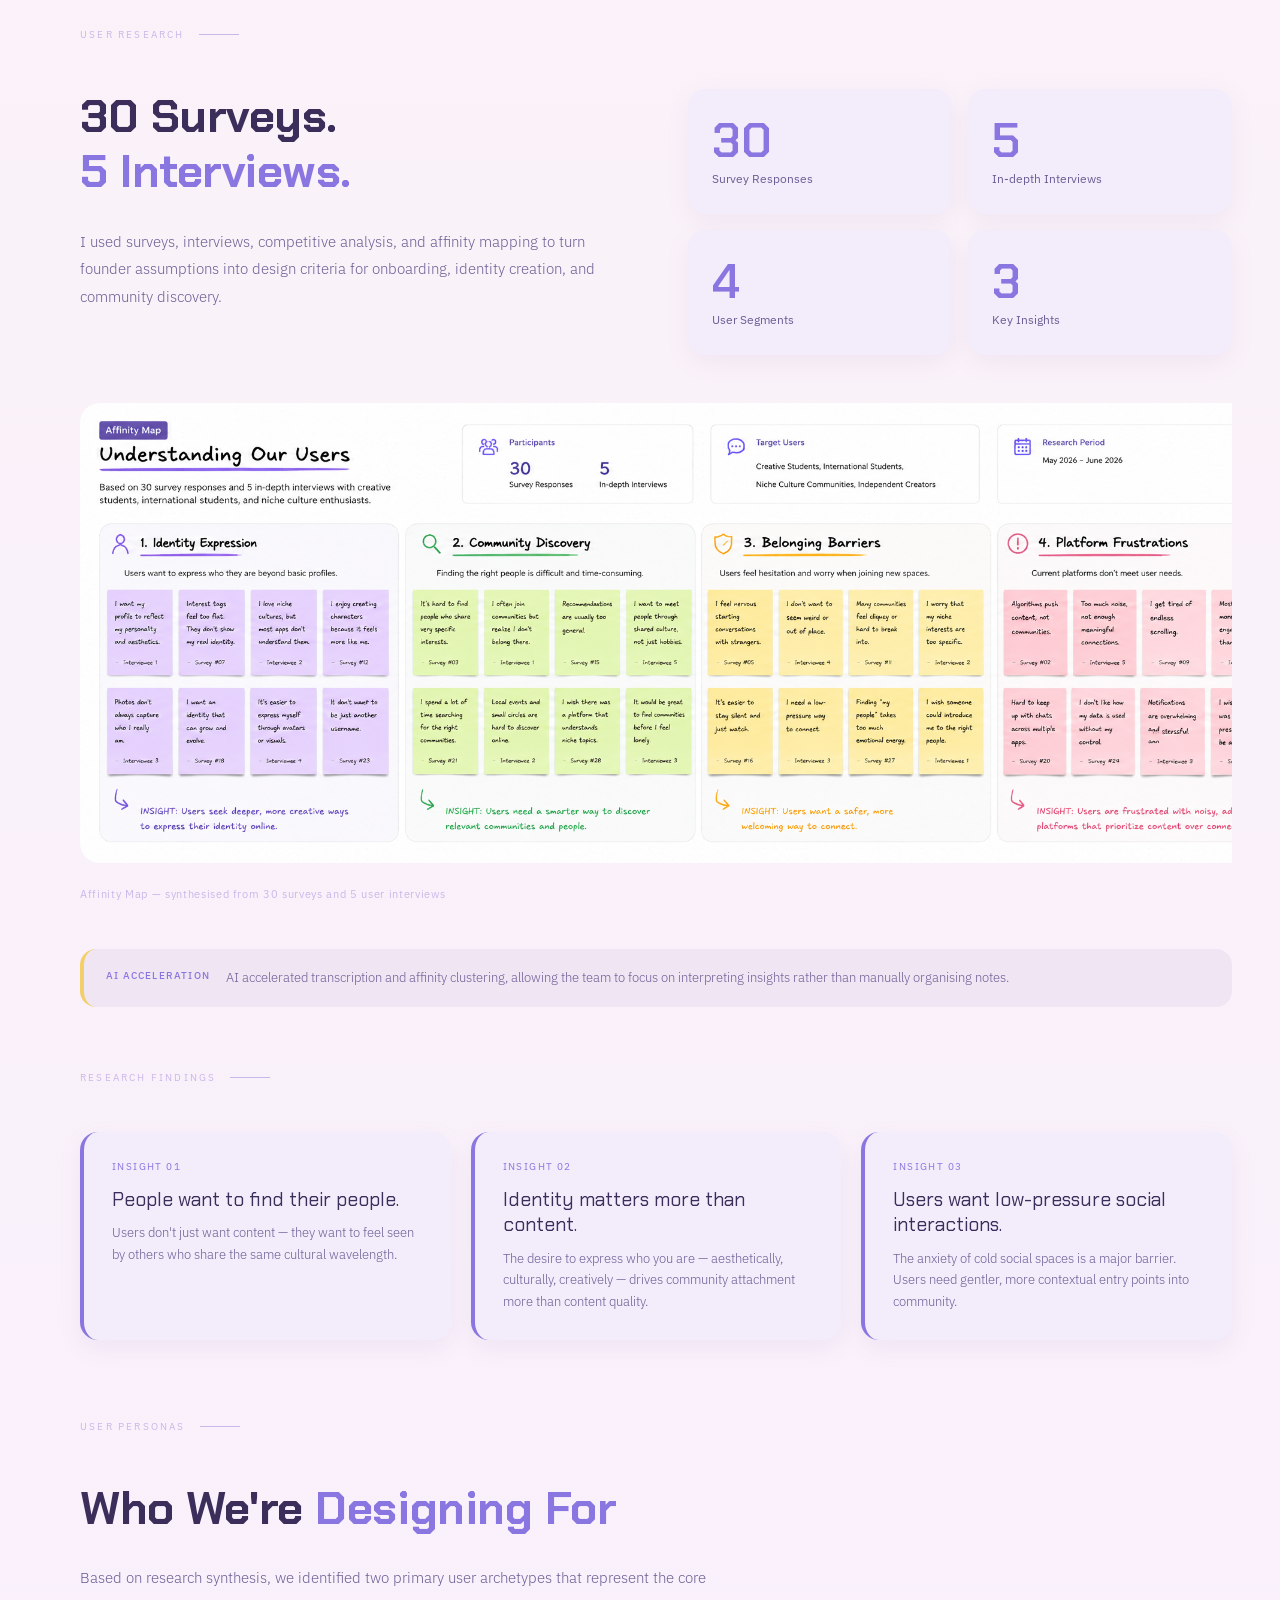
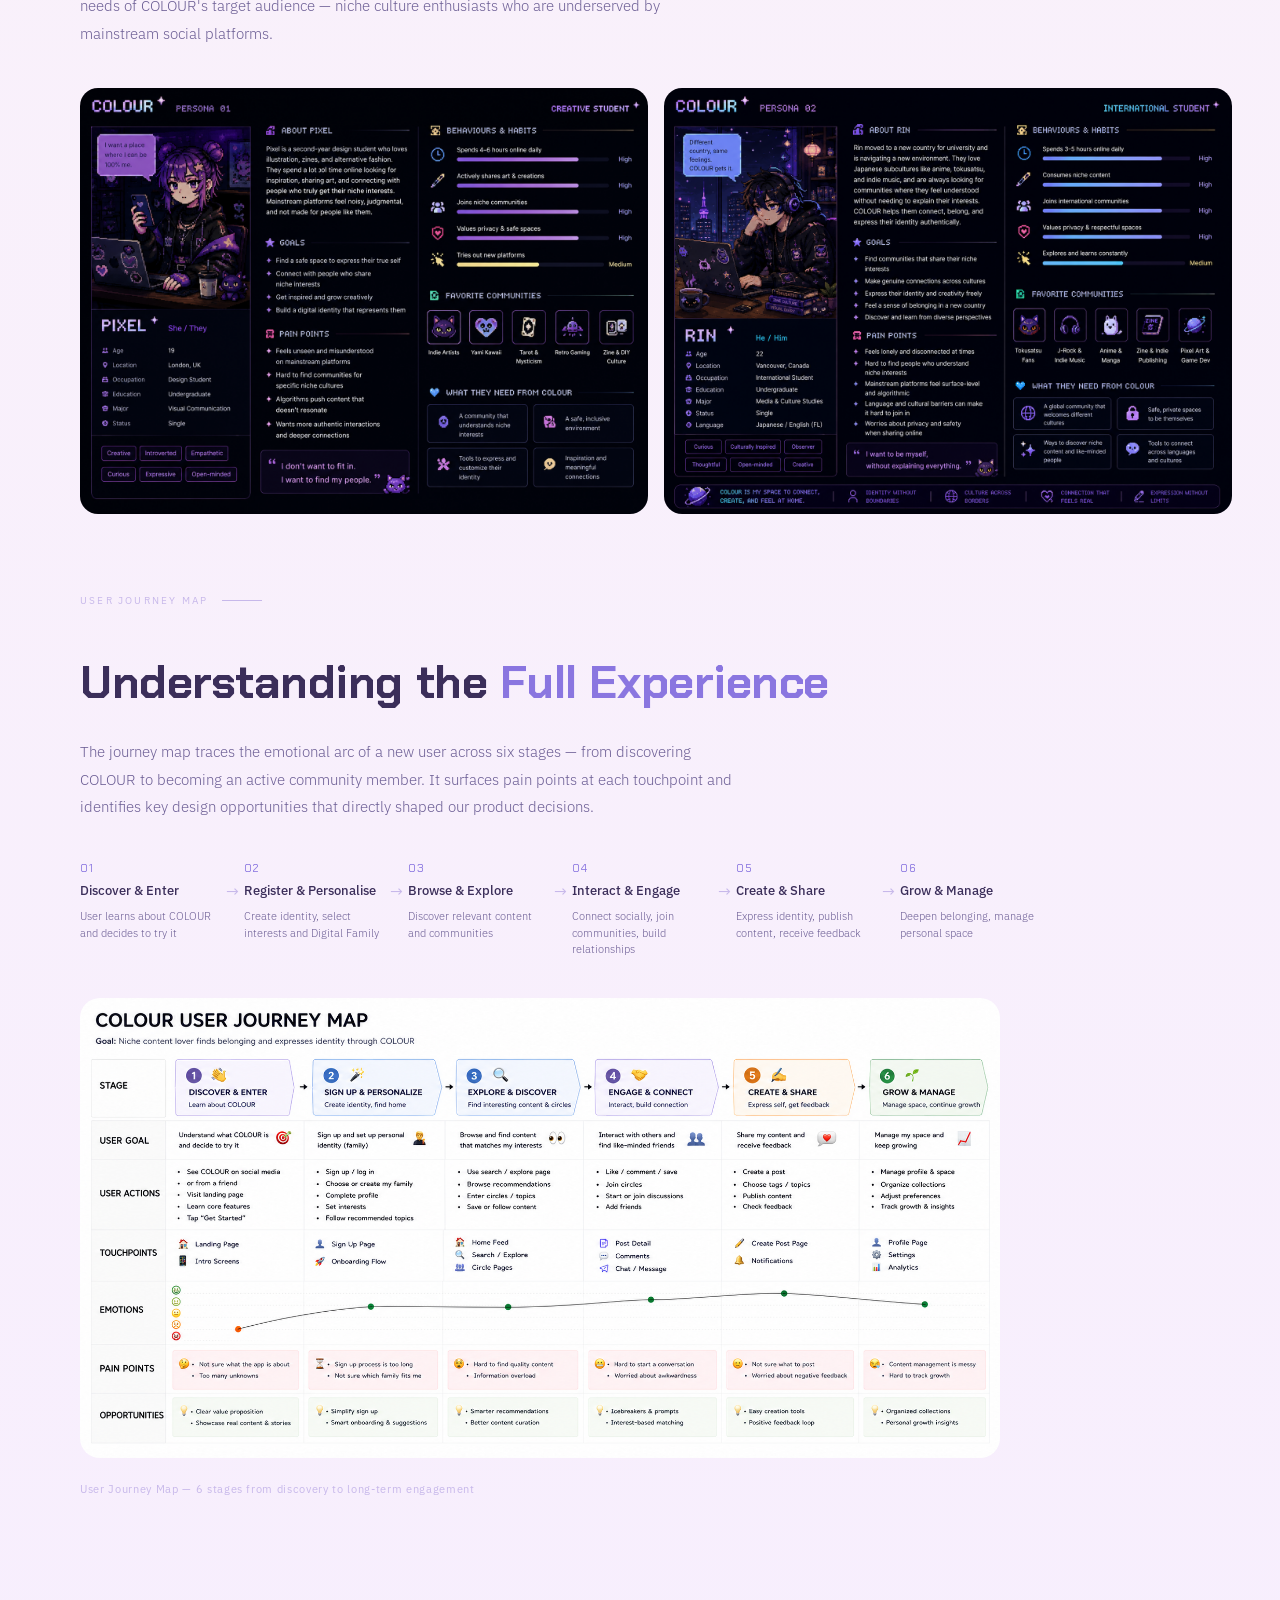
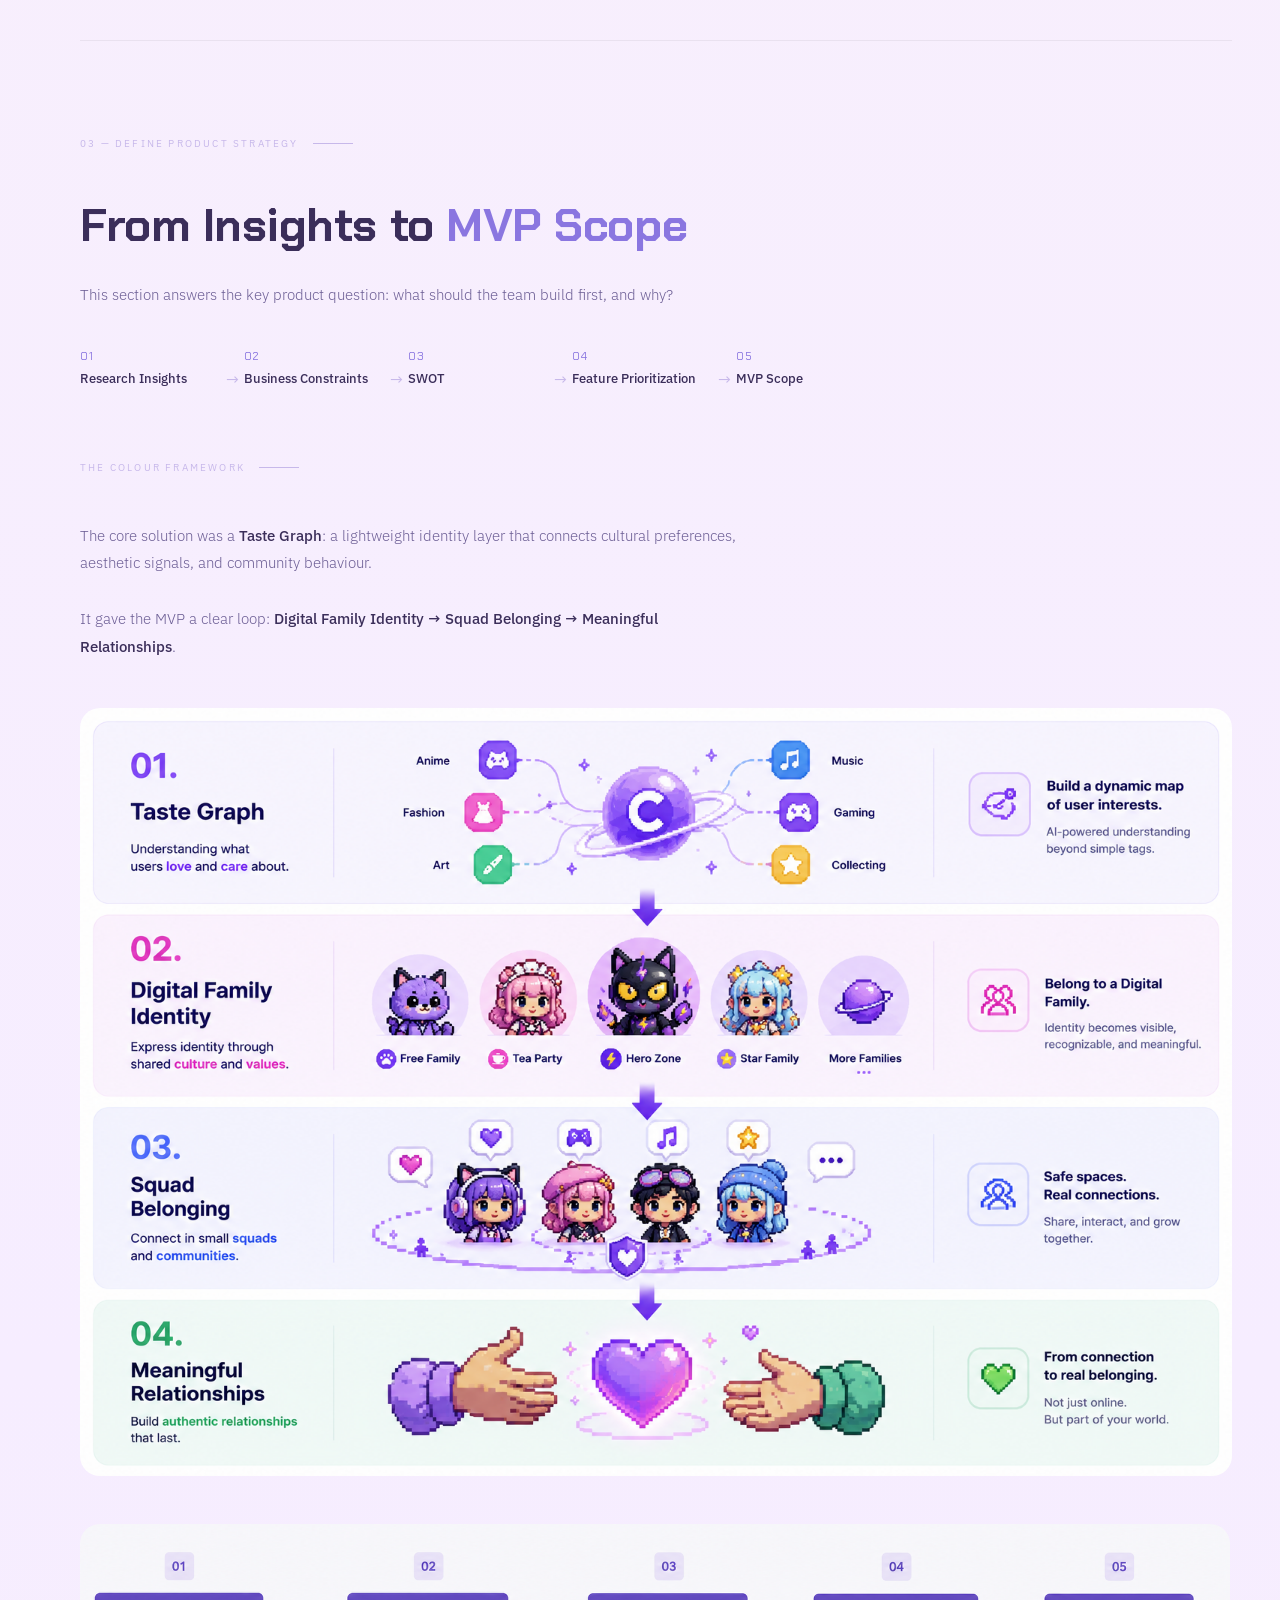
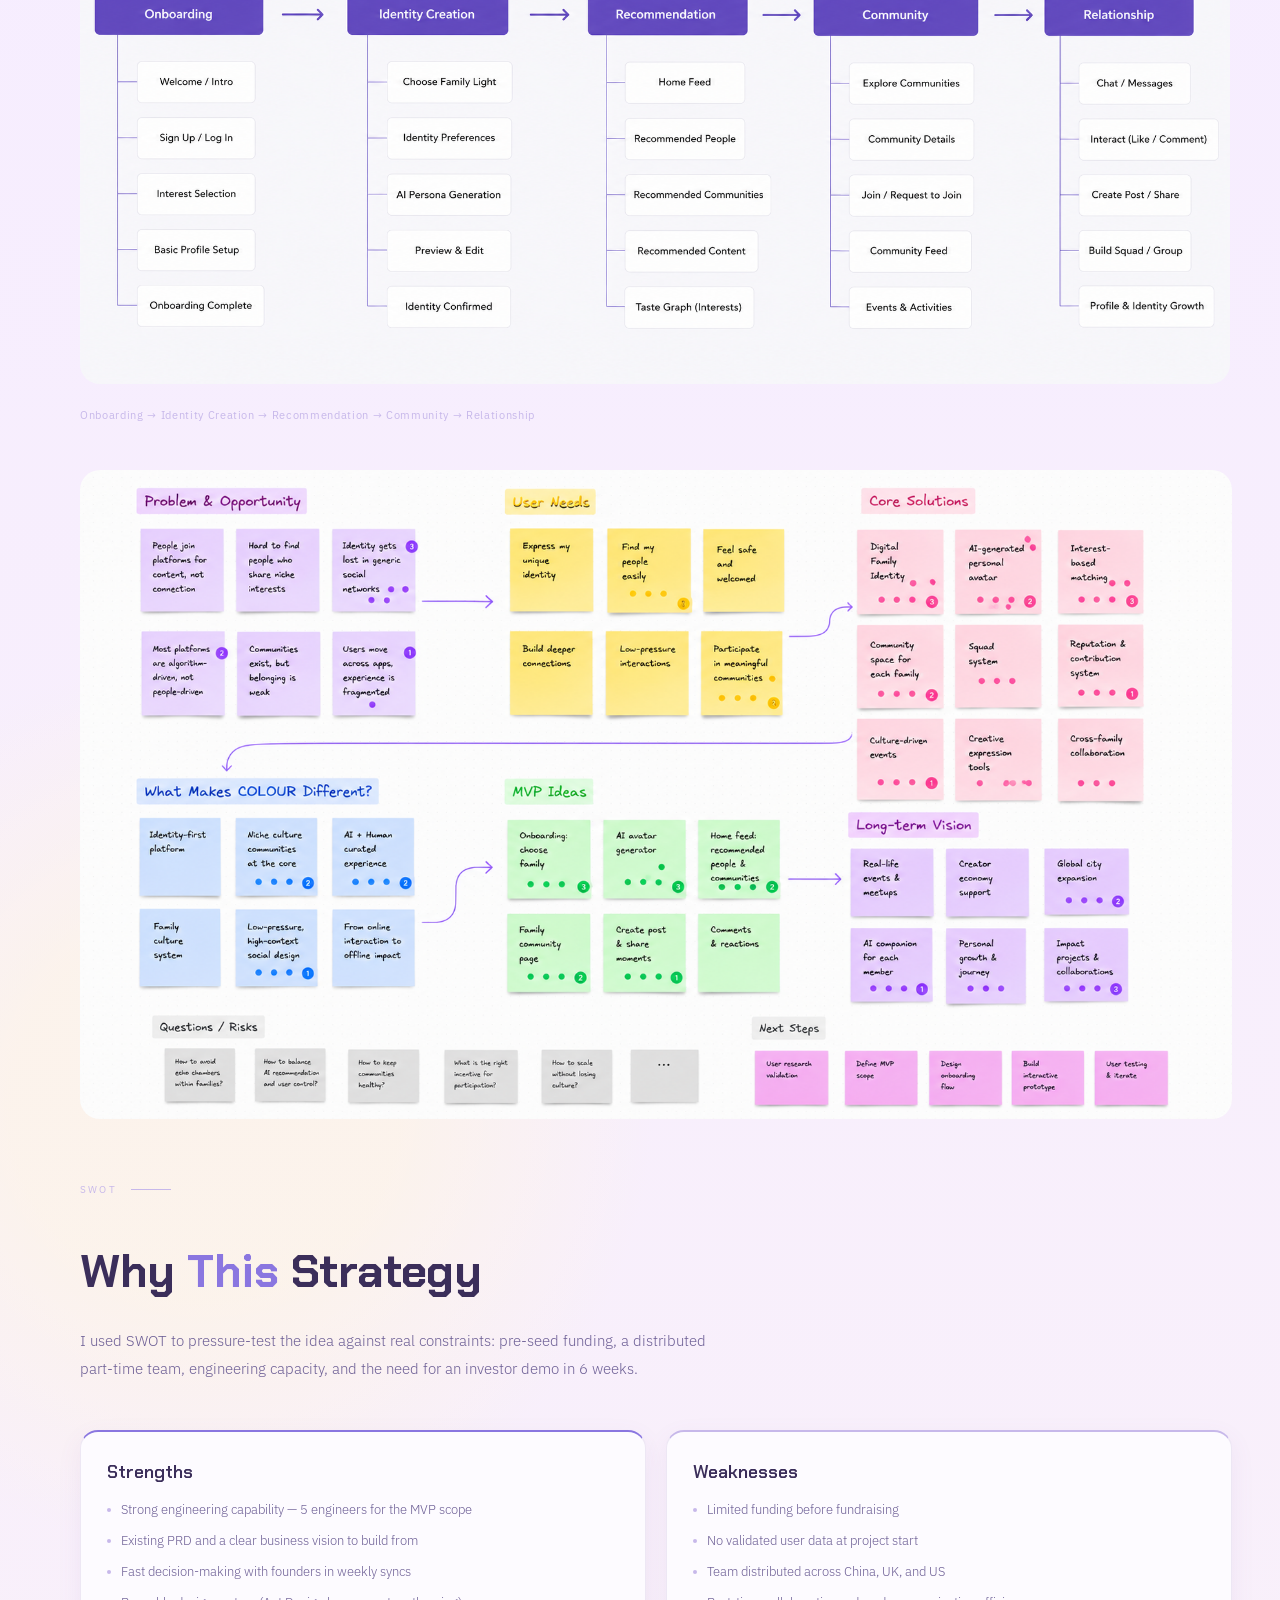
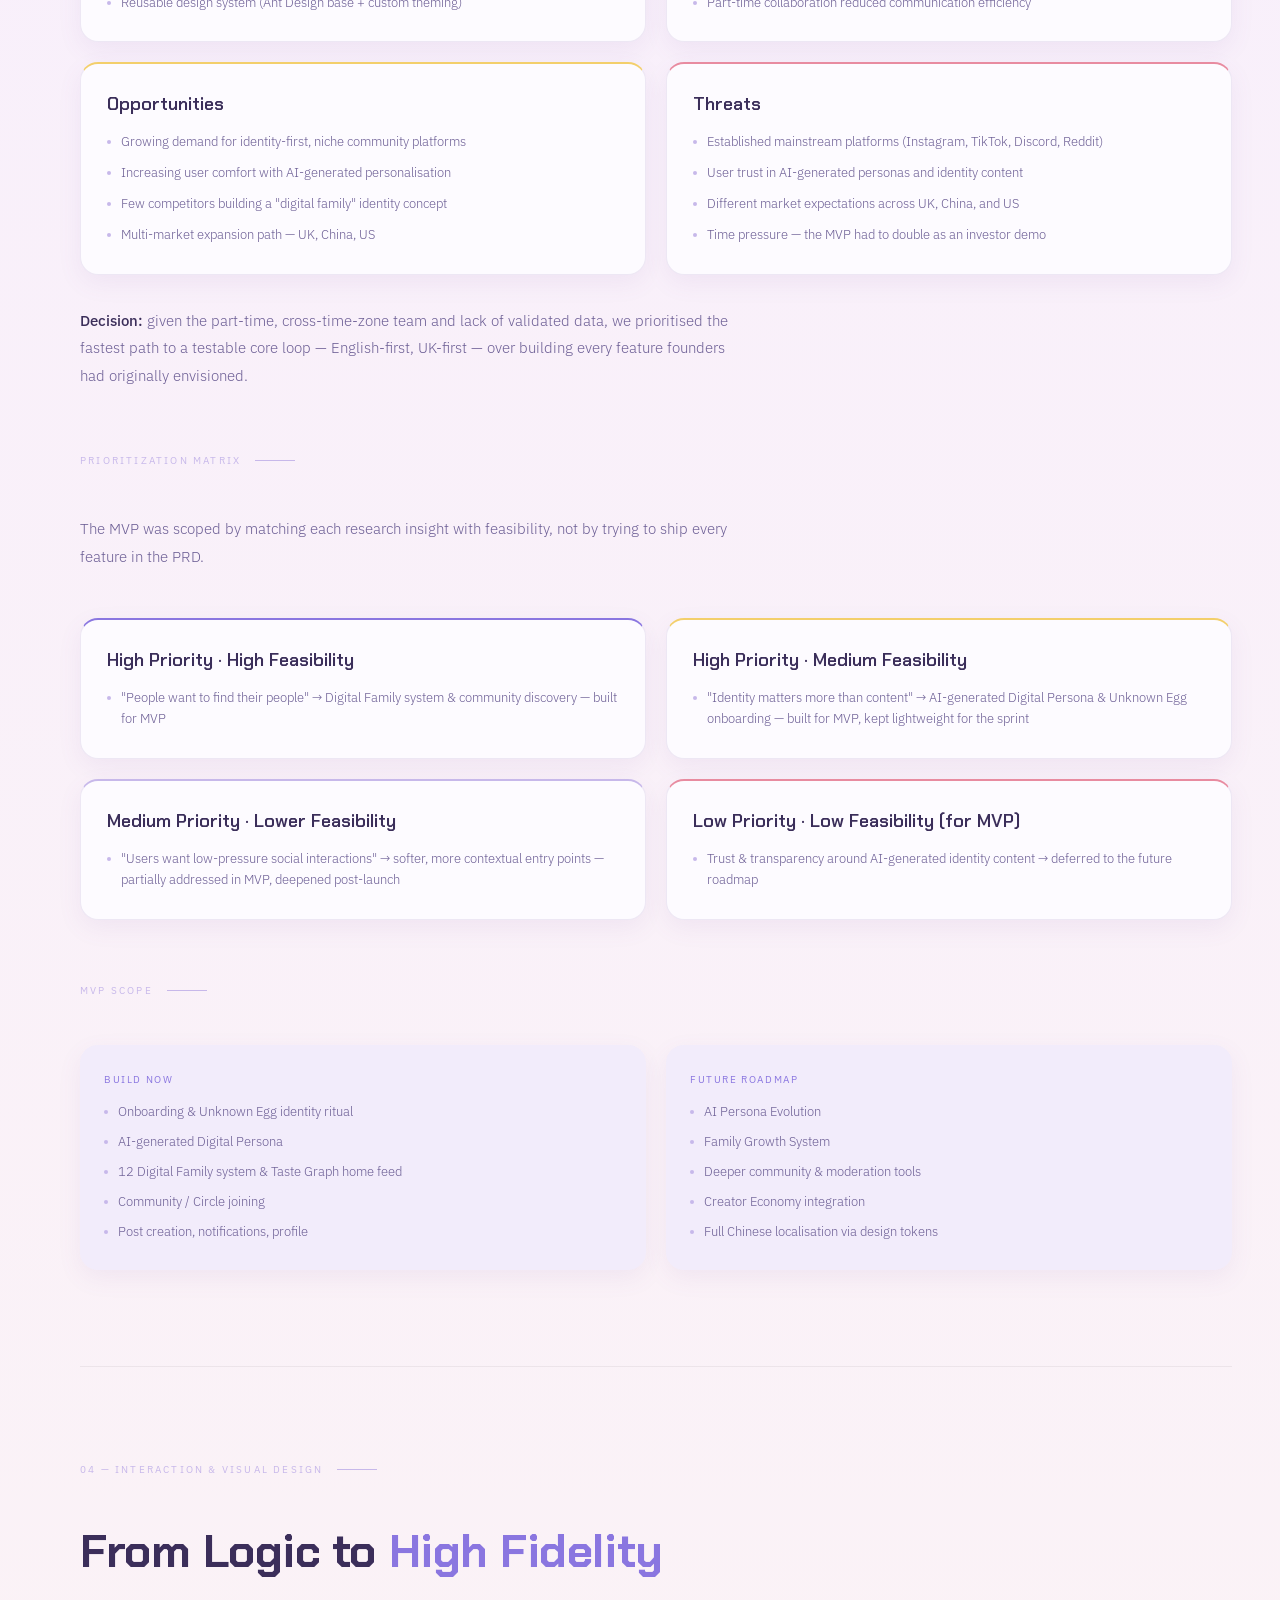
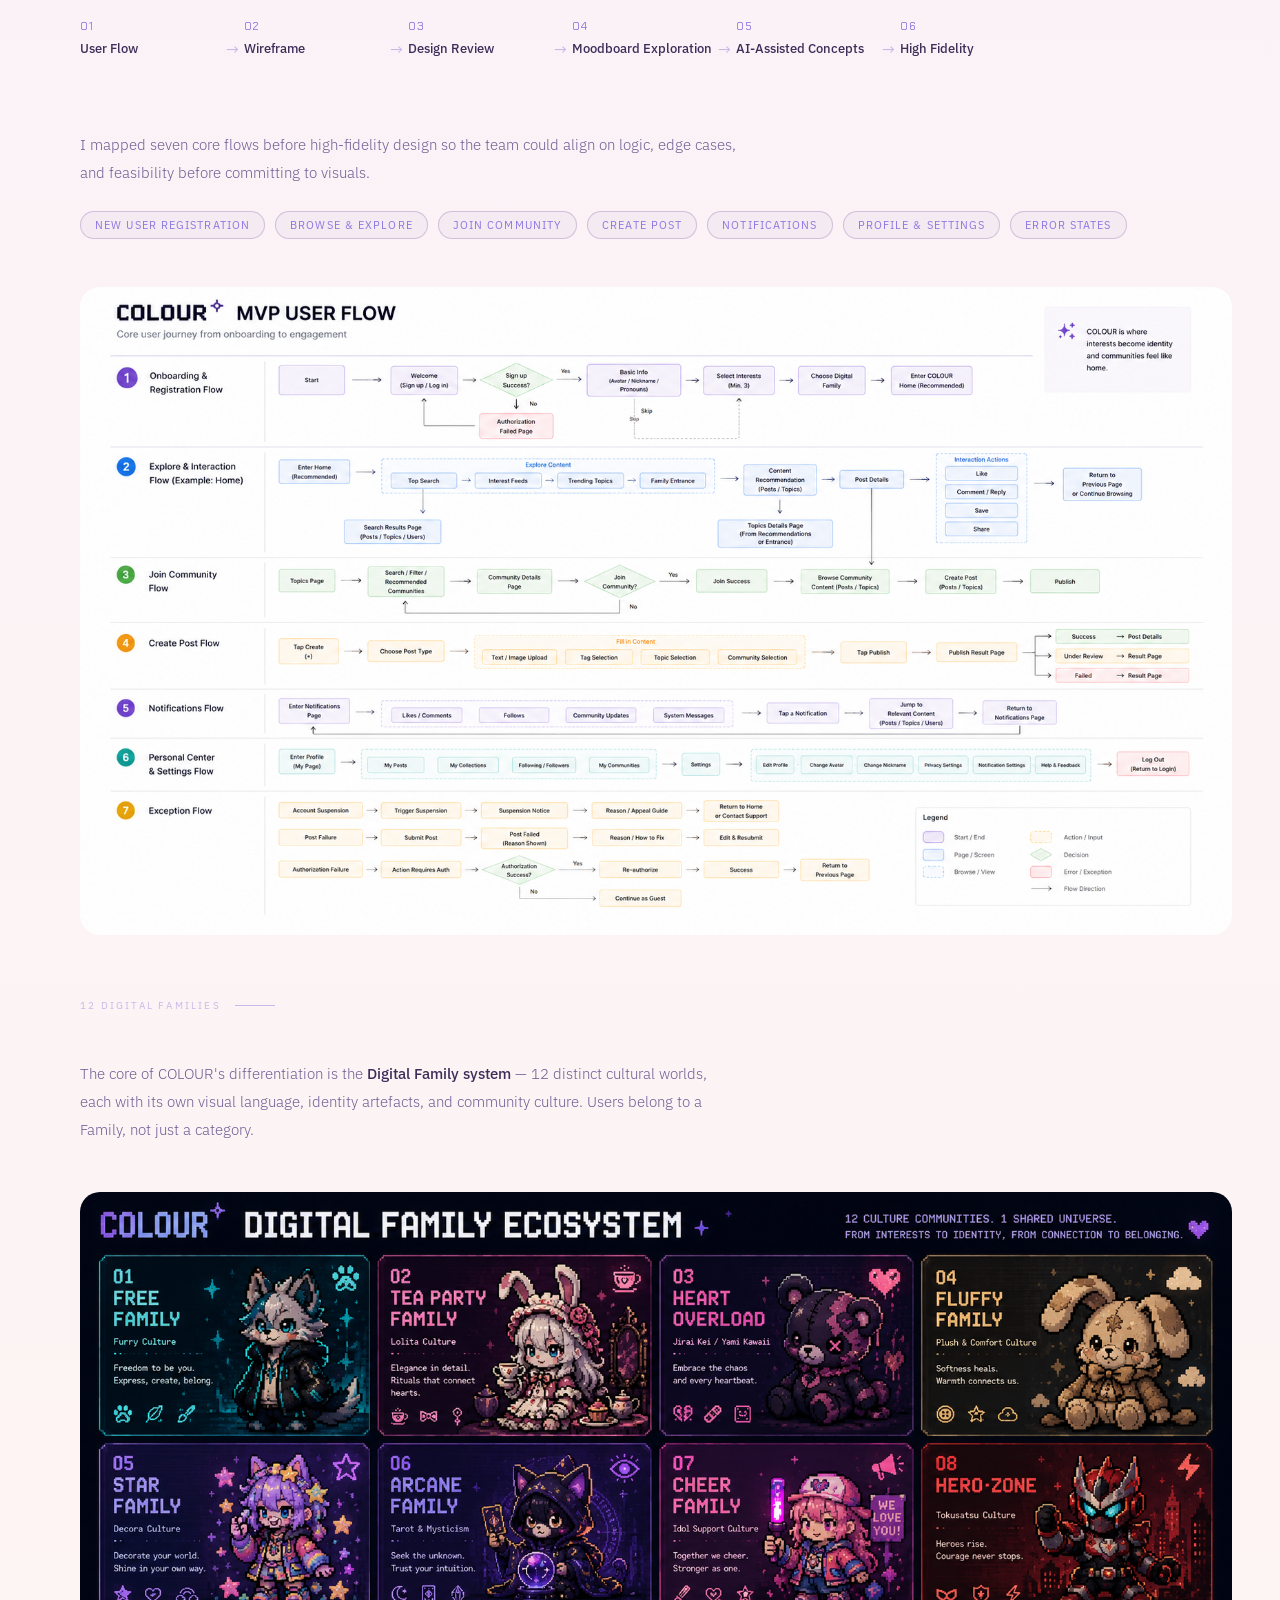
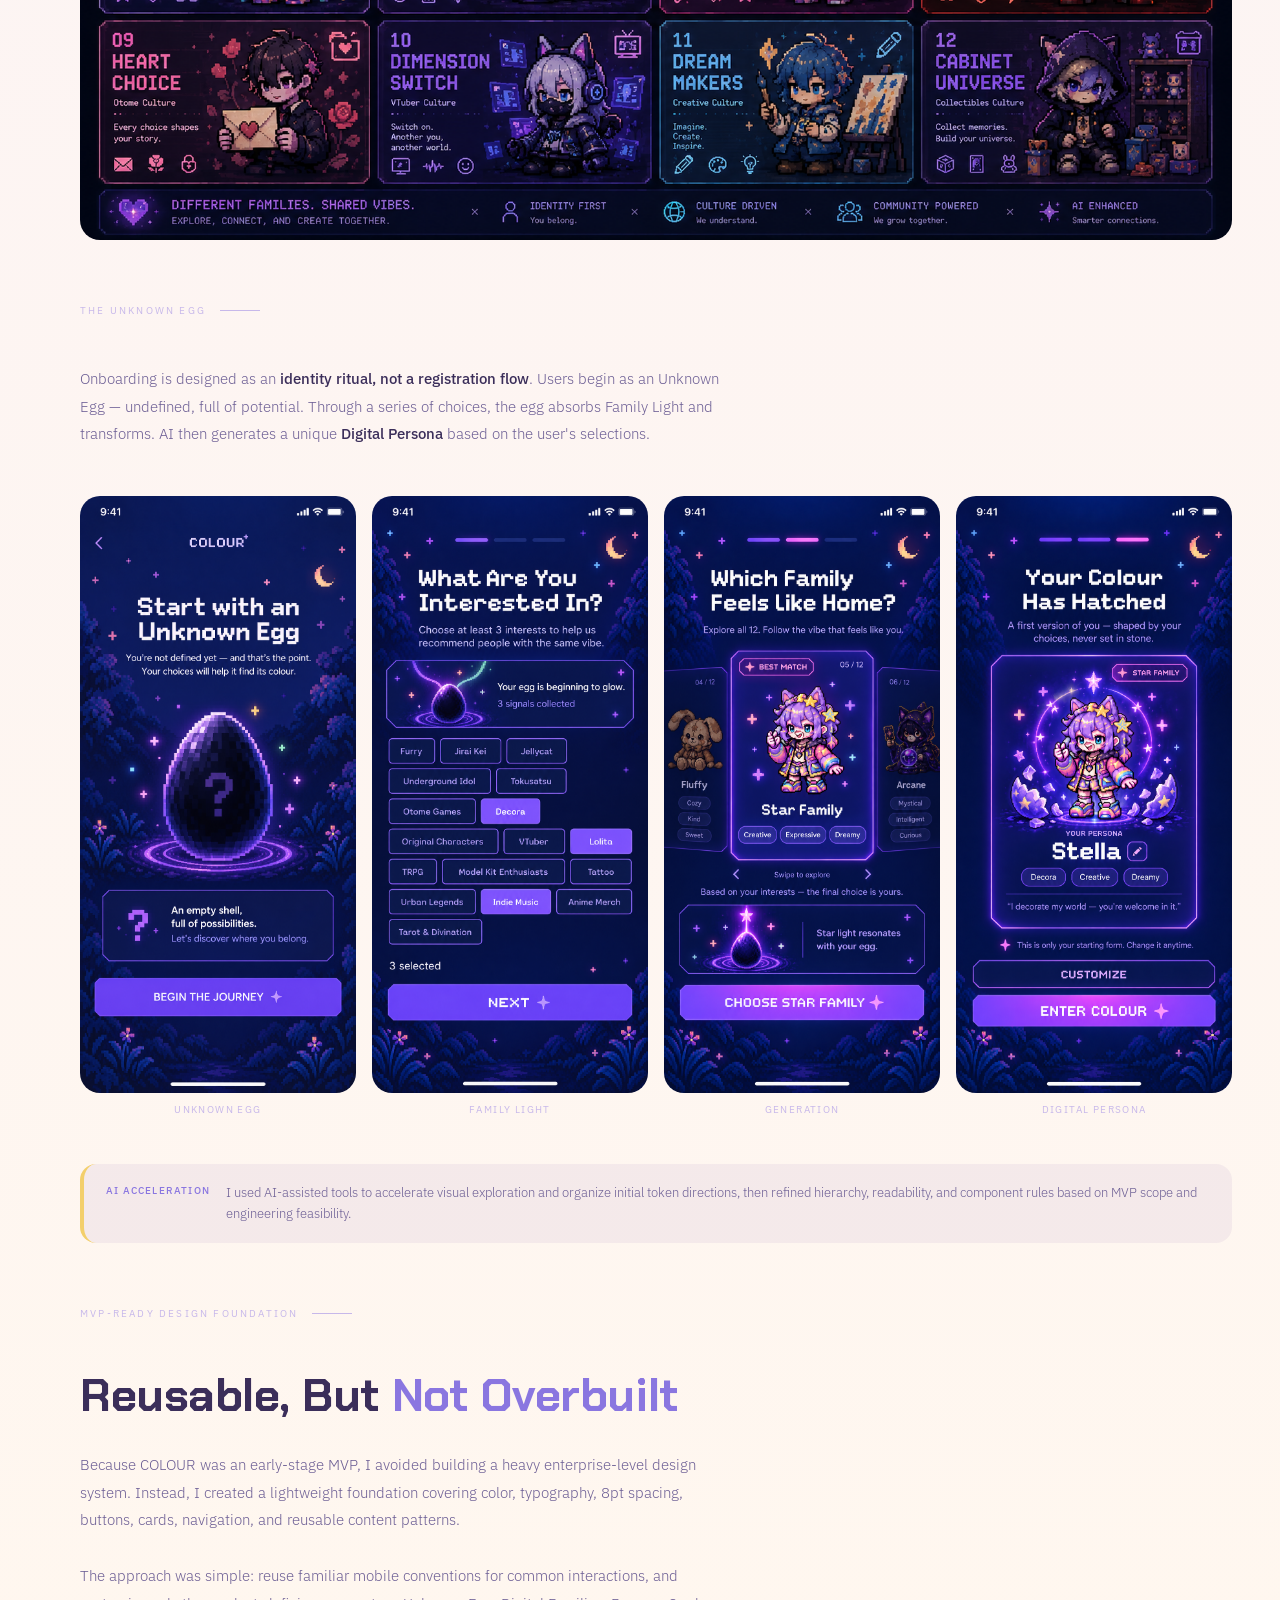
<file: colour.html>
<!DOCTYPE html>
<html lang="en">
<head>
  <meta charset="UTF-8" />
  <meta name="viewport" content="width=device-width, initial-scale=1.0" />
  <title>COLOUR — Dina Da</title>
  <link rel="preconnect" href="https://fonts.googleapis.com">
  <link rel="preconnect" href="https://fonts.gstatic.com" crossorigin>
  <link href="https://fonts.googleapis.com/css2?family=Instrument+Serif:ital@0;1&family=Chakra+Petch:wght@400;500;600;700&family=IBM+Plex+Sans:wght@300;400;500;600;700&display=swap" rel="stylesheet">
  <style>
    *, *::before, *::after { box-sizing: border-box; margin: 0; padding: 0; }
    :root {
      --cream: #FDFBFF; --cream-dark: #F2ECFB; --ink: #3B2E5A; --ink-light: #6B5D94; --ink-faint: #C7B8EA;
      --indigo: #6C5CE7; --rose: #E88BA0; --amber: #F3CF6B;
      --cp: #8A76E0; --cp-light: #B9A3EE;
      --serif: 'Chakra Petch', ui-monospace, 'SFMono-Regular', Menlo, monospace; --sans: 'IBM Plex Sans', -apple-system, BlinkMacSystemFont, 'Segoe UI', sans-serif;
    }
    html { scroll-behavior: smooth; }
    body { background: var(--cream); color: var(--ink); font-family: var(--sans); font-weight: 400; overflow-x: hidden; cursor: none; }
    #cur { position: fixed; width: 10px; height: 10px; background: var(--cp); border-radius: 50%; pointer-events: none; z-index: 99999; transform: translate(-50%,-50%); will-change: left,top; }
    #cur-ring { position: fixed; width: 36px; height: 36px; border: 1.5px solid rgba(123,94,167,0.5); border-radius: 50%; pointer-events: none; z-index: 99998; transform: translate(-50%,-50%); transition: width 0.2s, height 0.2s; will-change: left,top; }

    /* ── NAV ── */
    nav { position: fixed; top: 0; left: 0; right: 0; z-index: 200; padding: 20px 48px; display: flex; justify-content: space-between; align-items: center; transition: background 0.4s, border-color 0.4s; background: transparent; border-bottom: 1px solid transparent; }
    nav.scrolled { background: rgba(250,248,244,0.92); backdrop-filter: blur(12px); border-bottom-color: rgba(26,24,20,0.06); }
    .nav-name { font-family: 'Instrument Serif', Georgia, serif; font-size: 32px; font-style: italic; font-weight: 400; line-height: 1; text-decoration: none; color: #3B2E5A; text-shadow: 0 2px 14px rgba(250,238,250,0.45); transition: color 0.4s; }
    nav.scrolled .nav-name { color: #3B2E5A; }
    nav.scrolled .nav-back { color: var(--ink-light); }
    nav.scrolled .nav-back:hover { color: #2A2044; background: rgba(250,238,250,0.72); border-color: rgba(59,46,90,0.18); }
    .nav-right { display: flex; align-items: center; gap: 40px; }
    .nav-back { display: flex; align-items: center; gap: 8px; font-size: 11px; letter-spacing: 0.12em; text-transform: uppercase; color: #3B2E5A; text-decoration: none; transition: color 0.2s, background 0.2s, border-color 0.2s; padding: 8px 12px; border-radius: 999px; background: rgba(250,238,250,0.42); border: 1px solid rgba(59,46,90,0.10); backdrop-filter: blur(8px); }
    .nav-back svg { transition: transform 0.2s; }
    .nav-back:hover { color: #2A2044; background: rgba(250,238,250,0.72); border-color: rgba(59,46,90,0.18); }
    .nav-back:hover svg { transform: translateX(-3px); }

    /* ── LEFT PROGRESS BAR ── */
    .progress-bar { position: fixed; left: 20px; top: 50%; transform: translateY(-50%); z-index: 100; display: flex; flex-direction: column; gap: 8px; }
    .progress-item { display: flex; align-items: center; gap: 10px; text-decoration: none; }
    .progress-dot { width: 6px; height: 6px; border-radius: 50%; background: var(--ink-faint); transition: background 0.3s, transform 0.3s; flex-shrink: 0; }
    .progress-label { font-size: 10px; letter-spacing: 0.12em; text-transform: uppercase; color: var(--ink-faint); transition: color 0.3s; opacity: 0; transform: translateX(-4px); transition: opacity 0.2s, transform 0.2s, color 0.2s; white-space: nowrap; }
    .progress-item:hover .progress-label { opacity: 1; transform: translateX(0); color: var(--ink-light); }
    .progress-item.active .progress-dot { background: var(--cp); transform: scale(1.4); }
    .progress-item.active .progress-label { opacity: 1; transform: translateX(0); color: var(--cp); }

    /* ── HERO ── */
    .hero { min-height: 50vh; position: relative; overflow: hidden; width: 100%; display: flex; align-items: center; }
    .hero-bg { position: absolute; inset: 0; background: linear-gradient(110deg, #b6a7e2 0%, #c7b8ef 36%, #f0d9f5 68%, #faeefa 100%); }
    .hero-bg::after { content: ''; position: absolute; inset: 0; background: radial-gradient(ellipse at 30% 50%, rgba(255,255,255,0.25) 0%, transparent 60%); }
    .hero-inner { position: relative; z-index: 1; max-width: 1280px; margin: 0 auto; padding: 120px 48px 80px; width: 100%; display: grid; grid-template-columns: 0.8fr 1.2fr; gap: 64px; align-items: center; overflow: hidden; }
    .hero-left {}
    .hero-eyebrow { display: inline-flex; align-items: center; gap: 10px; font-size: 10px; letter-spacing: 0.22em; text-transform: uppercase; color: rgba(65,48,116,0.46); margin-bottom: 28px; }
    .hero-eyebrow::before { content: ''; width: 20px; height: 1px; background: rgba(65,48,116,0.26); }
    .hero-title { font-family: var(--serif); font-size: clamp(72px, 9vw, 120px); font-weight: 700; line-height: 0.92; letter-spacing: -0.02em; color: white; margin-bottom: 20px; text-shadow: 0 4px 24px rgba(80,50,140,0.25); }
    .hero-title em { font-style: normal; color: var(--amber); }
    .hero-sub { font-size: 14px; font-weight: 400; line-height: 1.7; color: rgba(65,48,116,0.72); max-width: 460px; margin-bottom: 48px; }
    .hero-meta { display: grid; grid-template-columns: 1fr 1fr; gap: 16px 32px; }
    .hm-label { font-size: 10px; letter-spacing: 0.16em; text-transform: uppercase; color: rgba(65,48,116,0.42); margin-bottom: 5px; }
    .hm-value { font-family: var(--serif); font-size: 14px; color: rgba(59,46,90,0.82); line-height: 1.4; }
    /* Hero right — core image showcase */
    .hero-right { position: relative; display: flex; align-items: center; justify-content: center; overflow: visible; }
   .hero-screen { width: 120%; border-radius: 0; overflow: visible; box-shadow: none; position: relative; z-index: 2; }
    .hero-screen img { width: 100%; height: auto; display: block; }
    .hero-screen-placeholder { width: 100%; aspect-ratio: 16/9; background: rgba(255,255,255,0.04); border: 1px dashed rgba(255,255,255,0.12); display: flex; flex-direction: column; align-items: center; justify-content: center; gap: 10px; border-radius: 16px; }
    .hero-screen-placeholder span { font-size: 11px; letter-spacing: 0.12em; text-transform: uppercase; color: rgba(255,255,255,0.2); text-align: center; padding: 0 20px; }

    /* ── LAYOUT ── */
    .case-wrap { max-width: 1280px; margin: 0 auto; padding: 0 48px 0 80px; }
    .section { padding: 96px 0; border-bottom: 1px solid rgba(26,24,20,0.06); }
    .section:last-of-type { border-bottom: none; }
    .s-tag { font-size: 10px; letter-spacing: 0.22em; text-transform: uppercase; color: var(--ink-faint); margin-bottom: 48px; display: flex; align-items: center; gap: 14px; }
    .s-tag::after { content: ''; flex: 1; max-width: 40px; height: 1px; background: var(--ink-faint); }
    .s-title { font-family: var(--serif); font-size: clamp(30px, 4vw, 46px); font-weight: 700; line-height: 1.2; letter-spacing: -0.01em; color: var(--ink); margin-bottom: 28px; }
    .s-title em { font-style: normal; color: var(--cp); }
    .s-body { font-size: 15px; font-weight: 300; line-height: 1.85; color: var(--ink-light); max-width: 660px; }
    .s-body strong { color: var(--ink); font-weight: 500; }
    .two-col { display: grid; grid-template-columns: 1fr 1fr; gap: 64px; align-items: start; }

    /* ── TIMELINE ── */
    .timeline { margin-top: 48px; }
    .tl-item { display: grid; grid-template-columns: 96px 1fr; gap: 28px; padding: 20px 0; border-bottom: 1px solid rgba(26,24,20,0.05); }
    .tl-week { font-family: var(--serif); font-size: 13px; color: var(--cp); padding-top: 2px; }
    .tl-title { font-size: 14px; font-weight: 500; color: var(--ink); margin-bottom: 4px; }
    .tl-desc { font-size: 13px; font-weight: 300; color: var(--ink-light); line-height: 1.6; }

    /* ── STATS ── */
    .stats-2x2 { display: grid; grid-template-columns: 1fr 1fr; gap: 16px; }
    .stat-card { padding: 28px 24px; background: var(--cream-dark); border-radius: 18px; box-shadow: 0 8px 24px rgba(123,94,167,0.08); }
    .stat-num { font-family: var(--serif); font-size: clamp(32px,4vw,48px); font-weight: 600; color: var(--cp); line-height: 1; margin-bottom: 6px; }
    .stat-lbl { font-size: 12px; color: var(--ink-light); }

    /* ── CARD GRID (generic label + bullet list cards) ── */
    .card-grid { display: grid; gap: 20px; margin-top: 48px; }
    .backlog-grid { grid-template-columns: repeat(3, 1fr); }
    .card { padding: 28px 24px; background: var(--cream-dark); border-radius: 18px; box-shadow: 0 8px 24px rgba(123,94,167,0.08); }
    .card-lbl { font-size: 10px; letter-spacing: 0.16em; text-transform: uppercase; color: var(--cp); margin-bottom: 16px; }
    .card-list { list-style: none; display: flex; flex-direction: column; gap: 10px; }
    .card-list li { font-size: 13px; font-weight: 300; color: var(--ink-light); line-height: 1.55; padding-left: 14px; position: relative; }
    .card-list li::before { content: ''; position: absolute; left: 0; top: 8px; width: 4px; height: 4px; border-radius: 50%; background: var(--ink-faint); }
    .card-value { font-family: var(--serif); font-size: 17px; color: var(--ink); line-height: 1.4; }

    /* ── QUADRANT GRID (SWOT + Prioritization) ── */
    .quad-grid { display: grid; grid-template-columns: 1fr 1fr; gap: 20px; margin-top: 48px; }
    .quad-card { padding: 28px 26px; border-radius: 18px; border: 1px solid rgba(123,94,167,0.12); background: var(--cream); box-shadow: 0 8px 24px rgba(123,94,167,0.08); }
    .quad-card.sw-s { border-top: 2px solid var(--cp); }
    .quad-card.sw-w { border-top: 2px solid var(--ink-faint); }
    .quad-card.sw-o { border-top: 2px solid var(--amber); }
    .quad-card.sw-t { border-top: 2px solid var(--rose); }
    .quad-lbl { font-family: var(--serif); font-size: 18px; font-weight: 600; font-style: normal; color: var(--ink); margin-bottom: 16px; }
    .quad-list { list-style: none; display: flex; flex-direction: column; gap: 10px; }
    .quad-list li { font-size: 13px; font-weight: 300; color: var(--ink-light); line-height: 1.6; padding-left: 14px; position: relative; }
    .quad-list li::before { content: ''; position: absolute; left: 0; top: 8px; width: 4px; height: 4px; border-radius: 50%; background: var(--ink-faint); }

    /* ── IMAGES ── */
    .img-full { width: 100%; border-radius: 20px; overflow: hidden; margin: 48px 0; }
    .img-full img { width: 100%; height: auto; display: block; }
    .img-ph { width: 100%; aspect-ratio: 16/9; background: var(--cream-dark); display: flex; align-items: center; justify-content: center; }
    .img-ph span { font-family: var(--serif); font-size: 13px; font-style: normal; color: var(--ink-faint); }
    .img-two { display: grid; grid-template-columns: 1fr 1fr; gap: 16px; margin: 48px 0; }
    .img-two .img-item { border-radius: 18px; overflow: hidden; }
    .img-two img { width: 100%; display: block; }
    .img-two .img-ph { aspect-ratio: 4/3; }
    .img-item { border-radius: 18px; overflow: hidden; }
    .img-scroll-wrap { overflow-x: auto; margin: 48px 0; padding-bottom: 8px; scrollbar-width: thin; scrollbar-color: var(--ink-faint) var(--cream-dark); }
    .img-scroll-wrap img { height: 460px; width: auto; max-width: none; border-radius: 20px; display: block; }
    .img-scroll-wrap .img-ph { height: 460px; width: 1300px; border-radius: 20px; aspect-ratio: unset; }
    .img-caption { font-size: 11px; color: var(--ink-faint); letter-spacing: 0.06em; margin-top: -32px; margin-bottom: 48px; }
    .img-five { display: grid; grid-template-columns: repeat(5,1fr); gap: 12px; margin: 48px 0; }
    .img-four { display: grid; grid-template-columns: repeat(4,1fr); gap: 12px; margin: 48px 0; }
    .img-three { display: grid; grid-template-columns: repeat(5,1fr); gap: 12px; margin: 48px 0; }
    .img-five .img-item, .img-four .img-item, .img-three .img-item { border-radius: 14px; overflow: hidden; }
    .img-five img, .img-four img, .img-three img { width: 100%; display: block; }
    .img-five .img-ph, .img-four .img-ph, .img-three .img-ph { aspect-ratio: 9/19; }

    /* ── CAROUSEL ── */
    .carousel { margin: 48px 0; position: relative; }
    .carousel-track { display: flex; gap: 14px; overflow-x: auto; scroll-snap-type: x mandatory; scrollbar-width: none; scroll-behavior: smooth; }
    .carousel-nav { position: absolute; top: 50%; transform: translateY(-50%); width: 44px; height: 44px; border-radius: 999px; border: 1px solid rgba(123,94,167,0.18); background: rgba(255,255,255,0.78); color: var(--cp); display: flex; align-items: center; justify-content: center; box-shadow: 0 12px 28px rgba(123,94,167,0.16); backdrop-filter: blur(10px); cursor: none; z-index: 2; transition: transform 0.2s, background 0.2s; }
    .carousel-nav:hover { transform: translateY(-50%) scale(1.05); background: rgba(255,255,255,0.94); }
    .carousel-nav.prev { left: -22px; }
    .carousel-nav.next { right: -22px; }
    .carousel-hint { margin-top: 12px; font-size: 10px; letter-spacing: 0.14em; text-transform: uppercase; color: var(--ink-faint); text-align: center; }
    .carousel-track::-webkit-scrollbar { display: none; }
    .c-item { flex: 0 0 calc(20% - 12px); scroll-snap-align: start; border-radius: 18px; overflow: hidden; }
    .c-item img { width: 100%; display: block; }
    .c-item .img-ph { aspect-ratio: 9/19; }
    .screen-label { margin-top: 10px; font-size: 10px; letter-spacing: 0.14em; text-transform: uppercase; color: var(--ink-faint); text-align: center; line-height: 1.4; }
    .carousel-dots { display: flex; justify-content: center; gap: 8px; margin-top: 18px; }
    .c-dot { width: 6px; height: 6px; border-radius: 50%; background: var(--ink-faint); border: none; padding: 0; transition: background 0.2s, transform 0.2s; }
    .c-dot.active { background: var(--cp); transform: scale(1.4); }

    /* ── INSIGHTS ── */
    .insight-grid { display: grid; grid-template-columns: repeat(3,1fr); gap: 20px; margin-top: 48px; }
    .insight-card { padding: 28px; background: var(--cream-dark); border-radius: 18px; border-left: 4px solid var(--cp); box-shadow: 0 8px 24px rgba(123,94,167,0.08); }
    .i-num { font-size: 10px; letter-spacing: 0.14em; text-transform: uppercase; color: var(--cp); margin-bottom: 14px; }
    .i-text { font-family: var(--serif); font-size: 19px; font-weight: 400; line-height: 1.35; color: var(--ink); margin-bottom: 10px; }
    .i-sub { font-size: 13px; font-weight: 300; color: var(--ink-light); line-height: 1.65; }

    /* ── EGG FLOW ── */
    .egg-flow { display: grid; grid-template-columns: repeat(4,1fr); gap: 16px; margin: 48px 0; }
    .egg-step { text-align: center; }
    .egg-img { border-radius: 20px; overflow: hidden; margin-bottom: 10px; }
    .egg-img img { width: 100%; display: block; }
    .egg-img .img-ph { aspect-ratio: 3/4; }
    .egg-lbl { font-size: 10px; letter-spacing: 0.14em; text-transform: uppercase; color: var(--ink-faint); }

    /* ── USER FLOW TAGS ── */
    .userflow-tags { display: flex; flex-wrap: wrap; gap: 10px; margin: 24px 0 40px; }
    .uf-tag { font-size: 11px; letter-spacing: 0.1em; text-transform: uppercase; color: var(--cp); border: 1px solid rgba(123,94,167,0.3); padding: 6px 14px; border-radius: 100px; background: rgba(123,94,167,0.05); }

    /* ── FLOW STAGES (reused for journey map + process diagrams) ── */
    .journey-stages { display: flex; align-items: flex-start; gap: 0; margin-top: 40px; overflow-x: auto; padding-bottom: 8px; }
    .journey-stage { flex: 0 0 auto; width: 140px; display: flex; flex-direction: column; gap: 8px; }
    .js-num { font-family: var(--serif); font-size: 11px; color: var(--cp); letter-spacing: 0.1em; }
    .js-name { font-size: 13px; font-weight: 500; color: var(--ink); line-height: 1.3; }
    .js-desc { font-size: 11px; font-weight: 300; color: var(--ink-light); line-height: 1.5; }
    .journey-arrow { flex: 0 0 24px; text-align: center; color: var(--ink-faint); font-size: 16px; padding-top: 20px; }

    /* ── ENGINEER COLLAB ── */
    .collab-grid { display: grid; grid-template-columns: repeat(4,1fr); gap: 16px; margin-top: 40px; }
    .collab-card { padding: 28px 24px; background: var(--cream-dark); border-radius: 18px; border-top: 3px solid var(--cp); box-shadow: 0 8px 24px rgba(123,94,167,0.08); }
    .collab-num { font-family: var(--serif); font-size: 30px; font-weight: 600; color: var(--cp); line-height: 1; margin-bottom: 6px; }
    .collab-title { font-size: 13px; font-weight: 500; color: var(--ink); margin-bottom: 10px; letter-spacing: 0.02em; }
    .collab-desc { font-size: 13px; font-weight: 300; color: var(--ink-light); line-height: 1.65; }

    .design-system-shot { border-radius: 22px; overflow: hidden; margin: 48px 0; box-shadow: 0 18px 46px rgba(123,94,167,0.10); }
    .design-system-shot img { width: 100%; height: auto; display: block; }
    /* ── VIDEO ── */
    .video-wrap { width: 100%; border-radius: 20px; overflow: hidden; margin: 48px 0; background: var(--ink); }
    .video-wrap video { width: 100%; display: block; }
    .video-ph { width: 100%; aspect-ratio: 16/9; background: var(--ink); display: flex; flex-direction: column; align-items: center; justify-content: center; gap: 14px; }
    .video-ph-btn { width: 56px; height: 56px; border-radius: 50%; border: 2px solid rgba(255,255,255,0.2); display: flex; align-items: center; justify-content: center; }
    .video-ph-btn::after { content:''; width:0; height:0; border-top:9px solid transparent; border-bottom:9px solid transparent; border-left:14px solid rgba(255,255,255,0.35); margin-left:3px; }
    .video-ph span { font-size: 11px; letter-spacing: 0.14em; text-transform: uppercase; color: rgba(255,255,255,0.25); }

    /* ── AI NOTE ── */
    .ai-note { display: flex; gap: 16px; align-items: flex-start; padding: 18px 22px; background: rgba(123,94,167,0.08); border-left: 4px solid var(--amber); border-radius: 16px; margin: 32px 0; }
    .ai-note-tag { flex: 0 0 auto; font-size: 10px; letter-spacing: 0.12em; text-transform: uppercase; color: var(--cp); font-weight: 500; white-space: nowrap; padding-top: 2px; }
    .ai-note-text { font-size: 13px; font-weight: 300; color: var(--ink-light); line-height: 1.65; }

    /* ── METRICS ── */
    .metrics-grid { display: grid; grid-template-columns: repeat(4,1fr); gap: 20px; margin-top: 48px; }
    .metrics-grid-five { grid-template-columns: repeat(5,1fr); }
    .metric-card { padding: 28px 20px; border: 1px solid rgba(123,94,167,0.12); border-radius: 18px; text-align: center; background: var(--cream); box-shadow: 0 8px 24px rgba(123,94,167,0.08); }
    .metric-num { font-family: var(--serif); font-size: clamp(32px,4vw,46px); font-weight: 600; color: var(--cp); line-height: 1; margin-bottom: 8px; }
    .metric-lbl { font-size: 12px; font-weight: 400; color: var(--ink-light); line-height: 1.5; }

    /* ── NEXT PROJECT ── */
    .next-wrap { padding: 0 48px 0 80px; max-width: 1280px; margin: 0 auto; }
    .next-project { padding: 80px 0 64px; border-top: 1px solid rgba(26,24,20,0.08); }
    .project-nav-grid { display: grid; grid-template-columns: 1fr 1fr; gap: 24px; align-items: stretch; }
    .project-nav-grid .next-link { min-height: 190px; justify-content: space-between; padding: 34px; border-radius: 28px; background: rgba(255,255,255,0.48); border: 1px solid rgba(123,94,167,0.12); box-shadow: 0 18px 46px rgba(123,94,167,0.10); backdrop-filter: blur(12px); }
    .project-nav-grid .prev-link .next-arrow { transform: rotate(180deg); }
    .project-nav-grid .prev-link:hover .next-arrow { transform: rotate(135deg); }
    .next-left .next-lbl { font-size: 10px; letter-spacing: 0.2em; text-transform: uppercase; color: var(--ink-faint); margin-bottom: 12px; }
    .next-left .next-title { font-family: var(--serif); font-size: clamp(30px,4vw,46px); font-weight: 600; color: var(--ink); transition: color 0.3s; }
    .next-left .next-desc { font-size: 13px; color: var(--ink-faint); margin-top: 8px; max-width: 360px; line-height: 1.5; }
    .next-link { text-decoration: none; display: flex; align-items: center; gap: 20px; }
    .next-link:hover .next-title { color: var(--cp); }
    .next-arrow { width: 56px; height: 56px; border: 1px solid rgba(26,24,20,0.15); border-radius: 50%; display: flex; align-items: center; justify-content: center; color: var(--ink-light); transition: all 0.3s; flex-shrink: 0; }
    .next-link:hover .next-arrow { background: var(--cp); border-color: var(--cp); color: white; transform: rotate(45deg); }

    /* ── FOOTER ── */
    footer { background: var(--ink); padding: 24px 48px; }
    .footer-inner { max-width: 1280px; margin: 0 auto; display: flex; justify-content: space-between; align-items: center; }
    .footer-name { font-family: var(--serif); font-size: 13px; color: rgba(250,248,244,0.3); }
    .footer-copy { font-size: 11px; color: rgba(250,248,244,0.2); }

    /* ── REVEAL ── */
    .reveal { transition: opacity 0.8s ease, transform 0.8s ease; }
    .reveal.hidden { opacity: 0; transform: translateY(18px); }

    /* ── RESPONSIVE ── */
    @media (max-width: 1100px) {
      .progress-bar { display: none; }
      .c-item { flex-basis: calc(33.333% - 10px); }
      .img-three { grid-template-columns: repeat(3,1fr); }
      .case-wrap { padding: 0 48px; }
      .next-wrap { padding: 0 48px; }
    }
    @media (max-width: 900px) {
      nav { padding: 18px 24px; }
      .nav-name { font-size: 28px; }
      .hero-inner { grid-template-columns: 1fr; padding: 100px 24px 60px; gap: 48px; }
      .hero-right { display: none; }
      .case-wrap, .next-wrap { padding: 0 24px; }
      .section { padding: 64px 0; }
      .two-col { grid-template-columns: 1fr; gap: 40px; }
      .stats-2x2 { grid-template-columns: 1fr 1fr; }
      .insight-grid { grid-template-columns: 1fr; }
      .metrics-grid, .metrics-grid-five { grid-template-columns: 1fr 1fr; }
      .collab-grid { grid-template-columns: 1fr 1fr; }
      .card-grid, .backlog-grid { grid-template-columns: 1fr; }
      .quad-grid { grid-template-columns: 1fr; }
      .ai-note { flex-direction: column; gap: 8px; }
      .img-five, .img-four, .img-three { grid-template-columns: repeat(3,1fr); }
      .egg-flow { grid-template-columns: 1fr 1fr; }
      .c-item { flex: 0 0 80%; }
      .carousel-nav { display: none; }
      .carousel-hint { display: block; }
      .project-nav-grid { grid-template-columns: 1fr; }
      .project-nav-grid .next-link { min-height: 0; padding: 26px; }
      footer { padding: 20px 24px; }
      body { cursor: auto; }
      #cur, #cur-ring { display: none; }
    }

/* COLOUR background only */
body {
  background:
    radial-gradient(circle at 8% 8%, rgba(255, 220, 235, 0.72) 0 12rem, transparent 25rem),
    radial-gradient(circle at 88% 16%, rgba(218, 205, 255, 0.78) 0 14rem, transparent 30rem),
    radial-gradient(circle at 16% 48%, rgba(255, 246, 222, 0.54) 0 12rem, transparent 28rem),
    linear-gradient(180deg, #fff8f2 0%, #f6edff 42%, #fff7ef 72%, #efe9ff 100%);
}
body::before {
  content: "";
  position: fixed;
  inset: 0;
  pointer-events: none;
  z-index: -1;
  background-image:
    radial-gradient(circle at 20% 30%, rgba(255,255,255,0.52) 0 1px, transparent 1.6px),
    radial-gradient(circle at 80% 70%, rgba(123,94,167,0.10) 0 1px, transparent 1.7px);
  background-size: 38px 38px, 58px 58px;
  opacity: .46;
}
.hero-bg {
  background:
    radial-gradient(circle at 72% 24%, rgba(255,255,255,.76) 0 7rem, transparent 16rem),
    radial-gradient(circle at 82% 72%, rgba(250,238,250,.86) 0 10rem, transparent 22rem),
    linear-gradient(112deg, #b6a7e2 0%, #c7b8ef 38%, #f0d9f5 68%, #faeefa 100%);
}
.hero-bg::after {
  background:
    radial-gradient(ellipse at 28% 52%, rgba(255,255,255,0.34) 0%, transparent 58%),
    radial-gradient(circle at 16% 20%, rgba(255,255,255,.38) 0 2px, transparent 3px),
    radial-gradient(circle at 84% 28%, rgba(243,207,107,.62) 0 3px, transparent 5px);
  background-size: auto, 180px 180px, 260px 260px;
}

    /* COLOUR background contrast guard */
    @media (max-width: 900px) {
      .hero-bg {
        background:
          radial-gradient(circle at 74% 22%, rgba(255,255,255,.58) 0 6rem, transparent 15rem),
          linear-gradient(112deg, #b6a7e2 0%, #c7b8ef 52%, #f0d9f5 100%);
      }
    }

  </style>
</head>
<body>
  <div id="cur"></div>
  <div id="cur-ring"></div>

  <!-- NAV -->
  <nav>
    <a href="index.html" class="nav-name">Dina.</a>
    <div class="nav-right">
      <a href="index.html" class="nav-back">
        <svg width="14" height="14" viewBox="0 0 14 14" fill="none"><path d="M13 7H1M7 1L1 7l6 6" stroke="currentColor" stroke-width="1.2" stroke-linecap="round" stroke-linejoin="round"/></svg>
        All Work
      </a>
    </div>
  </nav>

  <!-- LEFT PROGRESS BAR -->
  <div class="progress-bar" id="progressBar">
    <a href="#context" class="progress-item active" data-section="context">
      <div class="progress-dot"></div>
      <span class="progress-label">Context</span>
    </a>
    <a href="#responsibilities" class="progress-item" data-section="responsibilities">
      <div class="progress-dot"></div>
      <span class="progress-label">Responsibilities</span>
    </a>
    <a href="#vision" class="progress-item" data-section="vision">
      <div class="progress-dot"></div>
      <span class="progress-label">Vision</span>
    </a>
    <a href="#validate" class="progress-item" data-section="validate">
      <div class="progress-dot"></div>
      <span class="progress-label">Validate</span>
    </a>
    <a href="#strategy" class="progress-item" data-section="strategy">
      <div class="progress-dot"></div>
      <span class="progress-label">Strategy</span>
    </a>
    <a href="#design" class="progress-item" data-section="design">
      <div class="progress-dot"></div>
      <span class="progress-label">Design</span>
    </a>
    <a href="#testing" class="progress-item" data-section="testing">
      <div class="progress-dot"></div>
      <span class="progress-label">Testing</span>
    </a>
  </div>

  <!-- HERO -->
  <div class="hero">
    <div class="hero-bg"></div>
    <div class="hero-inner">
      <div class="hero-left">
        <div class="hero-eyebrow">MVP Product Design</div>
        <h1 class="hero-title">COLOUR</h1>
        <p class="hero-sub">From a founder's vision to a fundable MVP — leading product strategy and identity-driven design for a cross-continental pre-seed startup team.</p>
        <div class="hero-meta">
          <div>
            <p class="hm-label">Role</p>
            <p class="hm-value">Lead Product Designer</p>
          </div>
          <div>
            <p class="hm-label">Duration</p>
            <p class="hm-value">6 Weeks · May – Jun 2026</p>
          </div>
          <div>
            <p class="hm-label">Team</p>
            <p class="hm-value">Cross-functional · 15+</p>
          </div>
          <div>
            <p class="hm-label">Stage</p>
            <p class="hm-value">MVP · Pre-Seed</p>
          </div>
        </div>
      </div>
      <div class="hero-right">
        <div class="hero-screen">
          <img src="images/projects/colour/colour-hero-screen.png" alt="COLOUR App"
            onerror="this.parentElement.innerHTML='<div class=\'hero-screen-placeholder\'><span>Hero Image — colour-hero-screen.png</span></div>'">
        </div>
      </div>
    </div>
  </div>

  <!-- BODY -->
  <div class="case-wrap">

    <!-- 01 PROJECT CONTEXT -->
    <div class="section" id="context">
      <p class="s-tag reveal">Project Context</p>
      <div class="two-col">
        <div class="reveal">
          <h2 class="s-title">From Founder Vision to <em>Fundable MVP</em></h2>
          <p class="s-body">The team had a business opportunity and an initial PRD for pre-seed fundraising. What was missing was the product design layer: user validation, clear MVP scope, information architecture, and a prototype the team could test and pitch.<br><br>My role was to turn a broad founder-led idea into a focused, research-informed MVP within 6 weeks.</p>
        </div>
        <div class="reveal">
          <h2 class="s-title">What is <em>COLOUR?</em></h2>
          <p class="s-body">COLOUR is an <strong>identity-driven social platform</strong> for discovering niche communities through digital family identities, AI-generated personas, and shared cultural interests.<br><br>The core idea: replace shallow interest tags with <strong>12 Digital Families</strong> and an onboarding ritual called the <strong>Unknown Egg</strong>.</p>
        </div>
      </div>
      <div class="card-grid reveal" style="grid-template-columns: 1.4fr 1fr 1fr;">
        <div class="card">
          <p class="card-lbl">Team · Cross-functional 15+</p>
          <ul class="card-list">
            <li>Founders (incl. 1 based in the UK)</li>
            <li>Engineers × 5 — 2 Frontend, 2 Backend, 1 part-time engineer overseeing code quality</li>
            <li>Design × 4 — Lead Product Designer (me), 1 Illustrator, 2 part-time UI Designers</li>
            <li>Business & Growth</li>
          </ul>
        </div>
        <div class="card">
          <p class="card-lbl">Duration</p>
          <p class="card-value">6 Weeks<br>May – Jun 2026</p>
        </div>
        <div class="card">
          <p class="card-lbl">Stage</p>
          <p class="card-value">Pre-Seed MVP<br>Fundraising</p>
        </div>
      </div>
      <div class="reveal" style="margin-top:64px;">
        <p class="s-tag">Sprint Timeline</p>
        <div class="timeline">
          <div class="tl-item"><span class="tl-week">Week 1</span><div><p class="tl-title">Research &amp; Competitive Analysis</p><p class="tl-desc">30 surveys, 5 user interviews, competitive landscape mapping across Instagram, TikTok, Discord, Reddit</p></div></div>
          <div class="tl-item"><span class="tl-week">Week 2</span><div><p class="tl-title">Product Strategy &amp; MVP Definition</p><p class="tl-desc">COLOUR Framework, Digital Family concept, Taste Graph architecture, MVP scope with founders</p></div></div>
          <div class="tl-item"><span class="tl-week">Week 3–4</span><div><p class="tl-title">UX Design &amp; AI-Assisted Exploration</p><p class="tl-desc">IA and layout drafts (GPT + Stitch), visual concept exploration (即梦), persona generation (GPT + image AI), hi-fi screens</p></div></div>
          <div class="tl-item"><span class="tl-week">Week 5</span><div><p class="tl-title">MVP Usability Testing &amp; Iteration</p><p class="tl-desc">5-user usability test, funnel review, P0/P1/P2 backlog prioritization</p></div></div>
          <div class="tl-item"><span class="tl-week">Week 6</span><div><p class="tl-title">Developer Handoff &amp; Investor Demo</p><p class="tl-desc">Figma component documentation, handoff specs, investor demo prep for pre-seed fundraising</p></div></div>
        </div>
      </div>
    </div>

    <!-- 02 MY RESPONSIBILITIES -->
    <div class="section" id="responsibilities">
      <p class="s-tag reveal">My Responsibilities</p>
      <h2 class="s-title reveal">What I <em>Solved</em></h2>
      <p class="s-body reveal">This project was not just UI production. My value was turning an unclear product idea into a testable MVP with research, structure, and execution.</p>
      <div class="card-grid reveal" style="grid-template-columns: 1fr 1fr;">
        <div class="card">
          <p class="card-lbl">Product Strategy</p>
          <ul class="card-list">
            <li>Refined the initial PRD into a structured product roadmap</li>
            <li>Facilitated stakeholder alignment across business and engineering</li>
            <li>Defined MVP scope for fundraising validation</li>
          </ul>
        </div>
        <div class="card">
          <p class="card-lbl">User Research</p>
          <ul class="card-list">
            <li>Co-created surveys with the business team</li>
            <li>Conducted user interviews</li>
            <li>Led competitive analysis</li>
            <li>Synthesised research into actionable insights</li>
          </ul>
        </div>
        <div class="card">
          <p class="card-lbl">UX Design</p>
          <ul class="card-list">
            <li>Reorganised information architecture</li>
            <li>Designed end-to-end user flows</li>
            <li>Created wireframes and high-fidelity prototypes</li>
            <li>Established reusable design patterns</li>
          </ul>
        </div>
        <div class="card">
          <p class="card-lbl">Cross-functional Collaboration</p>
          <ul class="card-list">
            <li>Weekly product reviews with founders and engineers</li>
            <li>Validated technical feasibility before design decisions</li>
            <li>Coordinated across China, UK, and US teams</li>
          </ul>
        </div>
      </div>
    </div>

    <!-- 03 ALIGN THE BUSINESS VISION -->
    <div class="section" id="vision">
      <p class="s-tag reveal">01 — Align the Business Vision</p>
      <h2 class="s-title reveal">Aligning Business, User, and <em>Technical Reality</em></h2>
      <p class="s-body reveal">When I joined, the team already had an initial PRD. My first responsibility was aligning business goals, user needs, and technical feasibility before any interface design began.</p>
      <div class="card-grid reveal" style="grid-template-columns: repeat(5,1fr);">
        <div class="card">
          <p class="card-lbl">Business Goal</p>
          <p class="card-value" style="font-size:13px; font-family:var(--sans); font-weight:300; color:var(--ink-light); line-height:1.6;">Validate whether an identity-first, family-based community model creates more belonging than interest-tag feeds — and prove it's fundable.</p>
        </div>
        <div class="card">
          <p class="card-lbl">User Problem</p>
          <p class="card-value" style="font-size:13px; font-family:var(--sans); font-weight:300; color:var(--ink-light); line-height:1.6;">Niche culture communities are content-rich but belonging-poor on platforms like Instagram, TikTok, Discord, and Reddit.</p>
        </div>
        <div class="card">
          <p class="card-lbl">Success Metrics</p>
          <p class="card-value" style="font-size:13px; font-family:var(--sans); font-weight:300; color:var(--ink-light); line-height:1.6;">Profile completion, persona creation, recommendation clicks, squad entry, and first-post conversion.</p>
        </div>
        <div class="card">
          <p class="card-lbl">Stakeholders</p>
          <p class="card-value" style="font-size:13px; font-family:var(--sans); font-weight:300; color:var(--ink-light); line-height:1.6;">UK-based founders, a 5-person engineering team, business & growth, and a design team split across China, UK, and US.</p>
        </div>
        <div class="card">
          <p class="card-lbl">Technical Constraints</p>
          <p class="card-value" style="font-size:13px; font-family:var(--sans); font-weight:300; color:var(--ink-light); line-height:1.6;">Reuse mature mobile conventions for common interactions, then add a thin branded layer for COLOUR's custom identity moments.</p>
        </div>
      </div>
    </div>

    <!-- 04 VALIDATE ASSUMPTIONS -->
    <div class="section" id="validate">
      <p class="s-tag reveal">02 — Validate Assumptions</p>
      <h2 class="s-title reveal">What Needed to Be <em>Proven?</em></h2>
      <p class="s-body reveal">Before designing screens, I needed to test whether users actually wanted identity-first belonging, not just another content feed.</p>
      <div class="journey-stages reveal">
        <div class="journey-stage"><div class="js-num">01</div><div class="js-name">Survey</div></div>
        <div class="journey-arrow">→</div>
        <div class="journey-stage"><div class="js-num">02</div><div class="js-name">Interview</div></div>
        <div class="journey-arrow">→</div>
        <div class="journey-stage"><div class="js-num">03</div><div class="js-name">Competitive Analysis</div></div>
        <div class="journey-arrow">→</div>
        <div class="journey-stage"><div class="js-num">04</div><div class="js-name">AI Summary</div></div>
        <div class="journey-arrow">→</div>
        <div class="journey-stage"><div class="js-num">05</div><div class="js-name">Affinity Mapping</div></div>
      </div>

      <div class="two-col reveal" style="margin-top:64px;">
        <p class="s-body"><strong>Problem:</strong> users can consume endless niche content on Instagram, TikTok, Discord, and Reddit, but still struggle to find people who share the same cultural wavelength.</p>
        <p class="s-body"><strong>Design opportunity:</strong> make identity the entry point. Instead of asking users to follow tags, help them discover who they are, where they belong, and what community to enter next.</p>
      </div>
      <div class="img-full reveal">
        <img src="images/projects/colour/colour-problem.png" alt="Problem Space" onerror="this.parentElement.innerHTML='<div class=\'img-ph\'><span>Problem Space Diagram — coming soon</span></div>'">
      </div>

      <p class="s-tag reveal" style="margin-top:64px;">User Research</p>
      <div class="two-col reveal">
        <div>
          <h2 class="s-title">30 Surveys.<br><em>5 Interviews.</em></h2>
          <p class="s-body">I used surveys, interviews, competitive analysis, and affinity mapping to turn founder assumptions into design criteria for onboarding, identity creation, and community discovery.</p>
        </div>
        <div class="stats-2x2">
          <div class="stat-card"><div class="stat-num">30</div><div class="stat-lbl">Survey Responses</div></div>
          <div class="stat-card"><div class="stat-num">5</div><div class="stat-lbl">In-depth Interviews</div></div>
          <div class="stat-card"><div class="stat-num">4</div><div class="stat-lbl">User Segments</div></div>
          <div class="stat-card"><div class="stat-num">3</div><div class="stat-lbl">Key Insights</div></div>
        </div>
      </div>
      <div class="img-scroll-wrap reveal">
        <img src="images/projects/colour/colour-affinity.png" alt="Affinity Map" onerror="this.parentElement.innerHTML='<div class=\'img-ph\' style=\'height:460px;width:1300px;aspect-ratio:unset;\'><span>Affinity Map — coming soon</span></div>'">
      </div>
      <p class="img-caption reveal">Affinity Map — synthesised from 30 surveys and 5 user interviews</p>
      <div class="ai-note reveal">
        <span class="ai-note-tag">AI Acceleration</span>
        <p class="ai-note-text">AI accelerated transcription and affinity clustering, allowing the team to focus on interpreting insights rather than manually organising notes.</p>
      </div>

      <p class="s-tag reveal" style="margin-top:64px;">Research Findings</p>
      <div class="insight-grid reveal">
        <div class="insight-card"><p class="i-num">Insight 01</p><p class="i-text">People want to find their people.</p><p class="i-sub">Users don't just want content — they want to feel seen by others who share the same cultural wavelength.</p></div>
        <div class="insight-card"><p class="i-num">Insight 02</p><p class="i-text">Identity matters more than content.</p><p class="i-sub">The desire to express who you are — aesthetically, culturally, creatively — drives community attachment more than content quality.</p></div>
        <div class="insight-card"><p class="i-num">Insight 03</p><p class="i-text">Users want low-pressure social interactions.</p><p class="i-sub">The anxiety of cold social spaces is a major barrier. Users need gentler, more contextual entry points into community.</p></div>
      </div>

      <!-- PERSONA -->
      <p class="s-tag reveal" style="margin-top:80px;">User Personas</p>
      <h2 class="s-title reveal">Who We're <em>Designing For</em></h2>
      <p class="s-body reveal">Based on research synthesis, we identified two primary user archetypes that represent the core needs of COLOUR's target audience — niche culture enthusiasts who are underserved by mainstream social platforms.</p>
      <div class="img-two reveal" style="margin-top:40px;">
        <div class="img-item">
          <img src="images/projects/colour/colour-persona-01.png" alt="Persona 1 — Creative Student"
            onerror="this.parentElement.innerHTML='<div class=\'img-ph\' style=\'aspect-ratio:4/3;\'><span>Persona 01 — Creative Student<br>colour-persona-01.png</span></div>'">
        </div>
        <div class="img-item">
          <img src="images/projects/colour/colour-persona-02.png" alt="Persona 2 — International Student"
            onerror="this.parentElement.innerHTML='<div class=\'img-ph\' style=\'aspect-ratio:4/3;\'><span>Persona 02 — International Student<br>colour-persona-02.png</span></div>'">
        </div>
      </div>

      <!-- JOURNEY MAP -->
      <p class="s-tag reveal" style="margin-top:80px;">User Journey Map</p>
      <h2 class="s-title reveal">Understanding the <em>Full Experience</em></h2>
      <p class="s-body reveal">The journey map traces the emotional arc of a new user across six stages — from discovering COLOUR to becoming an active community member. It surfaces pain points at each touchpoint and identifies key design opportunities that directly shaped our product decisions.</p>
      <div class="journey-stages reveal">
        <div class="journey-stage">
          <div class="js-num">01</div>
          <div class="js-name">Discover & Enter</div>
          <div class="js-desc">User learns about COLOUR and decides to try it</div>
        </div>
        <div class="journey-arrow">→</div>
        <div class="journey-stage">
          <div class="js-num">02</div>
          <div class="js-name">Register & Personalise</div>
          <div class="js-desc">Create identity, select interests and Digital Family</div>
        </div>
        <div class="journey-arrow">→</div>
        <div class="journey-stage">
          <div class="js-num">03</div>
          <div class="js-name">Browse & Explore</div>
          <div class="js-desc">Discover relevant content and communities</div>
        </div>
        <div class="journey-arrow">→</div>
        <div class="journey-stage">
          <div class="js-num">04</div>
          <div class="js-name">Interact & Engage</div>
          <div class="js-desc">Connect socially, join communities, build relationships</div>
        </div>
        <div class="journey-arrow">→</div>
        <div class="journey-stage">
          <div class="js-num">05</div>
          <div class="js-name">Create & Share</div>
          <div class="js-desc">Express identity, publish content, receive feedback</div>
        </div>
        <div class="journey-arrow">→</div>
        <div class="journey-stage">
          <div class="js-num">06</div>
          <div class="js-name">Grow & Manage</div>
          <div class="js-desc">Deepen belonging, manage personal space</div>
        </div>
      </div>
      <div class="img-scroll-wrap reveal" style="margin-top:32px;">
        <img src="images/projects/colour/colour-journey.png" alt="User Journey Map"
          onerror="this.style.cssText='height:460px;width:1400px;background:var(--cream-dark);border-radius:4px;display:block;'">
      </div>
      <p class="img-caption reveal">User Journey Map — 6 stages from discovery to long-term engagement</p>
    </div>

    <!-- 05 DEFINE PRODUCT STRATEGY -->
    <div class="section" id="strategy">
      <p class="s-tag reveal">03 — Define Product Strategy</p>
      <h2 class="s-title reveal">From Insights to <em>MVP Scope</em></h2>
      <p class="s-body reveal">This section answers the key product question: what should the team build first, and why?</p>
      <div class="journey-stages reveal">
        <div class="journey-stage"><div class="js-num">01</div><div class="js-name">Research Insights</div></div>
        <div class="journey-arrow">→</div>
        <div class="journey-stage"><div class="js-num">02</div><div class="js-name">Business Constraints</div></div>
        <div class="journey-arrow">→</div>
        <div class="journey-stage"><div class="js-num">03</div><div class="js-name">SWOT</div></div>
        <div class="journey-arrow">→</div>
        <div class="journey-stage"><div class="js-num">04</div><div class="js-name">Feature Prioritization</div></div>
        <div class="journey-arrow">→</div>
        <div class="journey-stage"><div class="js-num">05</div><div class="js-name">MVP Scope</div></div>
      </div>

      <p class="s-tag reveal" style="margin-top:64px;">The COLOUR Framework</p>
      <p class="s-body reveal">The core solution was a <strong>Taste Graph</strong>: a lightweight identity layer that connects cultural preferences, aesthetic signals, and community behaviour.<br><br>It gave the MVP a clear loop: <strong>Digital Family Identity → Squad Belonging → Meaningful Relationships</strong>.</p>
      <div class="img-full reveal">
        <img src="images/projects/colour/colour-framework.png" alt="COLOUR Framework" onerror="this.parentElement.innerHTML='<div class=\'img-ph\'><span>Product Framework — coming soon</span></div>'">
      </div>
      <div class="img-scroll-wrap reveal">
        <img src="images/projects/colour/colour-ia.png" alt="Information Architecture" onerror="this.parentElement.innerHTML='<div class=\'img-ph\' style=\'height:460px;width:1400px;aspect-ratio:unset;\'><span>Information Architecture — coming soon</span></div>'">
      </div>
      <p class="img-caption reveal">Onboarding → Identity Creation → Recommendation → Community → Relationship</p>
      <div class="img-full reveal">
        <img src="images/projects/colour/colour-brainstorm.png" alt="Brainstorming Session"
          onerror="this.parentElement.innerHTML='<div class=\'img-ph\' style=\'aspect-ratio:16/9;\'><span>FigJam Brainstorming Session — coming soon</span></div>'">
      </div>

      <p class="s-tag reveal" style="margin-top:64px;">SWOT</p>
      <h2 class="s-title reveal">Why <em>This</em> Strategy</h2>
      <p class="s-body reveal">I used SWOT to pressure-test the idea against real constraints: pre-seed funding, a distributed part-time team, engineering capacity, and the need for an investor demo in 6 weeks.</p>
      <div class="quad-grid reveal">
        <div class="quad-card sw-s">
          <p class="quad-lbl">Strengths</p>
          <ul class="quad-list">
            <li>Strong engineering capability — 5 engineers for the MVP scope</li>
            <li>Existing PRD and a clear business vision to build from</li>
            <li>Fast decision-making with founders in weekly syncs</li>
            <li>Reusable design system (Ant Design base + custom theming)</li>
          </ul>
        </div>
        <div class="quad-card sw-w">
          <p class="quad-lbl">Weaknesses</p>
          <ul class="quad-list">
            <li>Limited funding before fundraising</li>
            <li>No validated user data at project start</li>
            <li>Team distributed across China, UK, and US</li>
            <li>Part-time collaboration reduced communication efficiency</li>
          </ul>
        </div>
        <div class="quad-card sw-o">
          <p class="quad-lbl">Opportunities</p>
          <ul class="quad-list">
            <li>Growing demand for identity-first, niche community platforms</li>
            <li>Increasing user comfort with AI-generated personalisation</li>
            <li>Few competitors building a "digital family" identity concept</li>
            <li>Multi-market expansion path — UK, China, US</li>
          </ul>
        </div>
        <div class="quad-card sw-t">
          <p class="quad-lbl">Threats</p>
          <ul class="quad-list">
            <li>Established mainstream platforms (Instagram, TikTok, Discord, Reddit)</li>
            <li>User trust in AI-generated personas and identity content</li>
            <li>Different market expectations across UK, China, and US</li>
            <li>Time pressure — the MVP had to double as an investor demo</li>
          </ul>
        </div>
      </div>
      <p class="s-body reveal" style="margin-top:32px;"><strong>Decision:</strong> given the part-time, cross-time-zone team and lack of validated data, we prioritised the fastest path to a testable core loop — English-first, UK-first — over building every feature founders had originally envisioned.</p>

      <p class="s-tag reveal" style="margin-top:64px;">Prioritization Matrix</p>
      <p class="s-body reveal">The MVP was scoped by matching each research insight with feasibility, not by trying to ship every feature in the PRD.</p>
      <div class="quad-grid reveal">
        <div class="quad-card sw-s">
          <p class="quad-lbl">High Priority · High Feasibility</p>
          <ul class="quad-list">
            <li>"People want to find their people" → Digital Family system & community discovery — built for MVP</li>
          </ul>
        </div>
        <div class="quad-card sw-o">
          <p class="quad-lbl">High Priority · Medium Feasibility</p>
          <ul class="quad-list">
            <li>"Identity matters more than content" → AI-generated Digital Persona & Unknown Egg onboarding — built for MVP, kept lightweight for the sprint</li>
          </ul>
        </div>
        <div class="quad-card sw-w">
          <p class="quad-lbl">Medium Priority · Lower Feasibility</p>
          <ul class="quad-list">
            <li>"Users want low-pressure social interactions" → softer, more contextual entry points — partially addressed in MVP, deepened post-launch</li>
          </ul>
        </div>
        <div class="quad-card sw-t">
          <p class="quad-lbl">Low Priority · Low Feasibility (for MVP)</p>
          <ul class="quad-list">
            <li>Trust & transparency around AI-generated identity content → deferred to the future roadmap</li>
          </ul>
        </div>
      </div>

      <p class="s-tag reveal" style="margin-top:64px;">MVP Scope</p>
      <div class="card-grid reveal" style="grid-template-columns: 1fr 1fr;">
        <div class="card">
          <p class="card-lbl">Build Now</p>
          <ul class="card-list">
            <li>Onboarding & Unknown Egg identity ritual</li>
            <li>AI-generated Digital Persona</li>
            <li>12 Digital Family system & Taste Graph home feed</li>
            <li>Community / Circle joining</li>
            <li>Post creation, notifications, profile</li>
          </ul>
        </div>
        <div class="card">
          <p class="card-lbl">Future Roadmap</p>
          <ul class="card-list">
            <li>AI Persona Evolution</li>
            <li>Family Growth System</li>
            <li>Deeper community & moderation tools</li>
            <li>Creator Economy integration</li>
            <li>Full Chinese localisation via design tokens</li>
          </ul>
        </div>
      </div>
    </div>

    <!-- 06 INTERACTION & VISUAL DESIGN -->
    <div class="section" id="design">
      <p class="s-tag reveal">04 — Interaction &amp; Visual Design</p>
      <h2 class="s-title reveal">From Logic to <em>High Fidelity</em></h2>
      <div class="journey-stages reveal">
        <div class="journey-stage"><div class="js-num">01</div><div class="js-name">User Flow</div></div>
        <div class="journey-arrow">→</div>
        <div class="journey-stage"><div class="js-num">02</div><div class="js-name">Wireframe</div></div>
        <div class="journey-arrow">→</div>
        <div class="journey-stage"><div class="js-num">03</div><div class="js-name">Design Review</div></div>
        <div class="journey-arrow">→</div>
        <div class="journey-stage"><div class="js-num">04</div><div class="js-name">Moodboard Exploration</div></div>
        <div class="journey-arrow">→</div>
        <div class="journey-stage"><div class="js-num">05</div><div class="js-name">AI-Assisted Concepts</div></div>
        <div class="journey-arrow">→</div>
        <div class="journey-stage"><div class="js-num">06</div><div class="js-name">High Fidelity</div></div>
      </div>

      <p class="s-body reveal" style="margin-top:64px;">I mapped seven core flows before high-fidelity design so the team could align on logic, edge cases, and feasibility before committing to visuals.</p>
      <div class="userflow-tags reveal">
        <span class="uf-tag">New User Registration</span>
        <span class="uf-tag">Browse & Explore</span>
        <span class="uf-tag">Join Community</span>
        <span class="uf-tag">Create Post</span>
        <span class="uf-tag">Notifications</span>
        <span class="uf-tag">Profile & Settings</span>
        <span class="uf-tag">Error States</span>
      </div>
      <div class="img-full reveal">
        <img src="images/projects/colour/colour-userflow.png" alt="User Flow"
          onerror="this.parentElement.innerHTML='<div class=\'img-ph\' style=\'aspect-ratio:16/9;\'><span>User Flow Diagram — colour-userflow.png</span></div>'">
      </div>

      <p class="s-tag reveal" style="margin-top:64px;">12 Digital Families</p>
      <p class="s-body reveal">The core of COLOUR's differentiation is the <strong>Digital Family system</strong> — 12 distinct cultural worlds, each with its own visual language, identity artefacts, and community culture. Users belong to a Family, not just a category.</p>
      <div class="img-full reveal" style="margin-top:48px;">
        <img src="images/projects/colour/colour-families.png" alt="Family Ecosystem" onerror="this.parentElement.innerHTML='<div class=\'img-ph\'><span>Family Ecosystem Visual — coming soon</span></div>'">
      </div>

      <p class="s-tag reveal" style="margin-top:64px;">The Unknown Egg</p>
      <p class="s-body reveal">Onboarding is designed as an <strong>identity ritual, not a registration flow</strong>. Users begin as an Unknown Egg — undefined, full of potential. Through a series of choices, the egg absorbs Family Light and transforms. AI then generates a unique <strong>Digital Persona</strong> based on the user's selections.</p>
      <div class="egg-flow reveal">
        <div class="egg-step"><div class="egg-img"><img src="images/projects/colour/colour-egg-01.png" alt="Unknown Egg" onerror="this.parentElement.innerHTML='<div class=\'img-ph\' style=\'aspect-ratio:3/4;\'><span>Unknown Egg</span></div>'"></div><p class="egg-lbl">Unknown Egg</p></div>
        <div class="egg-step"><div class="egg-img"><img src="images/projects/colour/colour-egg-02.png" alt="Family Light" onerror="this.parentElement.innerHTML='<div class=\'img-ph\' style=\'aspect-ratio:3/4;\'><span>Family Light</span></div>'"></div><p class="egg-lbl">Family Light</p></div>
        <div class="egg-step"><div class="egg-img"><img src="images/projects/colour/colour-egg-03.png" alt="Generation" onerror="this.parentElement.innerHTML='<div class=\'img-ph\' style=\'aspect-ratio:3/4;\'><span>Generation</span></div>'"></div><p class="egg-lbl">Generation</p></div>
        <div class="egg-step"><div class="egg-img"><img src="images/projects/colour/colour-egg-04.png" alt="Digital Persona" onerror="this.parentElement.innerHTML='<div class=\'img-ph\' style=\'aspect-ratio:3/4;\'><span>Digital Persona</span></div>'"></div><p class="egg-lbl">Digital Persona</p></div>
      </div>

      <div class="ai-note reveal">
        <span class="ai-note-tag">AI Acceleration</span>
        <p class="ai-note-text">I used AI-assisted tools to accelerate visual exploration and organize initial token directions, then refined hierarchy, readability, and component rules based on MVP scope and engineering feasibility.</p>
      </div>

      <p class="s-tag reveal" style="margin-top:64px;">MVP-Ready Design Foundation</p>
      <h2 class="s-title reveal">Reusable, But <em>Not Overbuilt</em></h2>
      <p class="s-body reveal">Because COLOUR was an early-stage MVP, I avoided building a heavy enterprise-level design system. Instead, I created a lightweight foundation covering color, typography, 8pt spacing, buttons, cards, navigation, and reusable content patterns.<br><br>The approach was simple: reuse familiar mobile conventions for common interactions, and customize only the product-defining moments — Unknown Egg, Digital Families, Persona Cards, pixel icons, and avatar visuals.</p>
      <div class="design-system-shot reveal">
        <img src="images/projects/colour/colour-design-system.png" alt="COLOUR Design System">
      </div>

      <p class="s-tag reveal" style="margin-top:64px;">Onboarding Experience</p>
      <p class="s-body reveal">The onboarding flow turns registration into an <strong>identity ritual</strong>: users choose interests, explore families, and create a persona before entering the community.</p>
      <div class="carousel reveal">
        <button class="carousel-nav prev" type="button" data-carousel="ct-onboarding" data-dir="-1" aria-label="Previous onboarding screen">‹</button>
        <div class="carousel-track" id="ct-onboarding">
          <div class="c-item"><img src="images/projects/colour/colour-ai-01.png" alt="Welcome"><p class="screen-label">Welcome</p></div>
          <div class="c-item"><img src="images/projects/colour/colour-onboarding-01.png" alt="Login"><p class="screen-label">Sign Up / Log In</p></div>
          <div class="c-item"><img src="images/projects/colour/colour-onboarding-02.png" alt="Interests"><p class="screen-label">Choose Interests</p></div>
          <div class="c-item"><img src="images/projects/colour/colour-onboarding-03.png" alt="Choose Family"><p class="screen-label">Choose Family</p></div>
          <div class="c-item"><img src="images/projects/colour/colour-create-05.png" alt="All Families"><p class="screen-label">All Families</p></div>
          <div class="c-item"><img src="images/projects/colour/colour-ai-02.png" alt="Create Avatar"><p class="screen-label">Create Avatar</p></div>
        </div>
        <button class="carousel-nav next" type="button" data-carousel="ct-onboarding" data-dir="1" aria-label="Next onboarding screen">›</button>
        <div class="carousel-dots" id="cd-onboarding">
          <button class="c-dot active"></button><button class="c-dot"></button><button class="c-dot"></button><button class="c-dot"></button><button class="c-dot"></button><button class="c-dot"></button>
        </div>
        <p class="carousel-hint">Swipe or use arrows</p>
      </div>
      <p class="s-tag reveal" style="margin-top:64px;">Home &amp; Community</p>
      <p class="s-body reveal">The home feed is powered by the <strong>Taste Graph</strong> — surfacing content by cultural alignment, not just engagement metrics.</p>
      <div class="carousel reveal">
        <button class="carousel-nav prev" type="button" data-carousel="ct-home" data-dir="-1" aria-label="Previous community screen">‹</button>
        <div class="carousel-track" id="ct-home">
          <div class="c-item"><img src="images/projects/colour/colour-home-01.png" alt="Home" onerror="this.parentElement.innerHTML='<div class=\'img-ph\' style=\'aspect-ratio:9/19;\'><span>1.0 Home</span></div>'"><p class="screen-label">Home Feed</p></div>
          <div class="c-item"><img src="images/projects/colour/colour-home-03.png" alt="Hot" onerror="this.parentElement.innerHTML='<div class=\'img-ph\' style=\'aspect-ratio:9/19;\'><span>2.0 Hot Circles</span></div>'"><p class="screen-label">Search / Discover</p></div>
          <div class="c-item"><img src="images/projects/colour/colour-home-02.png" alt="Community" onerror="this.parentElement.innerHTML='<div class=\'img-ph\' style=\'aspect-ratio:9/19;\'><span>2.0 Community</span></div>'"><p class="screen-label">Circle Detail</p></div>
        </div>
        <button class="carousel-nav next" type="button" data-carousel="ct-home" data-dir="1" aria-label="Next community screen">›</button>
        <div class="carousel-dots" id="cd-home">
          <button class="c-dot active"></button><button class="c-dot"></button><button class="c-dot"></button>
        </div>
        <p class="carousel-hint">Swipe or use arrows</p>
      </div>
      <p class="s-tag reveal" style="margin-top:64px;">Create &amp; Profile</p>
      <p class="s-body reveal">Content creation is a <strong>relationship trigger</strong> — posts, events, and interactions are structured to facilitate real connections within Families and Squads.</p>
      <div class="img-three reveal">
        <div class="img-item"><img src="images/projects/colour/colour-create-01.png" alt="Post"><p class="screen-label">Create Post</p></div>
        <div class="img-item"><img src="images/projects/colour/colour-create-03.png" alt="Profile"><p class="screen-label">Profile</p></div>
        <div class="img-item"><img src="images/projects/colour/colour-create-04.png" alt="Post Detail"><p class="screen-label">Post Detail</p></div>
      </div>

      <p class="s-tag reveal" style="margin-top:64px;">Messages &amp; Notifications</p>
      <div class="img-three reveal">
        <div class="img-item"><img src="images/projects/colour/colour-create-02.png" alt="Notifications"><p class="screen-label">Notifications</p></div>
        <div class="img-item"><img src="images/projects/colour/colour-message-01.png" alt="Chat Messages"><p class="screen-label">Chat / Messages</p></div>
        <div class="img-item"><img src="images/projects/colour/colour-message-02.png" alt="Swipe to Delete Message"><p class="screen-label">Swipe to Delete</p></div>
      </div>
    </div>

    <!-- 07 TESTING & HANDOFF -->
    <div class="section" id="testing">
      <p class="s-tag reveal">05 — Testing &amp; Handoff</p>
      <h2 class="s-title reveal">Proving the <em>Design Works</em></h2>
      <div class="journey-stages reveal">
        <div class="journey-stage"><div class="js-num">01</div><div class="js-name">Prototype Testing</div></div>
        <div class="journey-arrow">→</div>
        <div class="journey-stage"><div class="js-num">02</div><div class="js-name">Feedback</div></div>
        <div class="journey-arrow">→</div>
        <div class="journey-stage"><div class="js-num">03</div><div class="js-name">Issue Prioritization</div></div>
        <div class="journey-arrow">→</div>
        <div class="journey-stage"><div class="js-num">04</div><div class="js-name">Iteration</div></div>
        <div class="journey-arrow">→</div>
        <div class="journey-stage"><div class="js-num">05</div><div class="js-name">Developer Handoff</div></div>
      </div>
      <p class="s-body reveal" style="margin-top:64px;">We ran a 5-person usability test around the MVP core loop: register → complete profile → browse recommendations → enter a squad prototype → publish the first post. The goal was not statistical validation; it was to see whether users could move through the loop and where the flow broke.</p>
      <div class="ai-note reveal">
        <span class="ai-note-tag">Testing Note</span>
        <p class="ai-note-text">For this discovery-stage test, I treated the numbers as usability funnel signals against BP expectations, then translated observed blockers into iteration priorities for beta planning.</p>
      </div>
      <div class="metrics-grid reveal metrics-grid-five">
        <div class="metric-card"><div class="metric-num">80%</div><div class="metric-lbl">Profile Completion · 4/5 users completed the visual preference and tag questionnaire · BP target ≥70%</div></div>
        <div class="metric-card"><div class="metric-num">100%</div><div class="metric-lbl">Persona Creation · 5/5 users saved a basic avatar · BP target ≥60%</div></div>
        <div class="metric-card"><div class="metric-num">30%</div><div class="metric-lbl">Recommendation Click / Like Rate · 15 clicks from 50 recommendation cards · BP target ≥25%</div></div>
        <div class="metric-card"><div class="metric-num">60%</div><div class="metric-lbl">Squad Entry · 3/5 users entered the squad / family prototype · BP target ≥30%</div></div>
        <div class="metric-card"><div class="metric-num">60%</div><div class="metric-lbl">First Post Conversion · 3/5 users published a first post · Core loop signal</div></div>
      </div>
      <p class="s-tag reveal" style="margin-top:64px;">What the Test Changed</p>
      <div class="card-grid backlog-grid reveal">
        <div class="card">
          <p class="card-lbl">P0 · Before Closed Beta</p>
          <p class="card-value" style="font-size:13px; font-family:var(--sans); font-weight:300; color:var(--ink-light); line-height:1.6;">Make the post creation entry point more visible, because 2 of 5 users wanted to post but could not quickly find the plus button.</p>
        </div>
        <div class="card">
          <p class="card-lbl">P1 · Before Open Beta</p>
          <p class="card-value" style="font-size:13px; font-family:var(--sans); font-weight:300; color:var(--ink-light); line-height:1.6;">Increase avatar detail for creative students, including subculture accessories, stronger styling options, and richer personalization depth.</p>
        </div>
        <div class="card">
          <p class="card-lbl">P2 · Phase 2</p>
          <p class="card-value" style="font-size:13px; font-family:var(--sans); font-weight:300; color:var(--ink-light); line-height:1.6;">Add automatic reminders for squad co-creation tasks to prevent playlists or Zine activities from dropping off.</p>
        </div>
      </div>
      <div class="two-col reveal" style="margin-top:64px;">
        <div>
          <p class="s-tag">Outcomes</p>
          <p class="s-body"><strong>MVP Loop Partially Validated</strong> — users completed identity setup, engaged with recommendations, entered the squad prototype, and 3 of 5 published a first post.<br><br><strong>Post Entry Became the Key Blocker</strong> — the 2 users who did not post were blocked by discoverability of the publish button, not by lack of interest.<br><br><strong>Investor Demo Ready</strong> — the test translated directly into a focused beta backlog.</p>
        </div>
        <div>
          <p class="s-tag">Reflection</p>
          <p class="s-body">The 5-user MVP test helped us identify the key break in the publishing flow at very low cost: the post creation entry point needed to be more visible before Closed Beta.<br><br>Next, the team will follow the 12-month roadmap and validate icebreaker cards and 1:1 interaction flows during Closed Beta (Months 6–8), using a second usability test and standardized funnel metrics to support pre-seed fundraising decisions.</p>
        </div>
      </div>

      <!-- Engineer Collaboration -->
      <p class="s-tag reveal" style="margin-top:80px;">Engineering Collaboration</p>
      <h2 class="s-title reveal">Designing for <em>Feasibility</em></h2>
      <p class="s-body reveal">Engineering feasibility shaped the design from the start. I worked with engineers to separate reusable platform conventions from COLOUR's custom brand moments, so the MVP could stay distinctive without overloading the first build.</p>

      <div class="collab-grid reveal">
        <div class="collab-card">
          <div class="collab-num">Weekly</div>
          <div class="collab-title">Design Reviews</div>
          <p class="collab-desc">Ran weekly design reviews with founders, frontend engineers, and backend engineers to align on scope, surface technical constraints early, and iterate fast.</p>
        </div>
        <div class="collab-card">
          <div class="collab-num">Full Specs</div>
          <div class="collab-title">Developer Handoff</div>
          <p class="collab-desc">Delivered Figma component documentation with spacing, states, and interaction specs to make engineering handoff clearer and reduce avoidable ambiguity.</p>
        </div>
        <div class="collab-card">
          <div class="collab-num">3 Rounds</div>
          <div class="collab-title">Feasibility Reviews</div>
          <p class="collab-desc">Conducted 3 dedicated feasibility review sessions with frontend engineers before finalising the AI Identity Creation flow and Family Ecosystem screens.</p>
        </div>
        <div class="collab-card">
          <div class="collab-num">5 People</div>
          <div class="collab-title">Engineering Team</div>
          <p class="collab-desc">Worked across a team of 2 frontend and 2 backend engineers, plus 1 part-time engineer overseeing code quality — bridging design intent and technical execution across web and mobile platforms.</p>
        </div>
      </div>
    </div>

  </div><!-- end case-wrap -->

  <!-- NEXT PROJECT -->
  <div class="next-wrap">
    <div class="next-project reveal">
      <div class="project-nav-grid">
        <a href="https://dinada.design/ai-mentor-bot/" class="next-link prev-link">
          <div class="next-left">
            <p class="next-lbl">Previous Project</p>
            <p class="next-title">AI Mentor Bot</p>
            <p class="next-desc">An AI-powered interview coach that combines real-time feedback with emotional intelligence to help users build confidence and land their next role.</p>
          </div>
          <div class="next-arrow">
            <svg width="16" height="16" viewBox="0 0 16 16" fill="none"><path d="M1 15L15 1M15 1H4M15 1v11" stroke="currentColor" stroke-width="1.2" stroke-linecap="round"/></svg>
          </div>
        </a>
        <a href="https://dinada.design/boston-cares/" class="next-link">
          <div class="next-left">
            <p class="next-lbl">Next Project</p>
            <p class="next-title">Boston Cares</p>
            <p class="next-desc">Redesigning a nonprofit platform to lower the barrier to volunteering — making social impact more accessible for everyday people.</p>
          </div>
          <div class="next-arrow">
            <svg width="16" height="16" viewBox="0 0 16 16" fill="none"><path d="M1 15L15 1M15 1H4M15 1v11" stroke="currentColor" stroke-width="1.2" stroke-linecap="round"/></svg>
          </div>
        </a>
      </div>
    </div>
  </div>

  <footer>
    <div class="footer-inner">
      <span class="footer-name">Dina Da</span>
      <span class="footer-copy">© 2026</span>
    </div>
  </footer>

  <script>
    // Nav scroll
    var mainNav = document.querySelector('nav');
    window.addEventListener('scroll', function(){
      mainNav.classList.toggle('scrolled', window.scrollY > 80);
    });

    // Cursor
    var cur = document.getElementById('cur');
    var ring = document.getElementById('cur-ring');
    var cx=-100, cy=-100, rx=-100, ry=-100;
    document.addEventListener('mousemove', function(e){ cx=e.clientX; cy=e.clientY; });
    function loop(){ cur.style.left=cx+'px'; cur.style.top=cy+'px'; rx+=(cx-rx)*0.15; ry+=(cy-ry)*0.15; ring.style.left=rx+'px'; ring.style.top=ry+'px'; requestAnimationFrame(loop); }
    loop();
    document.querySelectorAll('a,button').forEach(function(el){
      el.addEventListener('mouseenter',function(){ ring.style.width='52px'; ring.style.height='52px'; });
      el.addEventListener('mouseleave',function(){ ring.style.width='36px'; ring.style.height='36px'; });
    });

    // Reveal
    var reveals = document.querySelectorAll('.reveal');
    reveals.forEach(function(el){ el.classList.add('hidden'); });
    var obs = new IntersectionObserver(function(entries){
      entries.forEach(function(entry,i){
        if(entry.isIntersecting){ setTimeout(function(){ entry.target.classList.remove('hidden'); }, i*60); obs.unobserve(entry.target); }
      });
    },{ threshold: 0.08 });
    reveals.forEach(function(el){ obs.observe(el); });

    // Progress bar
    var sections = ['context','responsibilities','vision','validate','strategy','design','testing'];
    var progressItems = document.querySelectorAll('.progress-item');
    function updateProgress(){
      var scrollY = window.scrollY + window.innerHeight * 0.4;
      var active = 'context';
      sections.forEach(function(id){
        var el = document.getElementById(id);
        if(el && el.offsetTop <= scrollY) active = id;
      });
      progressItems.forEach(function(item){
        item.classList.toggle('active', item.dataset.section === active);
      });
    }
    // Nav scroll
    var nav = document.querySelector('nav');
    function updateNav(){ nav.classList.toggle('scrolled', window.scrollY > 80); }
    window.addEventListener('scroll', updateNav);
    updateNav();

    window.addEventListener('scroll', updateProgress);
    updateProgress();

    // Carousel
    function initCarousel(trackId, dotsId){
      var track = document.getElementById(trackId);
      var dotsWrap = document.getElementById(dotsId);
      if(!track||!dotsWrap) return;
      var dots = dotsWrap.querySelectorAll('.c-dot');
      var items = track.querySelectorAll('.c-item');
      track.addEventListener('scroll', function(){
        var idx = Math.round(track.scrollLeft / (track.scrollWidth / items.length));
        dots.forEach(function(d,i){ d.classList.toggle('active', i===idx); });
      });
      dots.forEach(function(dot,i){
        dot.addEventListener('click', function(){
          track.scrollTo({ left: (track.scrollWidth / items.length) * i, behavior:'smooth' });
        });
      });
    }

    document.querySelectorAll('.carousel-nav').forEach(function(btn){
      btn.addEventListener('click', function(){
        var track = document.getElementById(btn.getAttribute('data-carousel'));
        if(!track) return;
        var item = track.querySelector('.c-item');
        var step = item ? item.getBoundingClientRect().width + 14 : track.clientWidth * 0.8;
        track.scrollBy({ left: step * Number(btn.getAttribute('data-dir')), behavior: 'smooth' });
      });
    });

    initCarousel('ct-onboarding','cd-onboarding');
    initCarousel('ct-home','cd-home');
  </script>
</body>
</html>
</file>
<file: boston-cares/boston-cares.css>
:root {
  --bg: #f3f8ff;
  --surface: rgba(255, 255, 255, 0.84);
  --surface-strong: #ffffff;
  --ink: #1e2634;
  --muted: #667383;
  --blue: #2f86d0;
  --blue-dark: #204080;
  --blue-soft: #dff0ff;
  --green: #7aa35b;
  --magenta: #cb0095;
  --line: rgba(47, 134, 208, 0.2);
  --shadow: 0 24px 80px rgba(32, 64, 128, 0.12);
}

* {
  box-sizing: border-box;
}

html {
  scroll-behavior: smooth;
}

@keyframes riseFade {
  from {
    opacity: 0;
    transform: translateY(20px);
  }

  to {
    opacity: 1;
    transform: translateY(0);
  }
}

@keyframes scaleFade {
  from {
    opacity: 0;
    transform: translateY(18px) scale(0.985);
  }

  to {
    opacity: 1;
    transform: translateY(0) scale(1);
  }
}

@keyframes lineGrow {
  from {
    transform: scaleX(0);
  }

  to {
    transform: scaleX(1);
  }
}

body {
  margin: 0;
  color: var(--ink);
  background:
    radial-gradient(circle at 10% 12%, rgba(47, 134, 208, 0.14), transparent 28rem),
    radial-gradient(circle at 90% 2%, rgba(203, 0, 149, 0.08), transparent 24rem),
    linear-gradient(180deg, #fff 0%, var(--bg) 36%, #fff 100%);
  font-family: "Open Sans", system-ui, -apple-system, BlinkMacSystemFont, "Segoe UI", sans-serif;
}

img {
  display: block;
  max-width: 100%;
}

a {
  color: inherit;
  text-decoration: none;
}

.site-header {
  position: absolute;
  top: 0;
  left: 50%;
  z-index: 10;
  display: flex;
  align-items: center;
  justify-content: space-between;
  gap: 24px;
  width: min(1180px, calc(100% - 40px));
  margin: 0;
  padding: 24px 0;
  transform: translateX(-50%);
}

.brand {
  color: var(--ink);
  font-family: Montserrat, "Open Sans", sans-serif;
  font-weight: 800;
  letter-spacing: 0;
}

.nav a {
  color: var(--blue-dark);
  font-family: Montserrat, "Open Sans", sans-serif;
  font-size: 12px;
  font-weight: 700;
  letter-spacing: 0.12em;
  text-transform: uppercase;
  transition: color 180ms ease;
}

.nav a:hover {
  color: var(--magenta);
}

.hero {
  display: grid;
  grid-template-columns: 1fr;
  gap: 34px;
  min-height: auto;
  width: 100%;
  margin: 0;
  padding: 128px max(40px, calc((100vw - 1180px) / 2)) 84px;
  overflow: hidden;
  background:
    radial-gradient(circle at 20% 24%, rgba(255, 255, 255, 0.92), transparent 18rem),
    radial-gradient(circle at 68% 54%, rgba(47, 134, 208, 0.16), transparent 34rem),
    linear-gradient(115deg, #f9fcff 0%, #eaf5ff 46%, #f7fbff 100%);
}

.hero-copy {
  position: relative;
  z-index: 1;
  max-width: 880px;
  animation: riseFade 720ms ease both;
}

.eyebrow,
.section-kicker {
  margin: 0 0 18px;
  color: var(--blue);
  font-family: Montserrat, "Open Sans", sans-serif;
  font-size: 13px;
  font-weight: 800;
  letter-spacing: 0.13em;
  text-transform: uppercase;
}

.hero .eyebrow {
  display: flex;
  align-items: center;
  gap: 14px;
}

.hero .eyebrow::before {
  content: "";
  width: 30px;
  height: 2px;
  border-radius: 999px;
  background: var(--blue);
  transform-origin: left center;
  animation: lineGrow 560ms ease 180ms both;
}

h1,
h2,
h3 {
  margin: 0;
  color: var(--ink);
  font-family: Montserrat, "Open Sans", sans-serif;
  letter-spacing: 0;
}

h1 {
  color: var(--blue-dark);
  font-family: Poppins, Montserrat, sans-serif;
  font-size: clamp(54px, 6.5vw, 104px);
  font-weight: 800;
  line-height: 0.94;
  text-transform: uppercase;
}

.hero-lede {
  max-width: 720px;
  margin: 28px 0 0;
  color: #3f4d5d;
  font-size: clamp(18px, 1.6vw, 22px);
  line-height: 1.62;
}

.hero-checklist {
  display: flex;
  flex-wrap: wrap;
  gap: 10px;
  max-width: 760px;
  margin: 28px 0 0;
  padding: 0;
  list-style: none;
}

.hero-checklist li {
  position: relative;
  padding: 9px 14px 9px 34px;
  border: 1px solid rgba(47, 134, 208, 0.16);
  border-radius: 999px;
  background: rgba(255, 255, 255, 0.72);
  color: #526172;
  font-size: 14px;
  font-weight: 700;
  box-shadow: 0 12px 36px rgba(32, 64, 128, 0.08);
  transition:
    transform 180ms ease,
    box-shadow 180ms ease,
    border-color 180ms ease;
}

.hero-checklist li::before {
  content: "";
  position: absolute;
  top: 50%;
  left: 14px;
  width: 10px;
  height: 10px;
  border-radius: 3px;
  background: #69e0bf;
  transform: translateY(-50%);
}

.hero-meta {
  display: grid;
  grid-template-columns: repeat(6, minmax(0, 1fr));
  gap: 0;
  width: 100%;
  margin: 0;
  overflow: hidden;
  border: 1px solid var(--line);
  border-radius: 8px;
  background: rgba(255, 255, 255, 0.78);
  box-shadow: var(--shadow);
  animation: riseFade 720ms ease 220ms both;
}

.hero-meta div {
  min-height: 124px;
  padding: 20px;
  border-right: 1px solid var(--line);
  transition: background 180ms ease;
}

.hero-meta div:last-child {
  border-right: 0;
}

.hero-meta span {
  display: block;
  margin-bottom: 7px;
  color: #7d8b9d;
  font-family: Montserrat, "Open Sans", sans-serif;
  font-size: 11px;
  font-weight: 800;
  letter-spacing: 0.12em;
  text-transform: uppercase;
}

.hero-meta strong {
  display: block;
  color: var(--ink);
  font-size: 14px;
  font-weight: 700;
  line-height: 1.45;
}

.hero-art {
  position: relative;
  justify-self: center;
  width: min(980px, 100%);
  margin: 6px auto 0;
  animation: scaleFade 820ms cubic-bezier(0.22, 1, 0.36, 1) 120ms both;
}

.hero-art::before {
  content: "";
  position: absolute;
  right: -2%;
  bottom: -3%;
  z-index: -1;
  width: 52%;
  aspect-ratio: 1;
  border-radius: 999px;
  background:
    radial-gradient(circle at 50% 50%, rgba(47, 134, 208, 0.12), transparent 62%),
    radial-gradient(circle at 68% 70%, rgba(203, 0, 149, 0.06), transparent 68%);
  filter: blur(18px);
}

.hero-art img {
  width: 100%;
  border-radius: 0;
  box-shadow: none;
}

.hero-context {
  display: grid;
  grid-template-columns: minmax(0, 1.05fr) minmax(0, 0.95fr);
  gap: 22px;
  align-items: stretch;
  margin-top: -6px;
  animation: riseFade 720ms ease 320ms both;
}

.hero-context > div,
.hero-context dl {
  margin: 0;
  padding: 26px;
  border: 1px solid rgba(255, 255, 255, 0.9);
  border-radius: 8px;
  background: rgba(255, 255, 255, 0.76);
  box-shadow: var(--shadow);
}

.hero-context span {
  display: block;
  margin-bottom: 14px;
  color: var(--ink);
  font-family: Montserrat, "Open Sans", sans-serif;
  font-size: 18px;
  font-weight: 800;
  text-transform: uppercase;
}

.hero-context p {
  max-width: 640px;
  margin: 0;
  color: #647283;
  font-size: 20px;
  line-height: 1.62;
}

.hero-context dl {
  display: grid;
  grid-template-columns: repeat(3, minmax(0, 1fr));
  gap: 22px;
  align-items: center;
}

.hero-context dl > div {
  min-width: 0;
  text-align: center;
}

.hero-context dt {
  color: var(--green);
  font-family: Poppins, Montserrat, sans-serif;
  font-size: clamp(24px, 2.2vw, 34px);
  font-weight: 800;
  line-height: 1;
}

.hero-context dd {
  margin: 8px 0 0;
  color: #647283;
  font-size: 14px;
  line-height: 1.3;
}

.section {
  width: min(1180px, calc(100% - 40px));
  margin: 0 auto;
  padding: 96px 0;
}

.section-spacer {
  margin-top: 76px;
}

.content-grid {
  display: grid;
  grid-template-columns: minmax(0, 0.82fr) minmax(0, 1fr);
  gap: 40px;
  margin-bottom: 44px;
}

h2 {
  max-width: 900px;
  font-size: clamp(28px, 3vw, 44px);
  line-height: 1.12;
}

h3 {
  font-size: 22px;
  line-height: 1.25;
}

.copy-block {
  display: grid;
  gap: 20px;
}

.copy-block p {
  margin: 0;
  color: #536171;
  max-width: 900px;
  font-size: clamp(17px, 1.5vw, 20px);
  line-height: 1.65;
}

.wide-shot,
.image-stack img {
  width: 100%;
  border-radius: 8px;
  background: #fff;
  box-shadow: var(--shadow);
}

.reveal {
  opacity: 0;
  transform: translateY(24px);
  transition:
    opacity 720ms ease,
    transform 720ms cubic-bezier(0.22, 1, 0.36, 1);
}

.wide-shot.reveal,
.image-stack img.reveal {
  transform: translateY(24px) scale(0.99);
}

.reveal.is-visible {
  opacity: 1;
  transform: translateY(0) scale(1);
}

.image-stack {
  display: grid;
  gap: 34px;
}

.insight-grid,
.principles-grid,
.timeline-grid,
.metrics,
.learning-list {
  display: grid;
  gap: 18px;
  margin: 0 0 44px;
}

.insight-grid {
  grid-template-columns: repeat(3, minmax(0, 1fr));
}

.principles-grid,
.metrics {
  grid-template-columns: repeat(4, minmax(0, 1fr));
}

.timeline-grid,
.learning-list {
  grid-template-columns: repeat(3, minmax(0, 1fr));
}

.insight-grid article,
.principles-grid article,
.timeline-grid article,
.metrics div,
.learning-list article {
  min-height: 150px;
  padding: 26px;
  border: 1px solid rgba(255, 255, 255, 0.9);
  border-radius: 8px;
  background: var(--surface);
  box-shadow: var(--shadow);
  transition:
    transform 180ms ease,
    box-shadow 180ms ease,
    border-color 180ms ease;
}

.insight-grid span,
.timeline-grid span {
  display: block;
  margin-bottom: 18px;
  color: var(--blue);
  font-family: Montserrat, "Open Sans", sans-serif;
  font-size: 12px;
  font-weight: 800;
  letter-spacing: 0.12em;
  text-transform: uppercase;
}

.insight-grid h3,
.principles-grid h3,
.timeline-grid h3,
.learning-list h3 {
  color: var(--blue-dark);
}

.insight-grid p,
.principles-grid p,
.timeline-grid p,
.learning-list p {
  margin: 14px 0 0;
  color: #586676;
  font-size: 17px;
  line-height: 1.55;
}

.metrics div {
  display: grid;
  place-items: center;
  min-height: 160px;
  text-align: center;
}

.metrics strong {
  color: var(--green);
  font-family: Poppins, Montserrat, sans-serif;
  font-size: clamp(34px, 4vw, 56px);
  line-height: 1;
}

.metrics span {
  color: #536171;
  font-size: 17px;
  line-height: 1.35;
}

.footer {
  display: flex;
  align-items: center;
  justify-content: space-between;
  width: min(1180px, calc(100% - 40px));
  margin: 0 auto;
  padding: 30px 0 44px;
  border-top: 1px solid var(--line);
  color: #718091;
  font-size: 14px;
}

.footer a {
  color: var(--blue-dark);
  font-weight: 700;
}

@media (hover: hover) {
  .hero-checklist li:hover,
  .insight-grid article:hover,
  .principles-grid article:hover,
  .timeline-grid article:hover,
  .metrics div:hover,
  .learning-list article:hover {
    transform: translateY(-4px);
    border-color: rgba(47, 134, 208, 0.34);
    box-shadow: 0 30px 90px rgba(32, 64, 128, 0.16);
  }

  .hero-meta div:hover {
    background: rgba(255, 255, 255, 0.58);
  }
}

@media (max-width: 980px) {
  .hero,
  .content-grid {
    grid-template-columns: 1fr;
  }

  .hero {
    min-height: auto;
    padding-top: 112px;
  }

  .hero-art {
    justify-self: center;
    width: min(720px, 92vw);
  }

  .hero-context,
  .hero-meta {
    grid-template-columns: repeat(2, minmax(0, 1fr));
  }

  .hero-meta div {
    border-right: 0;
    border-bottom: 1px solid var(--line);
  }

  .hero-meta div:nth-last-child(-n + 2) {
    border-bottom: 0;
  }

  .insight-grid,
  .principles-grid,
  .timeline-grid,
  .metrics,
  .learning-list {
    grid-template-columns: repeat(2, minmax(0, 1fr));
  }

  .section {
    padding: 72px 0;
  }
}

@media (max-width: 640px) {
  .site-header,
  .hero,
  .section,
  .footer {
    width: min(100% - 28px, 1180px);
  }

  .hero {
    width: 100%;
    padding-right: 20px;
    padding-bottom: 48px;
    padding-left: 20px;
  }

  .hero-checklist li {
    width: 100%;
  }

  h1 {
    font-size: clamp(42px, 13vw, 70px);
  }

  .hero-context,
  .hero-meta,
  .insight-grid,
  .principles-grid,
  .timeline-grid,
  .metrics,
  .learning-list {
    grid-template-columns: 1fr;
  }

  .hero-context dl {
    grid-template-columns: 1fr;
  }

  .hero-context p {
    font-size: 17px;
  }

  .hero-meta div:nth-last-child(-n + 2) {
    border-bottom: 1px solid var(--line);
  }

  .hero-meta div:last-child {
    border-bottom: 0;
  }

  .content-grid {
    gap: 24px;
    margin-bottom: 28px;
  }

  .image-stack {
    gap: 18px;
  }

  .footer {
    align-items: flex-start;
    flex-direction: column;
    gap: 12px;
  }
}

@media (prefers-reduced-motion: reduce) {
  *,
  *::before,
  *::after {
    scroll-behavior: auto !important;
    animation-duration: 1ms !important;
    animation-iteration-count: 1 !important;
    transition-duration: 1ms !important;
  }

  .reveal {
    opacity: 1;
    transform: none;
  }
}
</file>
